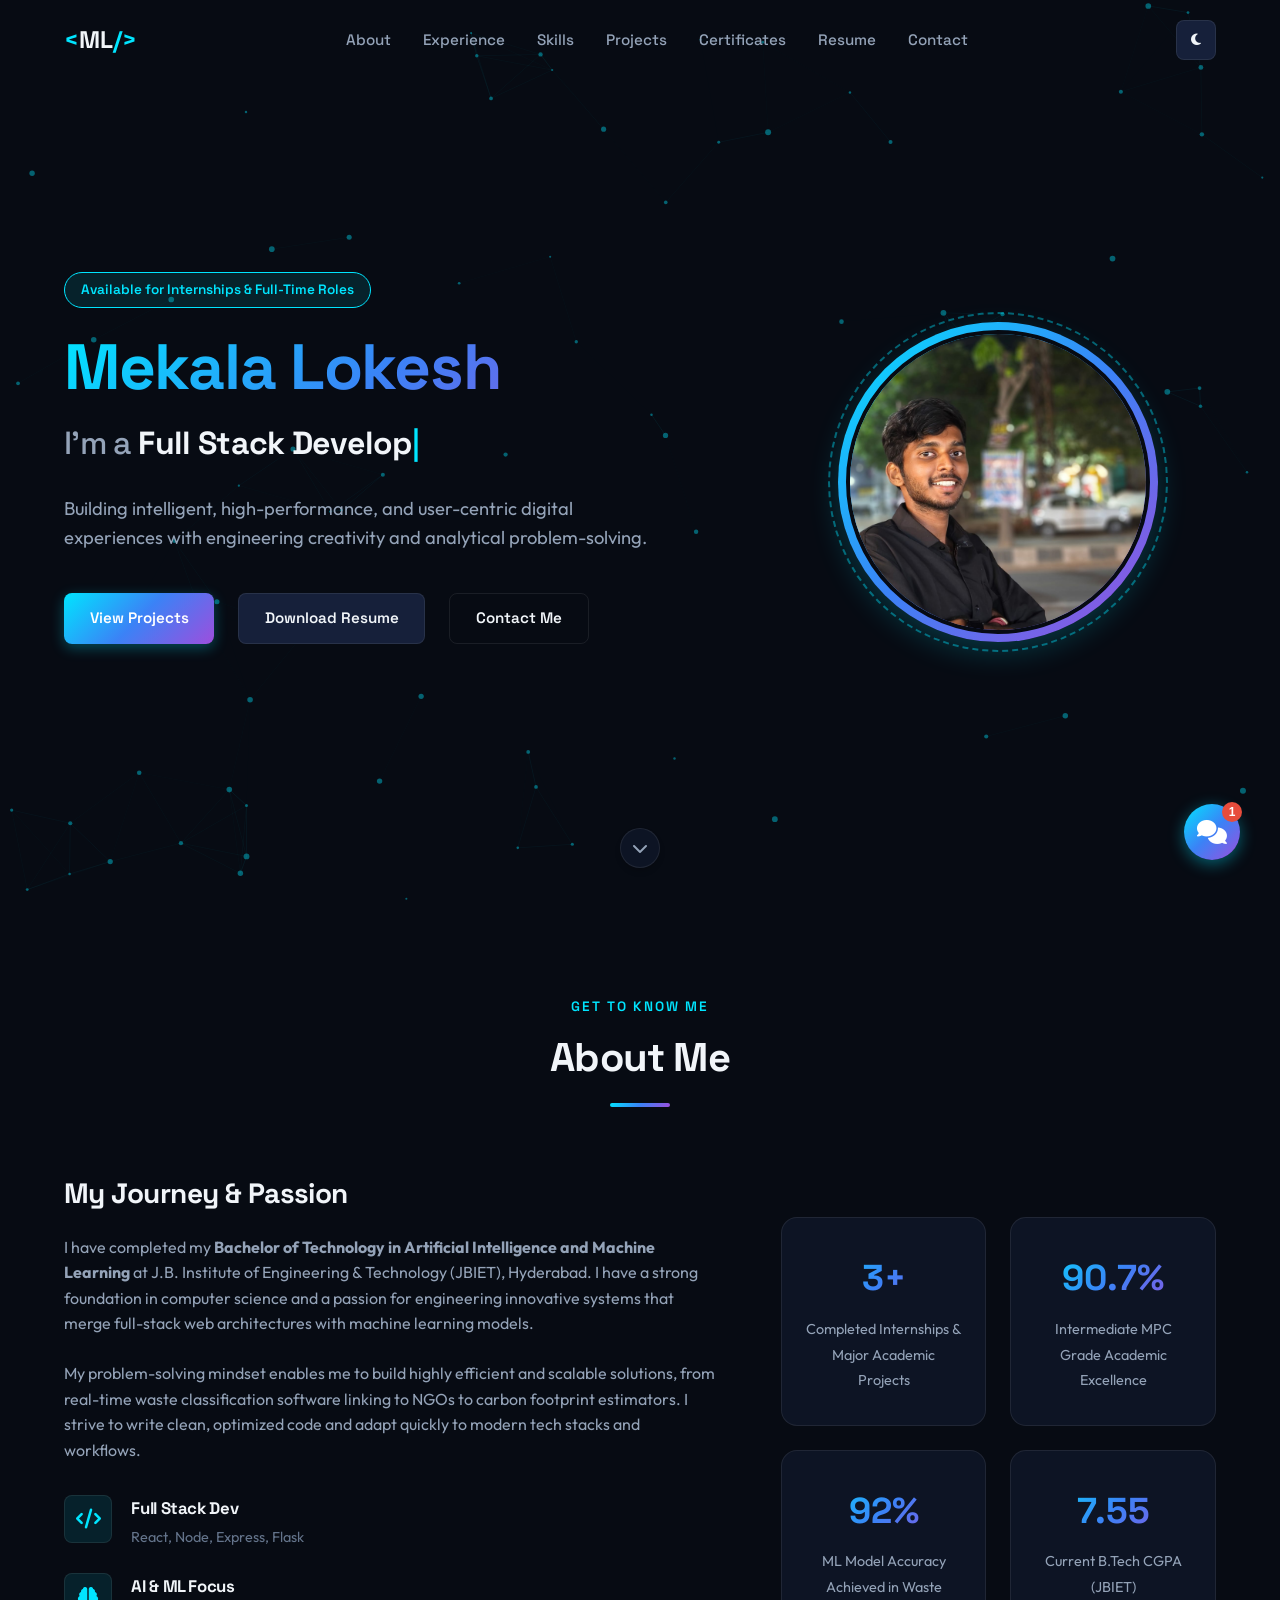
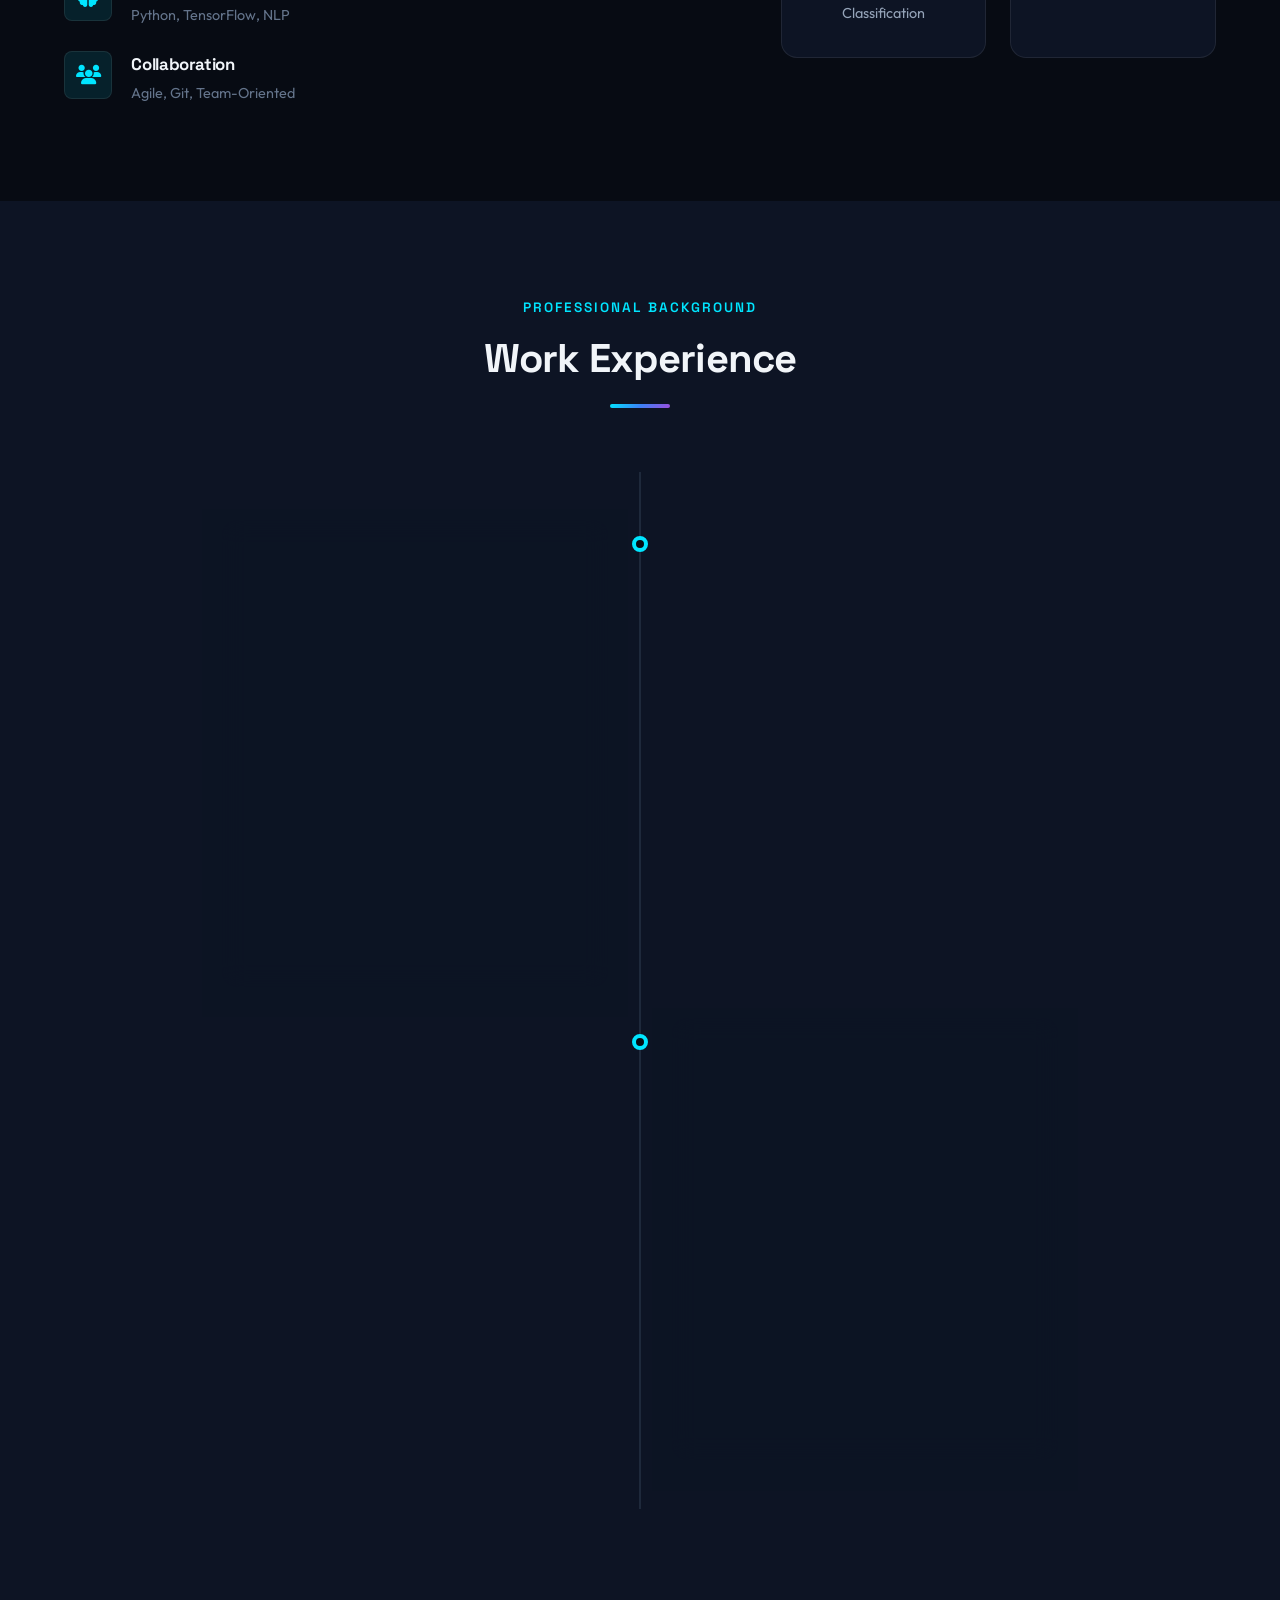
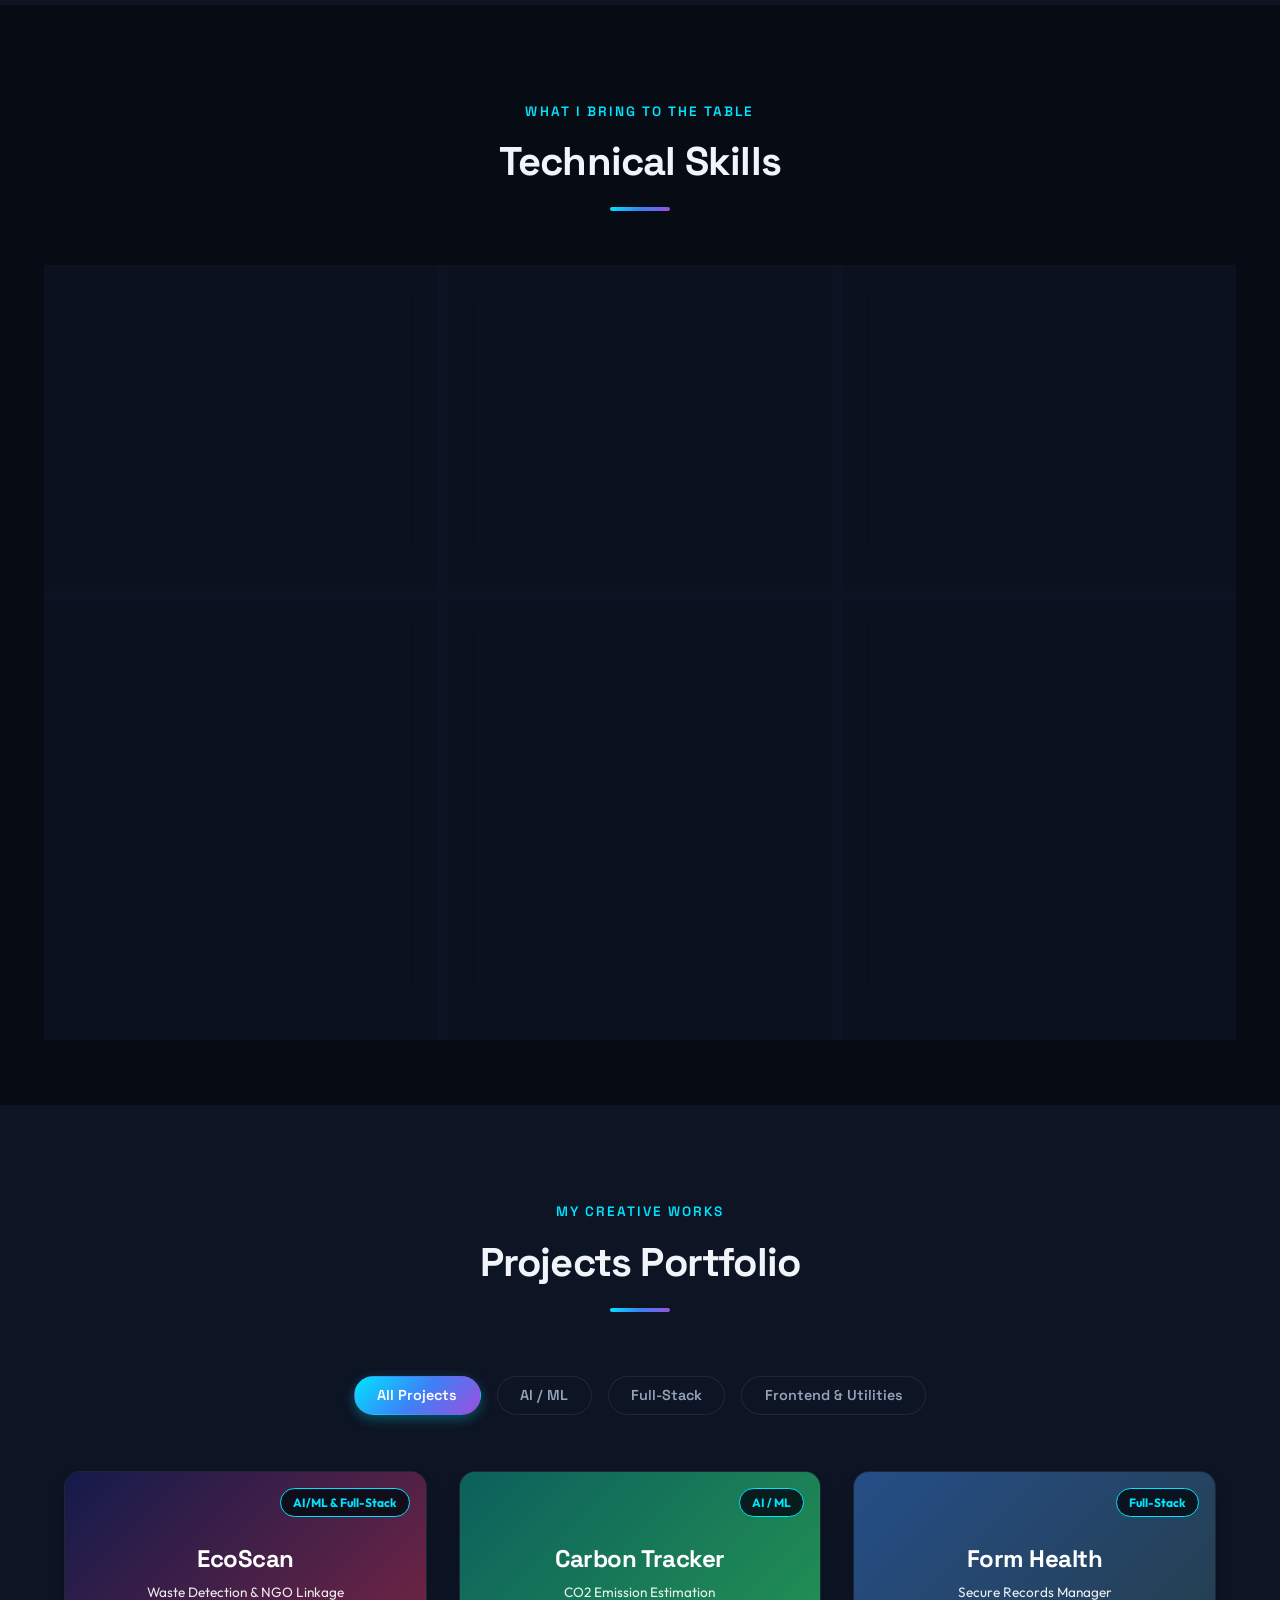
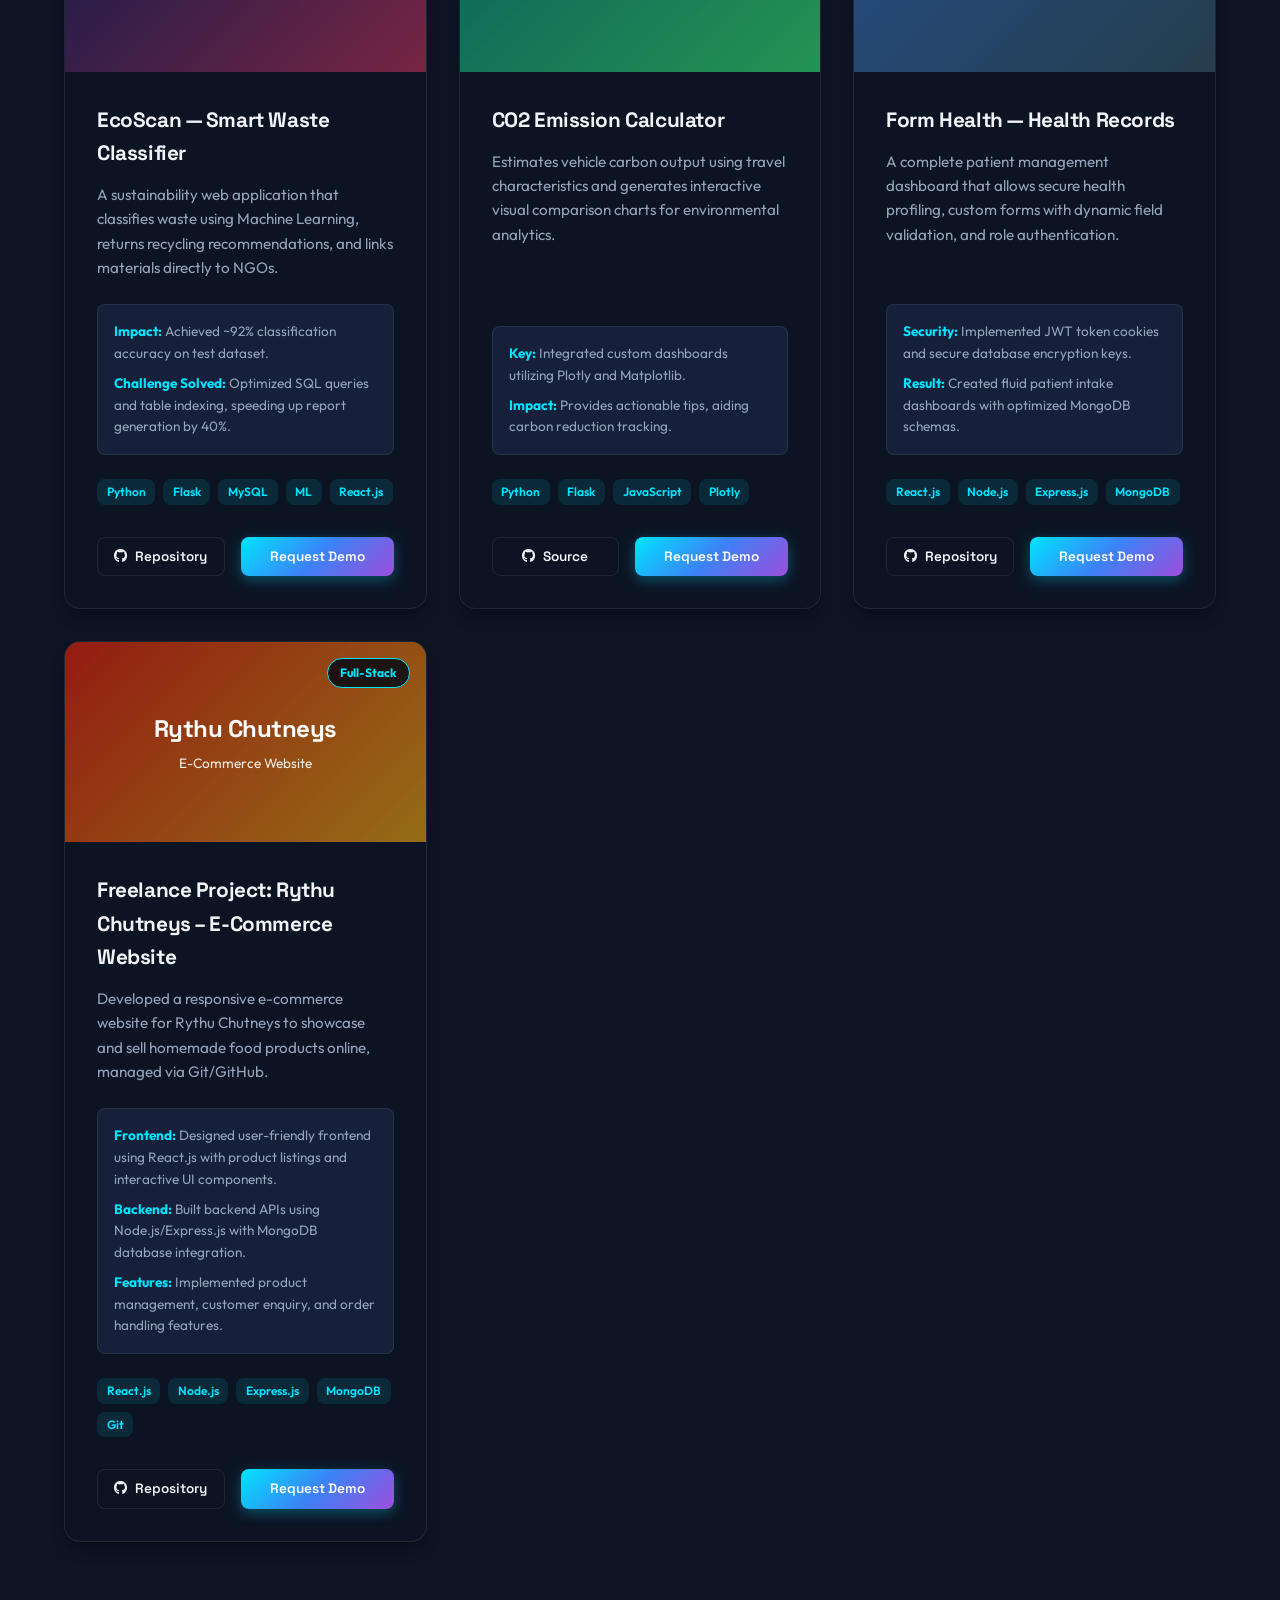
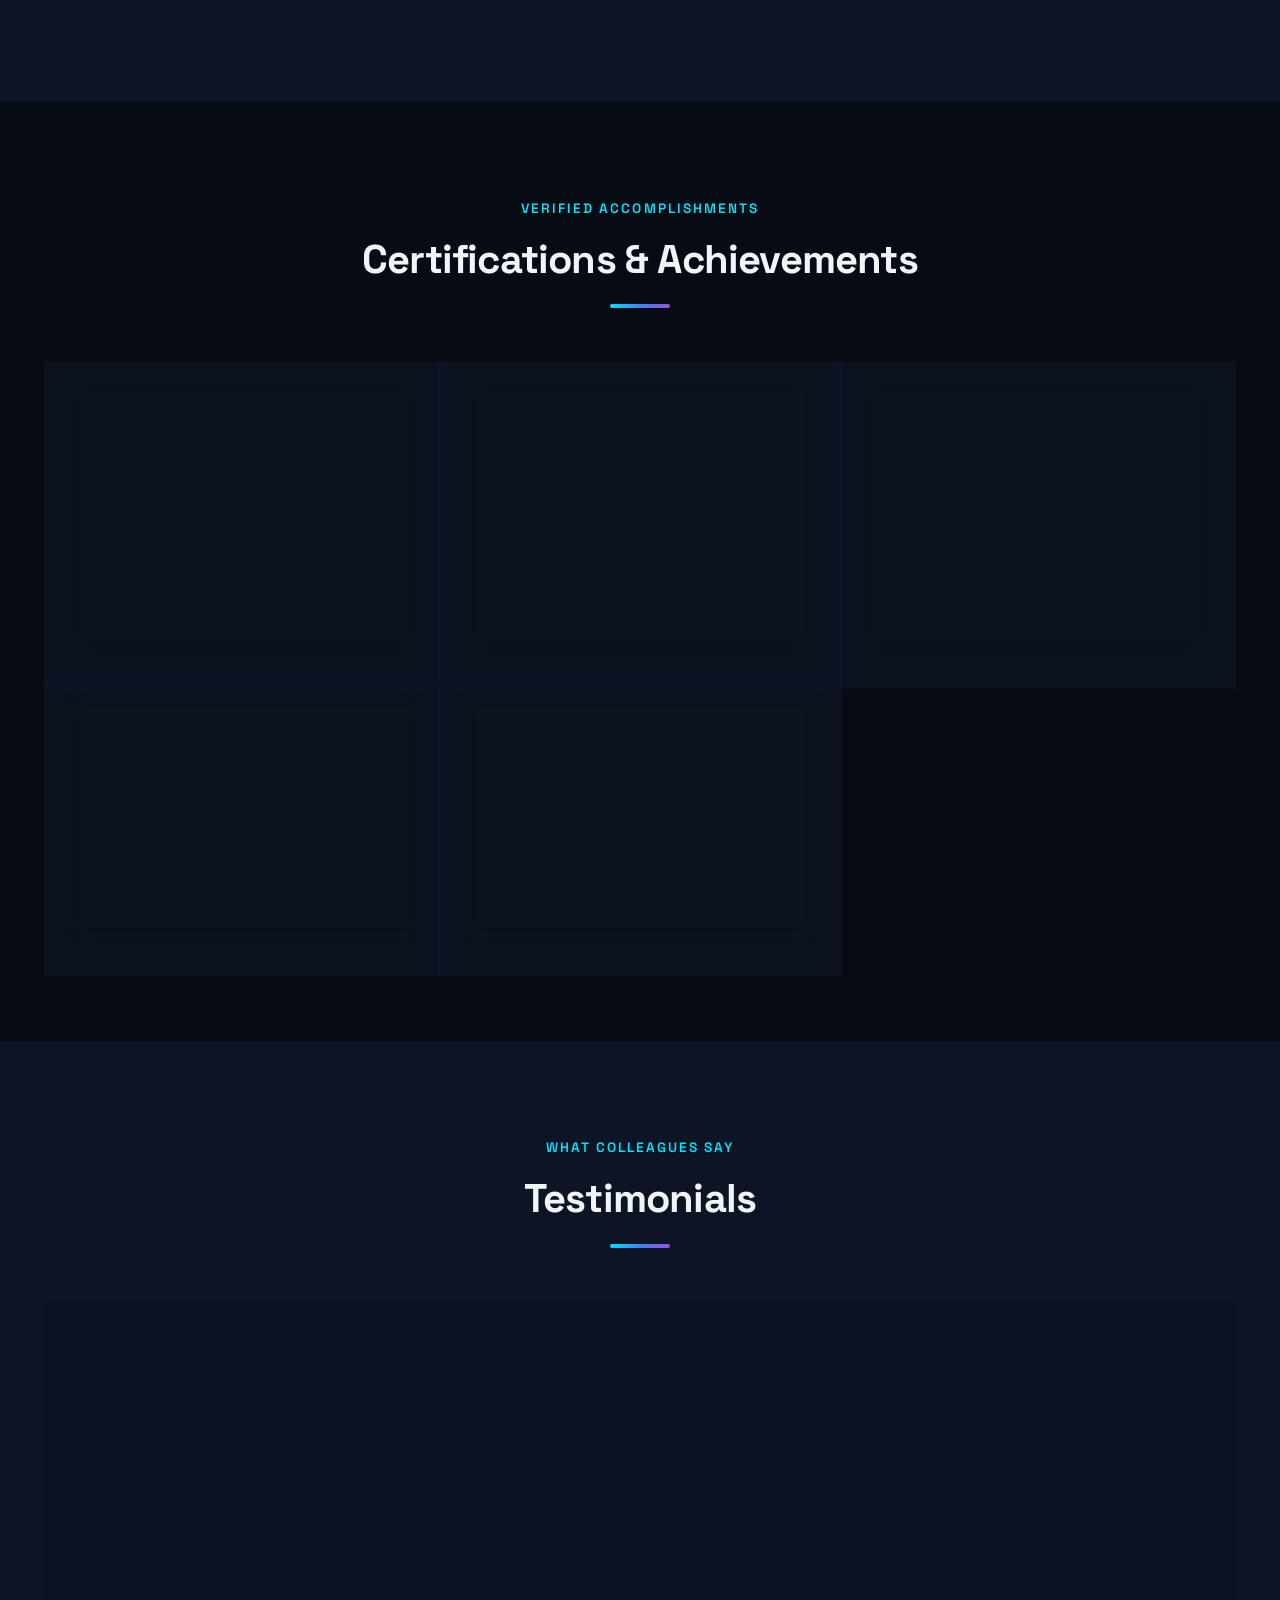
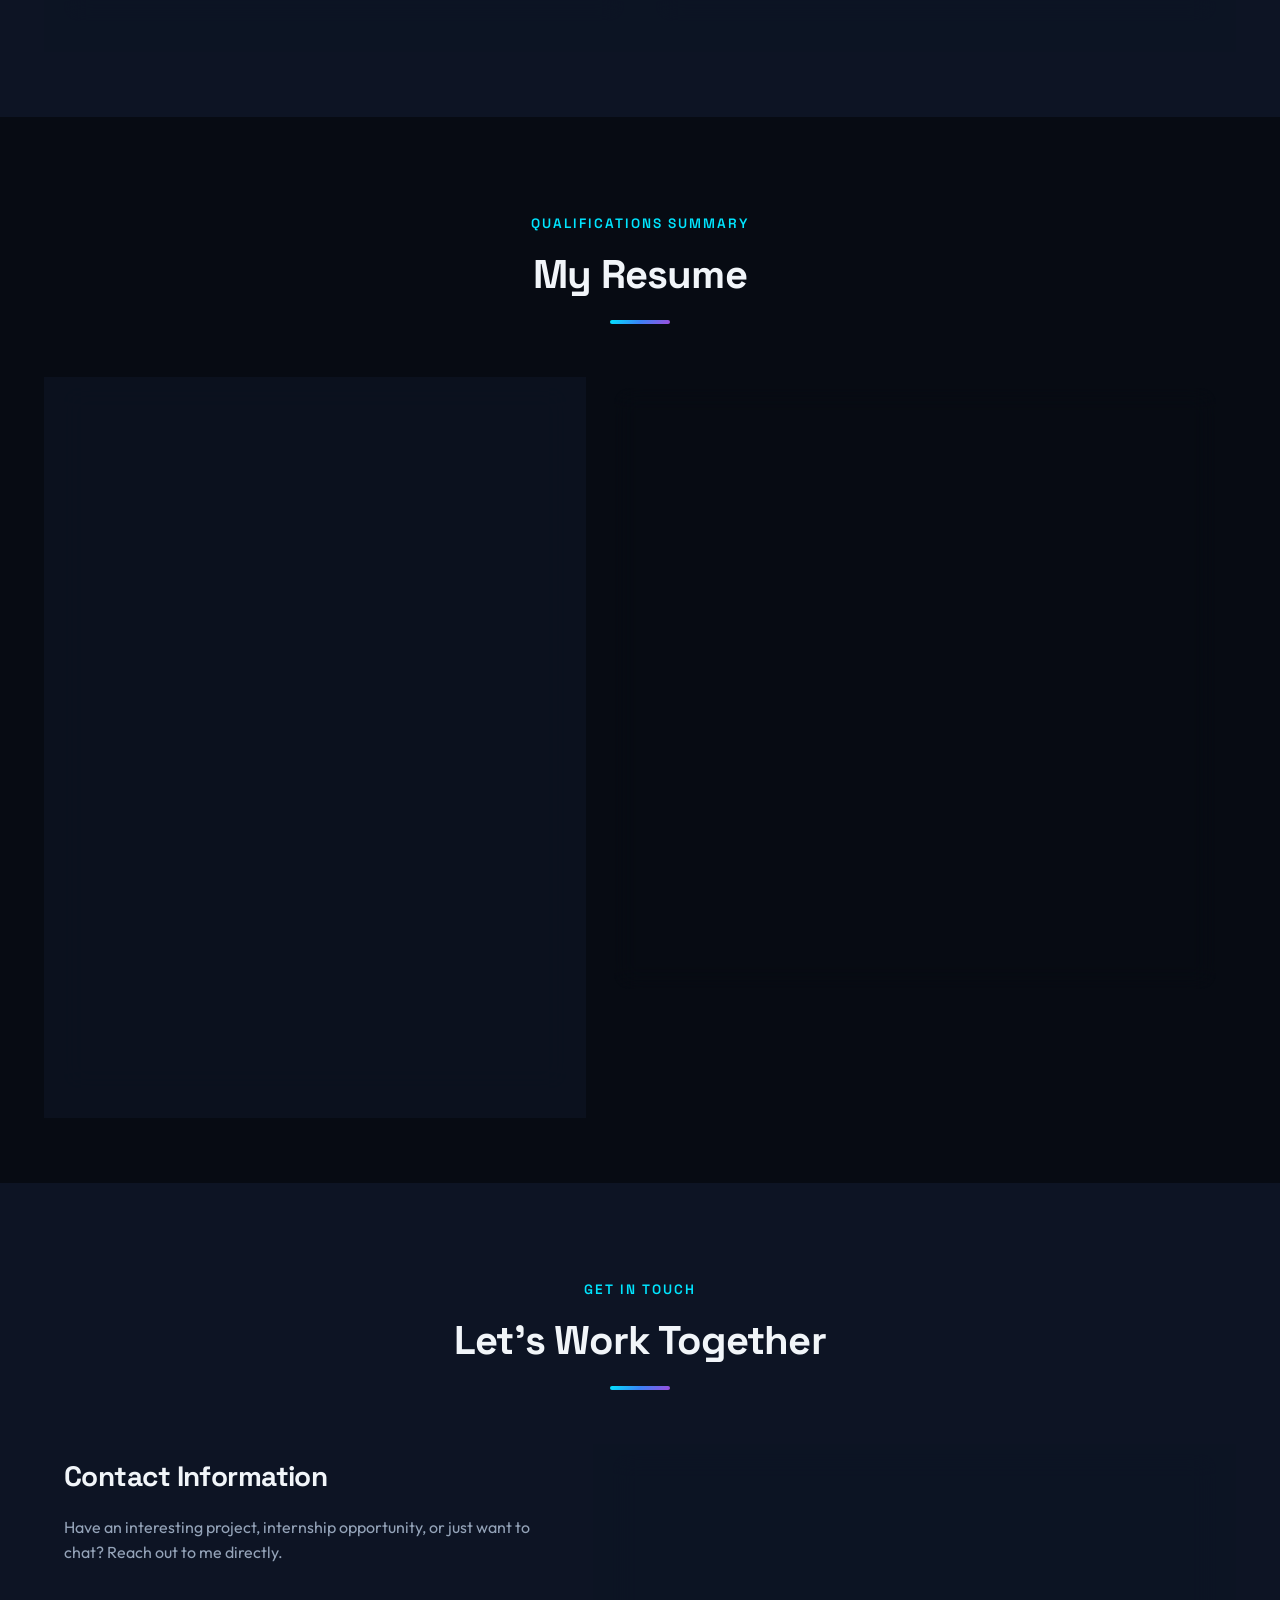
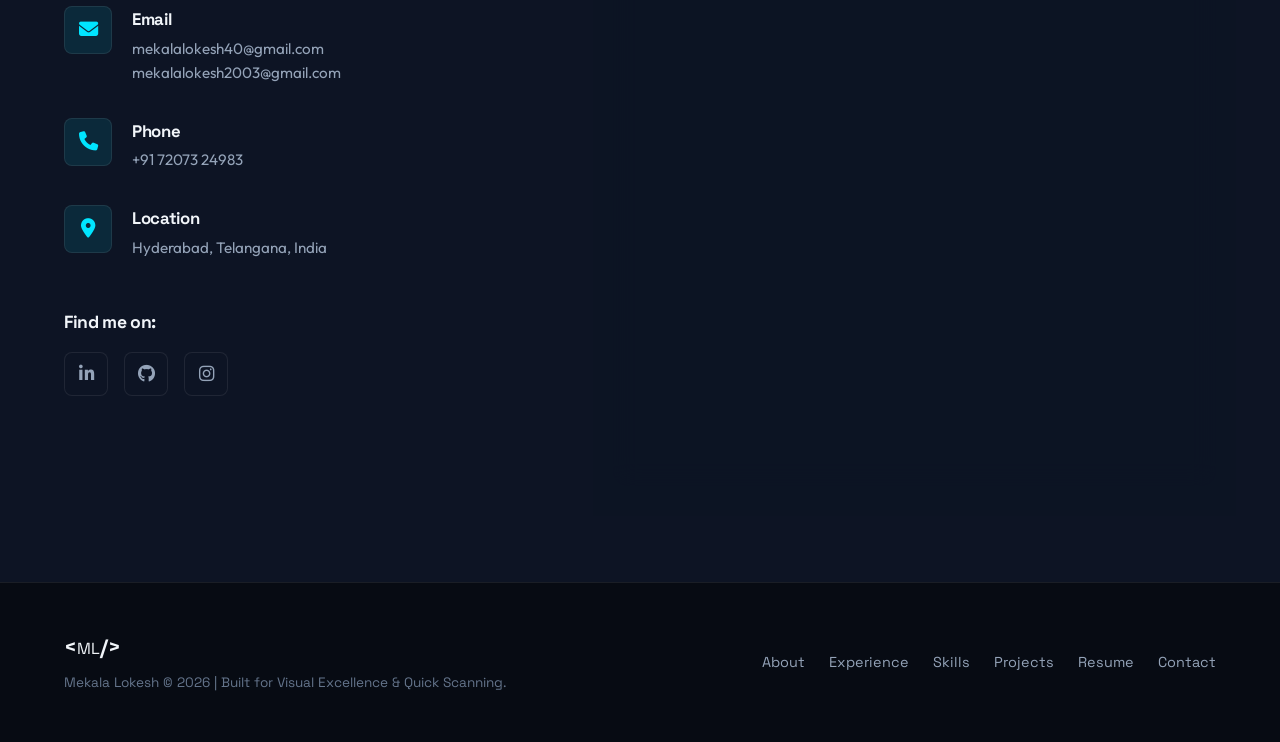
<file: index.html>
<!DOCTYPE html>
<html lang="en">
<head>
    <meta charset="UTF-8">
    <meta http-equiv="X-UA-Compatible" content="IE=edge">
    <meta name="viewport" content="width=device-width, initial-scale=1.0">
    <meta name="google-site-verification" content="_Rq-iRV1iwFMdVAt14S6tF854Ea41Ux-H7jJLnoevCc" />
    
    <!-- SEO Meta Tags -->
    <title>Mekala Lokesh | Full Stack Developer & AI/ML Engineer</title>
    <meta name="author" content="Mekala Lokesh">
    <meta name="description" content="Portfolio of Mekala Lokesh, a highly motivated Full Stack Developer and AI/ML Engineer. Explore projects like EcoScan, CO2 Emission Tracker, and Form Health.">
    <meta name="keywords" content="Mekala Lokesh, Lokesh, Full Stack Developer, AI ML Engineer, JBIET, EcoScan, Software Engineer Portfolio, Hyderabad Developer">
    
    <!-- Open Graph / Facebook -->
    <meta property="og:type" content="website">
    <meta property="og:title" content="Mekala Lokesh | Portfolio">
    <meta property="og:description" content="Explore my software projects, internships, and skill sets in Java, Python, React, Node.js, and Machine Learning.">
    <meta property="og:image" content="https://i.postimg.cc/Hx4nChpH/fbavatar-1630400663387-6838396024049256103.png">
    
    <!-- Twitter -->
    <meta property="twitter:card" content="summary_large_image">
    <meta property="twitter:title" content="Mekala Lokesh | Portfolio">
    <meta property="twitter:description" content="Explore my software projects, internships, and skill sets in Java, Python, React, Node.js, and Machine Learning.">
    
    <!-- Fonts & Icons -->
    <link rel="preconnect" href="https://fonts.googleapis.com">
    
    <link rel="preconnect" href="https://fonts.gstatic.com" crossorigin>
    <link href="https://fonts.googleapis.com/css2?family=Outfit:wght@300;400;500;600;700;800&family=Space+Grotesk:wght@400;500;600;700&display=swap" rel="stylesheet">
    <link rel="stylesheet" href="https://cdnjs.cloudflare.com/ajax/libs/font-awesome/6.4.0/css/all.min.css">
    
    <!-- Stylesheet -->
    <link rel="stylesheet" href="style.css">
    <link rel="shortcut icon" href="https://i.postimg.cc/Hx4nChpH/fbavatar-1630400663387-6838396024049256103.png" type="image/x-icon">
</head>
<body class="dark-theme">

    <!-- Loading Animation -->
    <div id="loader" class="loader-container">
        <div class="loader-content">
            <div class="spinner"></div>
            <p class="loader-text">Loading Lokesh's Portfolio...</p>
        </div>
    </div>

    <!-- Header Navigation -->
    <header class="header">
        <nav class="navbar" id="navbar">
            <div class="navbar-container container">
                <a href="#hero" class="navbar-brand">
                    <span class="logo-symbol">&lt;</span>ML<span class="logo-symbol">/&gt;</span>
                </a>
                <div class="nav-menu-wrapper">
                    <ul class="menu-items" id="menu-items">
                        <li><a href="#about" class="nav-link">About</a></li>
                        <li><a href="#experience" class="nav-link">Experience</a></li>
                        <li><a href="#skills" class="nav-link">Skills</a></li>
                        <li><a href="#projects" class="nav-link">Projects</a></li>
                        <li><a href="#certifications" class="nav-link">Certificates</a></li>
                        <li><a href="#resume" class="nav-link">Resume</a></li>
                        <li><a href="#contact" class="nav-link">Contact</a></li>
                    </ul>
                </div>
                <div class="nav-actions">
                    <!-- Theme Toggle -->
                    <button id="theme-toggle" class="theme-toggle-btn" aria-label="Toggle Theme">
                        <i class="fa-solid fa-moon moon-icon"></i>
                        <i class="fa-solid fa-sun sun-icon"></i>
                    </button>
                    <!-- Mobile Hamburger -->
                    <button class="hamburger-btn" id="hamburger-btn" aria-label="Open Menu">
                        <span class="bar-line"></span>
                        <span class="bar-line"></span>
                        <span class="bar-line"></span>
                    </button>
                </div>
            </div>
        </nav>
    </header>

    <!-- Hero Landing Section -->
    <section id="hero" class="hero-section">
        <canvas id="particles-canvas" class="particles-canvas"></canvas>
        <div class="container hero-container">
            <div class="hero-content">
                <div class="hero-badge">Available for Internships & Full-Time Roles</div>
                <h1 class="hero-name">Mekala Lokesh</h1>
                <h2 class="hero-title">
                    I'm a <span id="typing-text" class="text-accent"></span><span class="typed-cursor">|</span>
                </h2>
                <p class="hero-tagline">
                    Building intelligent, high-performance, and user-centric digital experiences with engineering creativity and analytical problem-solving.
                </p>
                <div class="hero-ctas">
                    <a href="#projects" class="btn btn-primary">View Projects</a>
                    <a href="assets/Lokesh_fullstack_developer.pdf" download="Lokesh_FullStack_Developer_Resume.pdf" class="btn btn-secondary">Download Resume</a>
                    <a href="#contact" class="btn btn-outline">Contact Me</a>
                </div>

            </div>
            <div class="hero-visual">
                <div class="avatar-frame">
                    <img src="assets/profile.png" alt="Mekala Lokesh Photo" class="avatar-image">
                    <div class="glow-ring"></div>
                </div>
            </div>
        </div>
        <div class="scroll-down-wrapper">
            <a href="#about" class="scroll-down-btn" aria-label="Scroll Down">
                <i class="fa-solid fa-chevron-down"></i>
            </a>
        </div>
    </section>

    <!-- About Me Section -->
    <section id="about" class="about-section section-padding reveal-element">
        <div class="container">
            <div class="section-header text-center">
                <span class="section-subtitle">Get To Know Me</span>
                <h2 class="section-title">About Me</h2>
                <div class="section-underline"></div>
            </div>
            <div class="about-grid">
                <div class="about-text">
                    <h3>My Journey & Passion</h3>
                    <p>
                        I have completed my <strong>Bachelor of Technology in Artificial Intelligence and Machine Learning</strong> at J.B. Institute of Engineering & Technology (JBIET), Hyderabad. I have a strong foundation in computer science and a passion for engineering innovative systems that merge full-stack web architectures with machine learning models.
                    </p>
                    <p>
                        My problem-solving mindset enables me to build highly efficient and scalable solutions, from real-time waste classification software linking to NGOs to carbon footprint estimators. I strive to write clean, optimized code and adapt quickly to modern tech stacks and workflows.
                    </p>
                    <div class="about-highlights">
                        <div class="highlight-item">
                            <div class="highlight-icon"><i class="fa-solid fa-code"></i></div>
                            <div class="highlight-info">
                                <h4>Full Stack Dev</h4>
                                <p>React, Node, Express, Flask</p>
                            </div>
                        </div>
                        <div class="highlight-item">
                            <div class="highlight-icon"><i class="fa-solid fa-brain"></i></div>
                            <div class="highlight-info">
                                <h4>AI & ML Focus</h4>
                                <p>Python, TensorFlow, NLP</p>
                            </div>
                        </div>
                        <div class="highlight-item">
                            <div class="highlight-icon"><i class="fa-solid fa-users"></i></div>
                            <div class="highlight-info">
                                <h4>Collaboration</h4>
                                <p>Agile, Git, Team-Oriented</p>
                            </div>
                        </div>
                    </div>
                </div>
                <div class="about-metrics">
                    <div class="metric-card">
                        <span class="metric-num">3+</span>
                        <span class="metric-label">Completed Internships & Major Academic Projects</span>
                    </div>
                    <div class="metric-card">
                        <span class="metric-num">90.7%</span>
                        <span class="metric-label">Intermediate MPC Grade Academic Excellence</span>
                    </div>
                    <div class="metric-card">
                        <span class="metric-num">92%</span>
                        <span class="metric-label">ML Model Accuracy Achieved in Waste Classification</span>
                    </div>
                    <div class="metric-card">
                        <span class="metric-num">7.55</span>
                        <span class="metric-label">Current B.Tech CGPA (JBIET)</span>
                    </div>
                </div>
            </div>
        </div>
    </section>

    <!-- Experience Timeline Section -->
    <section id="experience" class="experience-section section-padding section-bg-alt reveal-element">
        <div class="container">
            <div class="section-header text-center">
                <span class="section-subtitle">Professional Background</span>
                <h2 class="section-title">Work Experience</h2>
                <div class="section-underline"></div>
            </div>
            <div class="timeline">
                <!-- Experience Item 1 -->
                <div class="timeline-item left">
                    <div class="timeline-dot"></div>
                    <div class="timeline-content glass-card">
                        <div class="timeline-header">
                            <span class="timeline-period">Jun 2025 – Oct 2025</span>
                            <h3 class="timeline-role">Software Development Intern</h3>
                            <h4 class="timeline-org">Hexart.in <span class="location">| Mehdipatnam, Hyderabad</span></h4>
                        </div>
                        <ul class="timeline-tasks">
                            <li>Developed <strong>EcoScan</strong>, a sustainability waste detection web app using Flask and React.js.</li>
                            <li>Optimized MySQL queries and database schemas, improving performance and page load speed by 40%.</li>
                            <li>Participated in Agile standups, code reviews, and Git version control workflows.</li>
                        </ul>
                        <div class="timeline-tags">
                            <span class="tag">React.js</span>
                            <span class="tag">Node.js</span>
                            <span class="tag">Flask</span>
                            <span class="tag">Python</span>
                            <span class="tag">MySQL</span>
                            <span class="tag">Git</span>
                        </div>
                    </div>
                </div>

                <!-- Experience Item 2 -->
                <div class="timeline-item right">
                    <div class="timeline-dot"></div>
                    <div class="timeline-content glass-card">
                        <div class="timeline-header">
                            <span class="timeline-period">Oct 2024 – Nov 2024</span>
                            <h3 class="timeline-role">Data Science Intern</h3>
                            <h4 class="timeline-org">1stop.ai <span class="location">| Bangalore (Remote/HSR Layout)</span></h4>
                        </div>
                        <ul class="timeline-tasks">
                            <li>Designed and trained an NLP-based <strong>Hate Speech Detection model</strong> using Python.</li>
                            <li>Preprocessed datasets using NLP libraries like <strong>NLTK</strong> and <strong>spaCy</strong>.</li>
                            <li>Trained and deployed Naive Bayes and SVM classification models on a web dashboard.</li>
                        </ul>
                        <div class="timeline-tags">
                            <span class="tag">Python</span>
                            <span class="tag">Machine Learning</span>
                            <span class="tag">NLP</span>
                            <span class="tag">NLTK</span>
                            <span class="tag">Flask</span>
                            <span class="tag">spaCy</span>
                        </div>
                    </div>
                </div>
            </div>
        </div>
    </section>

    <!-- Technical Skills Section -->
    <section id="skills" class="skills-section section-padding reveal-element">
        <div class="container">
            <div class="section-header text-center">
                <span class="section-subtitle">What I Bring to the Table</span>
                <h2 class="section-title">Technical Skills</h2>
                <div class="section-underline"></div>
            </div>
            <div class="skills-grid">
                <!-- Languages Card -->
                <div class="skill-card glass-card">
                    <div class="skill-icon-header">
                        <i class="fa-solid fa-code"></i>
                        <h3>Languages</h3>
                    </div>
                    <div class="skill-badge-container">
                        <span class="skill-badge">JavaScript</span>
                        <span class="skill-badge">Python</span>
                        <span class="skill-badge">Java</span>
                    </div>
                </div>

                <!-- Frontend Card -->
                <div class="skill-card glass-card">
                    <div class="skill-icon-header">
                        <i class="fa-solid fa-laptop-code"></i>
                        <h3>Frontend</h3>
                    </div>
                    <div class="skill-badge-container">
                        <span class="skill-badge">React.js</span>
                        <span class="skill-badge">Next.js</span>
                        <span class="skill-badge">HTML5 / CSS3</span>
                        <span class="skill-badge">Bootstrap</span>
                        <span class="skill-badge">SASS</span>
                    </div>
                </div>

                <!-- Backend & Databases Card -->
                <div class="skill-card glass-card">
                    <div class="skill-icon-header">
                        <i class="fa-solid fa-server"></i>
                        <h3>Backend & Databases</h3>
                    </div>
                    <div class="skill-badge-container">
                        <span class="skill-badge">Node.js / Express.js</span>
                        <span class="skill-badge">Flask (Python)</span>
                        <span class="skill-badge">Spring Boot</span>
                        <span class="skill-badge">MySQL</span>
                        <span class="skill-badge">MongoDB</span>
                    </div>
                </div>

                <!-- AI/ML & Core Subjects Card -->
                <div class="skill-card glass-card">
                    <div class="skill-icon-header">
                        <i class="fa-solid fa-brain"></i>
                        <h3>AI/ML & Core CS</h3>
                    </div>
                    <div class="skill-badge-container">
                        <span class="skill-badge">Machine Learning (Scikit-Learn)</span>
                        <span class="skill-badge">NLP (NLTK, spaCy)</span>
                        <span class="skill-badge">Data Structures & Algorithms</span>
                        <span class="skill-badge">DBMS / OS / Networks</span>
                    </div>
                </div>

                <!-- Tools & Platforms Card -->
                <div class="skill-card glass-card">
                    <div class="skill-icon-header">
                        <i class="fa-solid fa-toolbox"></i>
                        <h3>Tools & Platforms</h3>
                    </div>
                    <div class="skill-badge-container">
                        <span class="skill-badge"><i class="fa-brands fa-git-alt"></i> Git</span>
                        <span class="skill-badge"><i class="fa-brands fa-github"></i> GitHub</span>
                        <span class="skill-badge"><i class="fa-solid fa-terminal"></i> VS Code</span>
                        <span class="skill-badge"><i class="fa-solid fa-circle-play"></i> Postman</span>
                        <span class="skill-badge"><i class="fa-solid fa-cubes"></i> Eclipse</span>
                    </div>
                </div>

                <!-- Soft Skills Card -->
                <div class="skill-card glass-card">
                    <div class="skill-icon-header">
                        <i class="fa-solid fa-comments"></i>
                        <h3>Soft Skills</h3>
                    </div>
                    <div class="skill-badge-container">
                        <span class="skill-badge">Analytical Problem Solving</span>
                        <span class="skill-badge">Technical Presentation</span>
                        <span class="skill-badge">Adaptive Learning</span>
                        <span class="skill-badge">Team Collaboration</span>
                        <span class="skill-badge">Agile Mindset</span>
                    </div>
                </div>
            </div>
        </div>
    </section>

    <!-- Projects Section -->
    <section id="projects" class="projects-section section-padding section-bg-alt reveal-element">
        <div class="container">
            <div class="section-header text-center">
                <span class="section-subtitle">My Creative Works</span>
                <h2 class="section-title">Projects Portfolio</h2>
                <div class="section-underline"></div>
            </div>

            <!-- Filters -->
            <div class="project-filters">
                <button class="filter-btn active" data-filter="all">All Projects</button>
                <button class="filter-btn" data-filter="ai-ml">AI / ML</button>
                <button class="filter-btn" data-filter="full-stack">Full-Stack</button>
                <button class="filter-btn" data-filter="frontend">Frontend & Utilities</button>
            </div>

            <!-- Projects Grid -->
            <div class="projects-grid" id="projects-grid">
                
                <!-- Project 1 -->
                <div class="project-card glass-card" data-category="ai-ml full-stack">
                    <div class="project-banner">
                        <div class="project-overlay">
                            <h3>EcoScan</h3>
                            <p>Waste Detection & NGO Linkage</p>
                        </div>
                        <div class="project-cat-badge">AI/ML & Full-Stack</div>
                    </div>
                    <div class="project-details">
                        <h3 class="project-title">EcoScan — Smart Waste Classifier</h3>
                        <p class="project-description">
                            A sustainability web application that classifies waste using Machine Learning, returns recycling recommendations, and links materials directly to NGOs.
                        </p>
                        <div class="project-highlights">
                            <span><strong>Impact:</strong> Achieved ~92% classification accuracy on test dataset.</span>
                            <span><strong>Challenge Solved:</strong> Optimized SQL queries and table indexing, speeding up report generation by 40%.</span>
                        </div>
                        <div class="project-tech">
                            <span class="tech-tag">Python</span>
                            <span class="tech-tag">Flask</span>
                            <span class="tech-tag">MySQL</span>
                            <span class="tech-tag">ML</span>
                            <span class="tech-tag">React.js</span>
                        </div>
                        <div class="project-links">
                            <a href="https://github.com/mekalalokesh03" target="_blank" class="btn btn-sm btn-outline"><i class="fa-brands fa-github"></i> Repository</a>
                            <a href="#contact" class="btn btn-sm btn-primary">Request Demo</a>
                        </div>
                    </div>
                </div>

                <!-- Project 2 -->
                <div class="project-card glass-card" data-category="ai-ml">
                    <div class="project-banner bg-gradient-co2">
                        <div class="project-overlay">
                            <h3>Carbon Tracker</h3>
                            <p>CO2 Emission Estimation</p>
                        </div>
                        <div class="project-cat-badge">AI / ML</div>
                    </div>
                    <div class="project-details">
                        <h3 class="project-title">CO2 Emission Calculator</h3>
                        <p class="project-description">
                            Estimates vehicle carbon output using travel characteristics and generates interactive visual comparison charts for environmental analytics.
                        </p>
                        <div class="project-highlights">
                            <span><strong>Key:</strong> Integrated custom dashboards utilizing Plotly and Matplotlib.</span>
                            <span><strong>Impact:</strong> Provides actionable tips, aiding carbon reduction tracking.</span>
                        </div>
                        <div class="project-tech">
                            <span class="tech-tag">Python</span>
                            <span class="tech-tag">Flask</span>
                            <span class="tech-tag">JavaScript</span>
                            <span class="tech-tag">Plotly</span>
                        </div>
                        <div class="project-links">
                            <a href="https://github.com/mekalalokesh03" target="_blank" class="btn btn-sm btn-outline"><i class="fa-brands fa-github"></i> Source</a>
                            <a href="#contact" class="btn btn-sm btn-primary">Request Demo</a>
                        </div>
                    </div>
                </div>

                <!-- Project 3 -->
                <div class="project-card glass-card" data-category="full-stack">
                    <div class="project-banner bg-gradient-health">
                        <div class="project-overlay">
                            <h3>Form Health</h3>
                            <p>Secure Records Manager</p>
                        </div>
                        <div class="project-cat-badge">Full-Stack</div>
                    </div>
                    <div class="project-details">
                        <h3 class="project-title">Form Health — Health Records</h3>
                        <p class="project-description">
                            A complete patient management dashboard that allows secure health profiling, custom forms with dynamic field validation, and role authentication.
                        </p>
                        <div class="project-highlights">
                            <span><strong>Security:</strong> Implemented JWT token cookies and secure database encryption keys.</span>
                            <span><strong>Result:</strong> Created fluid patient intake dashboards with optimized MongoDB schemas.</span>
                        </div>
                        <div class="project-tech">
                            <span class="tech-tag">React.js</span>
                            <span class="tech-tag">Node.js</span>
                            <span class="tech-tag">Express.js</span>
                            <span class="tech-tag">MongoDB</span>
                        </div>
                        <div class="project-links">
                            <a href="https://github.com/mekalalokesh03" target="_blank" class="btn btn-sm btn-outline"><i class="fa-brands fa-github"></i> Repository</a>
                            <a href="https://form-health.onrender.com" target="_blank" class="btn btn-sm btn-primary">Request Demo</a>
                        </div>
                    </div>
                </div>

                <!-- Project 4 -->
                <div class="project-card glass-card" data-category="full-stack frontend">
                    <div class="project-banner bg-gradient-rythu">
                        <div class="project-overlay">
                            <h3>Rythu Chutneys</h3>
                            <p>E-Commerce Website</p>
                        </div>
                        <div class="project-cat-badge">Full-Stack</div>
                    </div>
                    <div class="project-details">
                        <h3 class="project-title">Freelance Project: Rythu Chutneys – E-Commerce Website</h3>
                        <p class="project-description">
                            Developed a responsive e-commerce website for Rythu Chutneys to showcase and sell homemade food products online, managed via Git/GitHub.
                        </p>
                        <div class="project-highlights">
                            <span><strong>Frontend:</strong> Designed user-friendly frontend using React.js with product listings and interactive UI components.</span>
                            <span><strong>Backend:</strong> Built backend APIs using Node.js/Express.js with MongoDB database integration.</span>
                            <span><strong>Features:</strong> Implemented product management, customer enquiry, and order handling features.</span>
                        </div>
                        <div class="project-tech">
                            <span class="tech-tag">React.js</span>
                            <span class="tech-tag">Node.js</span>
                            <span class="tech-tag">Express.js</span>
                            <span class="tech-tag">MongoDB</span>
                            <span class="tech-tag">Git</span>
                        </div>
                        <div class="project-links">
                            <a href="https://github.com/mekalalokesh03" target="_blank" class="btn btn-sm btn-outline"><i class="fa-brands fa-github"></i> Repository</a>
                            <a href="https://rythu-chutneys-5pt0.onrender.com" target="_blank" class="btn btn-sm btn-primary">Request Demo</a>
                        </div>
                    </div>
                </div>
            </div>


        </div>
    </section>

    <!-- Certifications & Achievements Section -->
    <section id="certifications" class="certifications-section section-padding reveal-element">
        <div class="container">
            <div class="section-header text-center">
                <span class="section-subtitle">Verified Accomplishments</span>
                <h2 class="section-title">Certifications & Achievements</h2>
                <div class="section-underline"></div>
            </div>
            <div class="certifications-grid">
                
                <!-- Internship Certification -->
                <div class="cert-card glass-card" onclick="window.open('assets/cert_internship.png', '_blank')" style="cursor: pointer;">
                    <div class="cert-icon"><i class="fa-solid fa-briefcase"></i></div>
                    <div class="cert-body">
                        <h3>Software Development Internship</h3>
                        <p class="cert-issuer">Hexart.in</p>
                        <p class="cert-desc">Hands-on experience developing EcoScan waste classification app, building backend Flask APIs, and integrating frontend React components.</p>
                    </div>
                </div>

                <!-- Cert 1 -->
                <div class="cert-card glass-card">
                    <div class="cert-icon"><i class="fa-solid fa-graduation-cap"></i></div>
                    <div class="cert-body">
                        <h3>Full Stack Java Certification</h3>
                        <p class="cert-issuer">International School of Management (ISM)</p>
                        <p class="cert-desc">Detailed training in OOP concepts, Database integrations, Spring modules, and Java Enterprise features.</p>
                    </div>
                </div>

                <!-- Cert 2 -->
                <div class="cert-card glass-card" onclick="window.open('assets/cert_python.jpg', '_blank')" style="cursor: pointer;">
                    <div class="cert-icon"><i class="fa-brands fa-python"></i></div>
                    <div class="cert-body">
                        <h3>Full Stack Python</h3>
                        <p class="cert-issuer">GeeksforGeeks</p>
                        <p class="cert-desc">Comprehensive training in Python script structures, Django, backend APIs, and algorithms.</p>
                    </div>
                </div>

                <!-- Cert 3 -->
                <div class="cert-card glass-card" onclick="window.open('assets/cert_java.png', '_blank')" style="cursor: pointer;">
                    <div class="cert-icon"><i class="fa-solid fa-certificate"></i></div>
                    <div class="cert-body">
                        <h3>Java Programming</h3>
                        <p class="cert-issuer">NPTEL (IIT Course)</p>
                        <p class="cert-desc">National Program on Technology Enhanced Learning. Certified in core language architecture and system applications.</p>
                    </div>
                </div>

                <!-- Cert 5 -->
                <div class="cert-card glass-card" onclick="window.open('assets/cert_hackathon.png', '_blank')" style="cursor: pointer;">
                    <div class="cert-icon"><i class="fa-solid fa-trophy"></i></div>
                    <div class="cert-body">
                        <h3>Hackathon Participant</h3>
                        <p class="cert-issuer">J.B. Institute of Engineering & Technology</p>
                        <p class="cert-desc">Competed in student technical events, creating fast prototypes and presenting projects to evaluation juries.</p>
                    </div>
                </div>
            </div>
        </div>
    </section>

    <!-- Testimonials Section -->
    <section id="testimonials" class="testimonials-section section-padding section-bg-alt reveal-element">
        <div class="container">
            <div class="section-header text-center">
                <span class="section-subtitle">What Colleagues Say</span>
                <h2 class="section-title">Testimonials</h2>
                <div class="section-underline"></div>
            </div>
            <div class="testimonials-grid">
                
                <!-- Testimonial 1 -->
                <div class="testimonial-card glass-card">
                    <div class="stars"><i class="fa-solid fa-star"></i><i class="fa-solid fa-star"></i><i class="fa-solid fa-star"></i><i class="fa-solid fa-star"></i><i class="fa-solid fa-star"></i></div>
                    <p class="testimonial-text">
                        "Lokesh is a dedicated problem solver. During our internship collaboration on EcoScan, he designed highly clean APIs and took full responsibility for our database performance audits."
                    </p>
                    <div class="testimonial-author">
                        <div class="author-avatar"><i class="fa-solid fa-user-tie"></i></div>
                        <div class="author-info">
                            <h4>Hexart.in Intern Teammate</h4>
                            <p>Software Engineering Peer</p>
                        </div>
                    </div>
                </div>

                <!-- Testimonial 2 -->
                <div class="testimonial-card glass-card">
                    <div class="stars"><i class="fa-solid fa-star"></i><i class="fa-solid fa-star"></i><i class="fa-solid fa-star"></i><i class="fa-solid fa-star"></i><i class="fa-solid fa-star"></i></div>
                    <p class="testimonial-text">
                        "Lokesh displayed high academic curiosity in his Artificial Intelligence and Machine Learning coursework. His project on Hate Speech moderation demonstrates excellent execution in data preprocessing."
                    </p>
                    <div class="testimonial-author">
                        <div class="author-avatar"><i class="fa-solid fa-user-graduate"></i></div>
                        <div class="author-info">
                            <h4>JBIET Professor</h4>
                            <p>Department of AIML, JBIET</p>
                        </div>
                    </div>
                </div>
            </div>
        </div>
    </section>

    <!-- Resume Area -->
    <section id="resume" class="resume-section section-padding reveal-element">
        <div class="container">
            <div class="section-header text-center">
                <span class="section-subtitle">Qualifications Summary</span>
                <h2 class="section-title">My Resume</h2>
                <div class="section-underline"></div>
            </div>
            
            <div class="resume-wrapper">
                <div class="resume-downloads glass-card">
                    <h3>Select Resume Theme</h3>
                    <p>Recruiter-friendly and ATS-optimized versions tailored for different hiring scopes:</p>
                    <div class="download-buttons">
                        <a href="assets/Lokesh_fullstack_developer.pdf" download="Lokesh_FullStack_Developer_Resume.pdf" class="btn btn-primary btn-block">
                            <i class="fa-solid fa-download"></i> Download Full-Stack Resume
                        </a>
                        <a href="assets/Lokesh_Frontend_Developer.pdf" download="Lokesh_Frontend_Developer_Resume.pdf" class="btn btn-outline btn-block">
                            <i class="fa-solid fa-laptop-code"></i> Frontend Focus Resume
                        </a>
                    </div>
                    <div class="edu-highlights">
                        <h4>Education</h4>
                        <div class="edu-item">
                            <h5>B.Tech — Computer Science (AI & ML)</h5>
                            <p class="edu-inst">J. B. Institute of Engineering & Technology, Hyderabad</p>
                            <p class="edu-meta">2022 – 2026 | CGPA: 7.55 / 10</p>
                        </div>
                        <div class="edu-item">
                            <h5>Intermediate (MPC)</h5>
                            <p class="edu-inst">Prathibha Junior College, Mahbubnagar</p>
                            <p class="edu-meta">2020 – 2022 | Percentage: 90.7%</p>
                        </div>
                    </div>
                </div>

                <div class="resume-preview glass-card">
                    <div class="preview-header">
                        <h3>Interactive Digital Preview</h3>
                        <span class="live-badge"><span class="dot"></span> Active</span>
                    </div>
                    <div class="digital-resume-container">
                        <div class="digital-resume-header">
                            <h4>Mekala Lokesh</h4>
                            <p>mekalalokesh40@gmail.com | +91 72073 24983</p>
                            <p>Hyderabad, Telangana, India</p>
                        </div>
                        <div class="digital-resume-section">
                            <h5>Professional Summary</h5>
                            <p>B.Tech AI & ML Student with hands-on software experience. Skilled in React, Node.js, Express, Flask, and MongoDB. Strong in problem solving, code optimizations, and database structure.</p>
                        </div>
                        <div class="digital-resume-section">
                            <h5>Core Competencies</h5>
                            <div class="competencies-grid">
                                <span>Java & Python</span>
                                <span>React & Node</span>
                                <span>Flask API Design</span>
                                <span>SQL & Mongo Optimization</span>
                            </div>
                        </div>
                    </div>
                </div>
            </div>
        </div>
    </section>

    <!-- Contact Section -->
    <section id="contact" class="contact-section section-padding section-bg-alt reveal-element">
        <div class="container">
            <div class="section-header text-center">
                <span class="section-subtitle">Get In Touch</span>
                <h2 class="section-title">Let's Work Together</h2>
                <div class="section-underline"></div>
            </div>

            <div class="contact-wrapper">
                <!-- Info cards -->
                <div class="contact-info">
                    <h3>Contact Information</h3>
                    <p>Have an interesting project, internship opportunity, or just want to chat? Reach out to me directly.</p>
                    
                    <div class="contact-details-list">
                        <div class="info-item">
                            <div class="info-icon"><i class="fa-solid fa-envelope"></i></div>
                            <div class="info-content">
                                <h4>Email</h4>
                                <p><a href="mailto:mekalalokesh40@gmail.com">mekalalokesh40@gmail.com</a></p>
                                <p><a href="mailto:mekalalokesh2003@gmail.com">mekalalokesh2003@gmail.com</a></p>
                            </div>
                        </div>

                        <div class="info-item">
                            <div class="info-icon"><i class="fa-solid fa-phone"></i></div>
                            <div class="info-content">
                                <h4>Phone</h4>
                                <p><a href="tel:+917207324983">+91 72073 24983</a></p>
                            </div>
                        </div>

                        <div class="info-item">
                            <div class="info-icon"><i class="fa-solid fa-location-dot"></i></div>
                            <div class="info-content">
                                <h4>Location</h4>
                                <p>Hyderabad, Telangana, India</p>
                            </div>
                        </div>
                    </div>

                    <div class="social-networks">
                        <h4>Find me on:</h4>
                        <div class="social-icons">
                            <a href="https://www.linkedin.com/in/lokesh-mekala-46a9a6304/" target="_blank" aria-label="LinkedIn"><i class="fa-brands fa-linkedin-in"></i></a>
                            <a href="https://github.com/mekalalokesh03" target="_blank" aria-label="GitHub"><i class="fa-brands fa-github"></i></a>
                            <a href="https://www.instagram.com/m.loknath_loke/" target="_blank" aria-label="Instagram"><i class="fa-brands fa-instagram"></i></a>
                        </div>
                    </div>
                </div>

                <!-- Form -->
                <div class="contact-form-wrapper glass-card">
                    <form id="contact-form" class="contact-form">
                        <div class="form-group">
                            <label for="form-name">Name</label>
                            <input type="text" id="form-name" required placeholder="John Doe">
                            <span class="error-msg" id="name-error">Please fill out your name.</span>
                        </div>
                        <div class="form-group">
                            <label for="form-email">Email</label>
                            <input type="email" id="form-email" required placeholder="john@example.com">
                            <span class="error-msg" id="email-error">Please enter a valid email address.</span>
                        </div>
                        <div class="form-group">
                            <label for="form-subject">Subject</label>
                            <input type="text" id="form-subject" required placeholder="Hiring/Collaboration Inquiry">
                            <span class="error-msg" id="subject-error">Please enter a subject.</span>
                        </div>
                        <div class="form-group">
                            <label for="form-message">Message</label>
                            <textarea id="form-message" rows="5" required placeholder="Hey Lokesh, I saw your portfolio and..."></textarea>
                            <span class="error-msg" id="message-error">Message cannot be empty.</span>
                        </div>
                        
                        <button type="submit" class="btn btn-primary btn-block" id="form-submit-btn">Send Message</button>
                        <div id="form-status-msg" class="form-status-msg"></div>
                    </form>
                </div>
            </div>
        </div>
    </section>

    <!-- Footer -->
    <footer class="footer">
        <div class="container footer-container">
            <div class="footer-brand">
                <span class="logo-symbol">&lt;</span>ML<span class="logo-symbol">/&gt;</span>
                <p>Mekala Lokesh &copy; 2026 | Built for Visual Excellence & Quick Scanning.</p>
            </div>
            <ul class="footer-links">
                <li><a href="#about">About</a></li>
                <li><a href="#experience">Experience</a></li>
                <li><a href="#skills">Skills</a></li>
                <li><a href="#projects">Projects</a></li>
                <li><a href="#resume">Resume</a></li>
                <li><a href="#contact">Contact</a></li>
            </ul>
        </div>
    </footer>

    <!-- Back to Top Button -->
    <button id="back-to-top" class="back-to-top" aria-label="Back to Top">
        <i class="fa-solid fa-arrow-up"></i>
    </button>

    <!-- Chatbot Widget Assistant -->
    <div class="chat-widget" id="chat-widget">
        <button class="chat-toggle" id="chat-toggle" aria-label="Toggle Assistant">
            <i class="fa-solid fa-comments"></i>
            <span class="chat-badge">1</span>
        </button>
        <div class="chat-box" id="chat-box">
            <div class="chat-header">
                <div class="chat-bot-identity">
                    <span class="status-indicator online"></span>
                    <div>
                        <h4>Lokesh's Assistant</h4>
                        <p>Recruiter FAQ Helper</p>
                    </div>
                </div>
                <button class="chat-close" id="chat-close" aria-label="Close Assistant">
                    <i class="fa-solid fa-xmark"></i>
                </button>
            </div>
            <div class="chat-body" id="chat-body">
                <div class="chat-message bot">
                    <p>Hi there! 👋 I am Lokesh's automated assistant. How can I help you today? Select one of the quick questions below:</p>
                </div>
            </div>
            <div class="chat-options" id="chat-options">
                <button class="chat-opt-btn" data-question="skills">What are your top skills?</button>
                <button class="chat-opt-btn" data-question="internship">Are you looking for opportunities?</button>
                <button class="chat-opt-btn" data-question="projects">Tell me about your projects.</button>
                <button class="chat-opt-btn" data-question="contact">How can I contact you?</button>
            </div>
        </div>
    </div>

    <!-- JS Scripts -->
    <script src="script.js"></script>
</body>
</html>
</file>
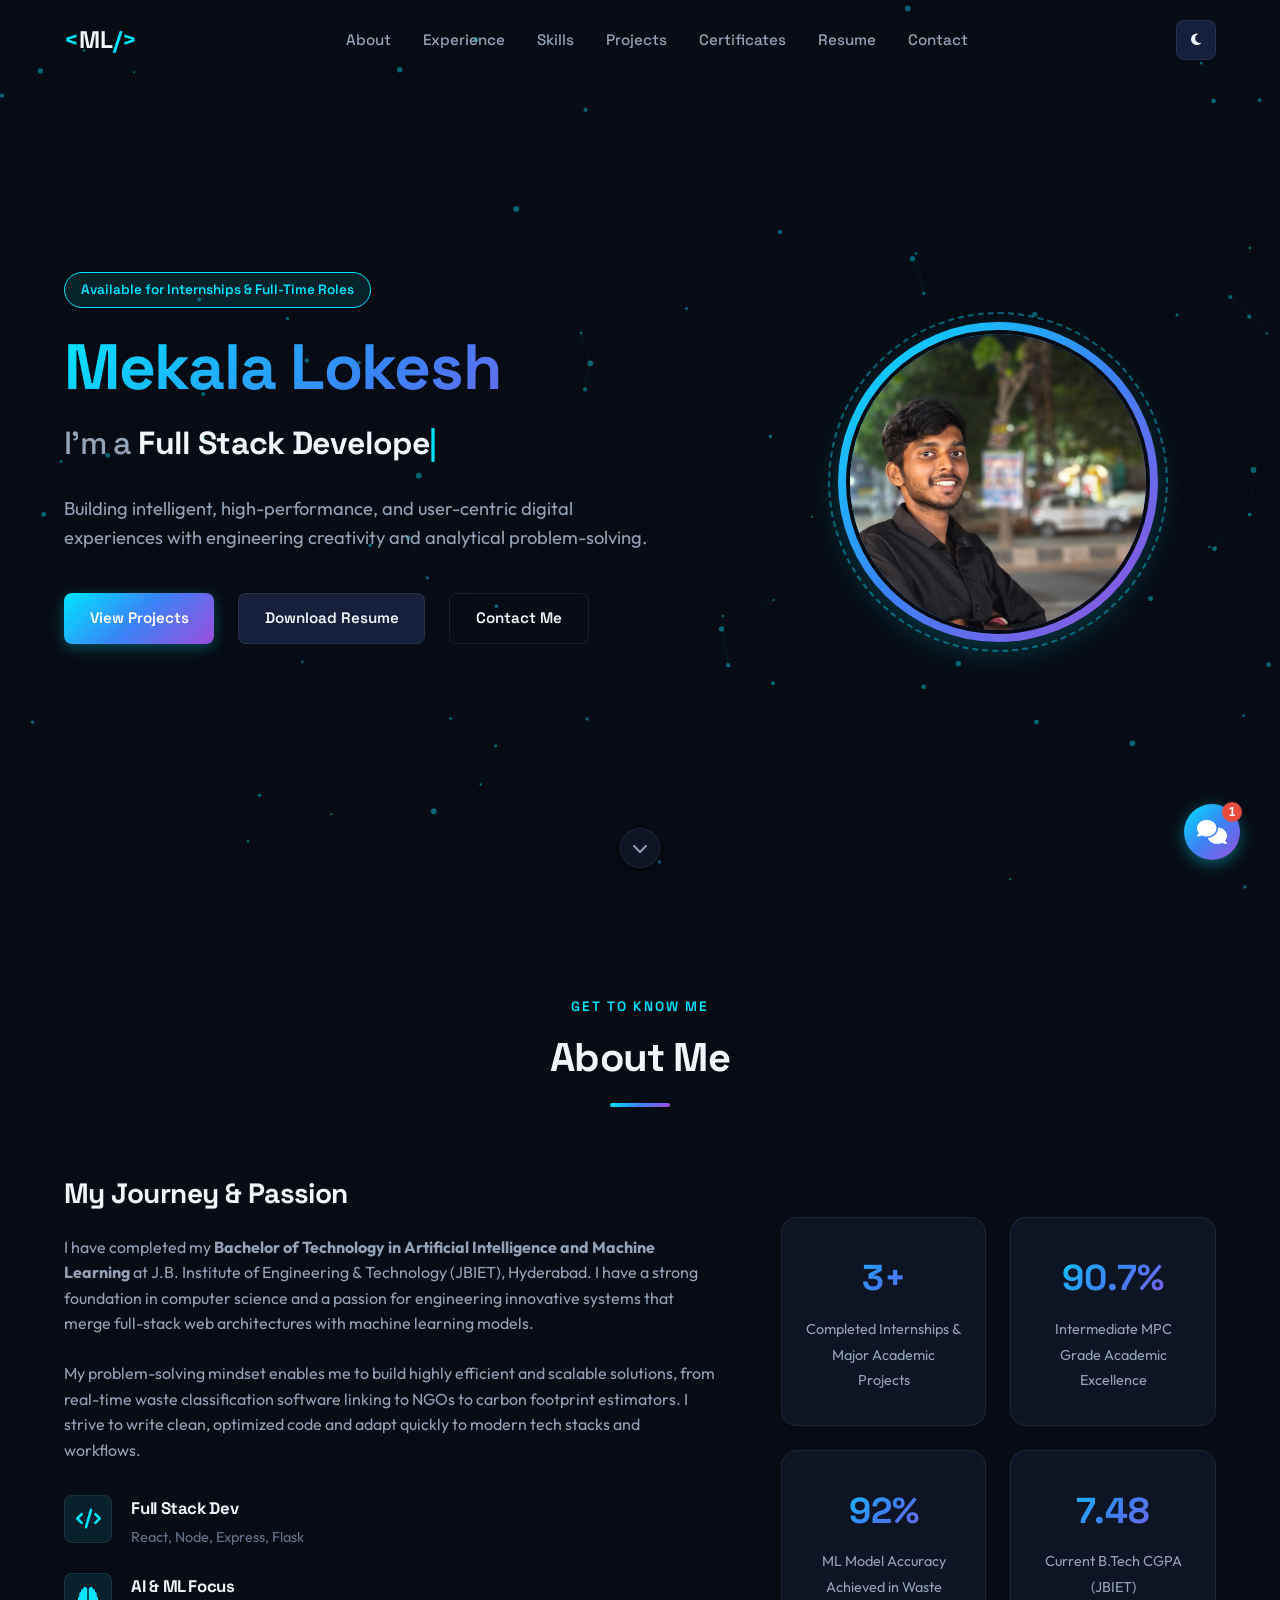
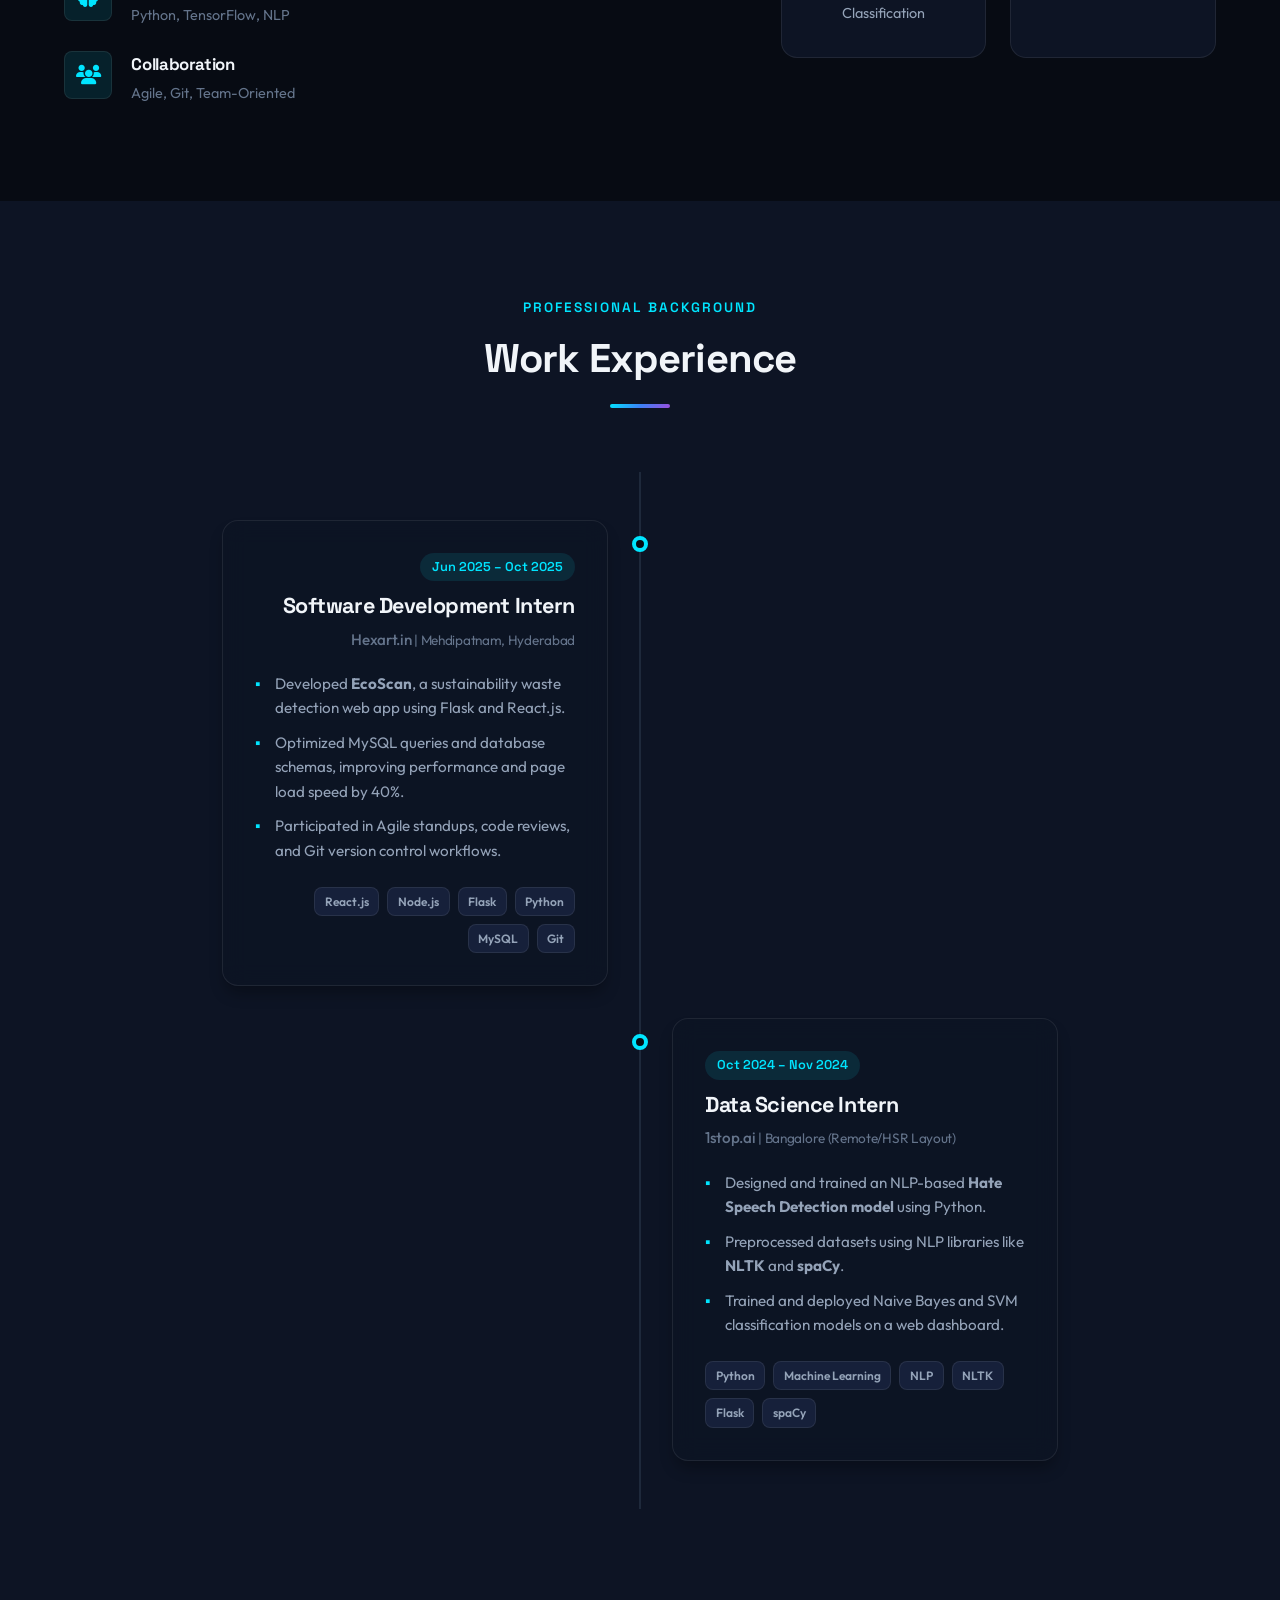
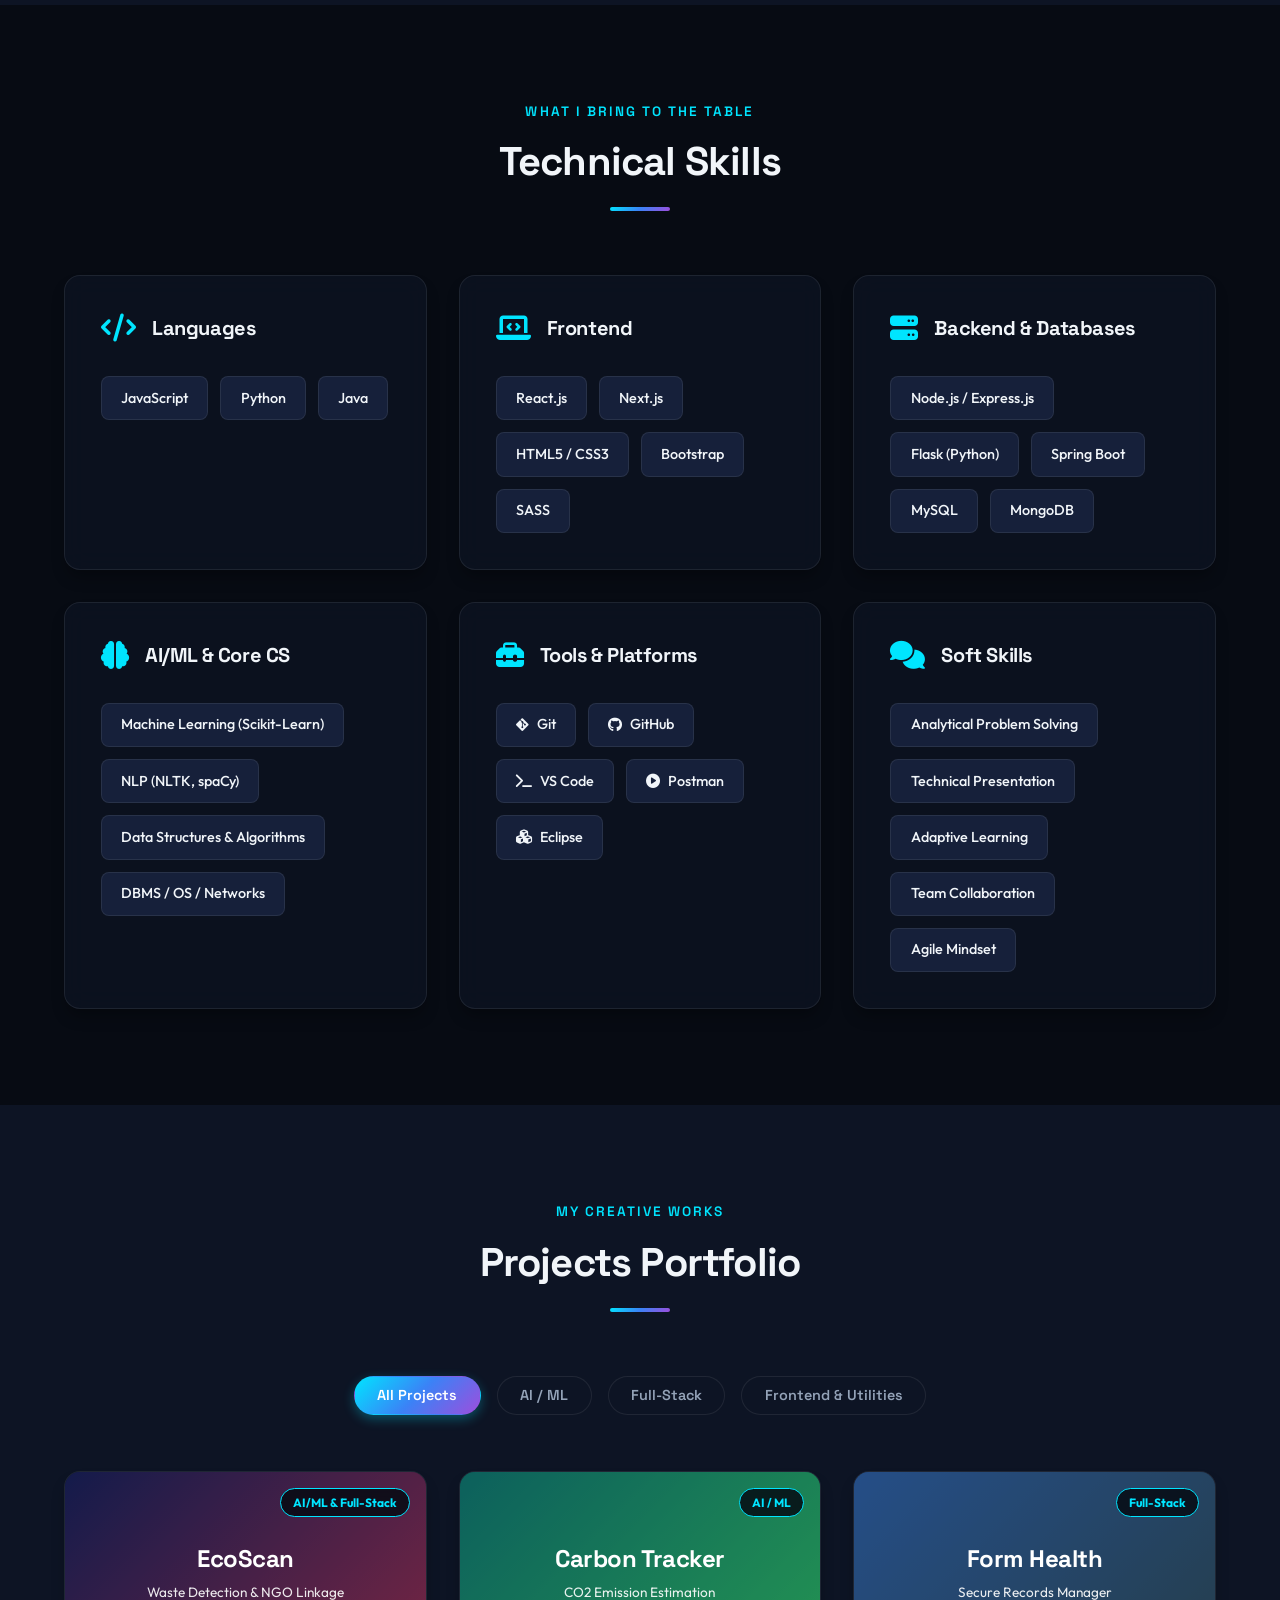
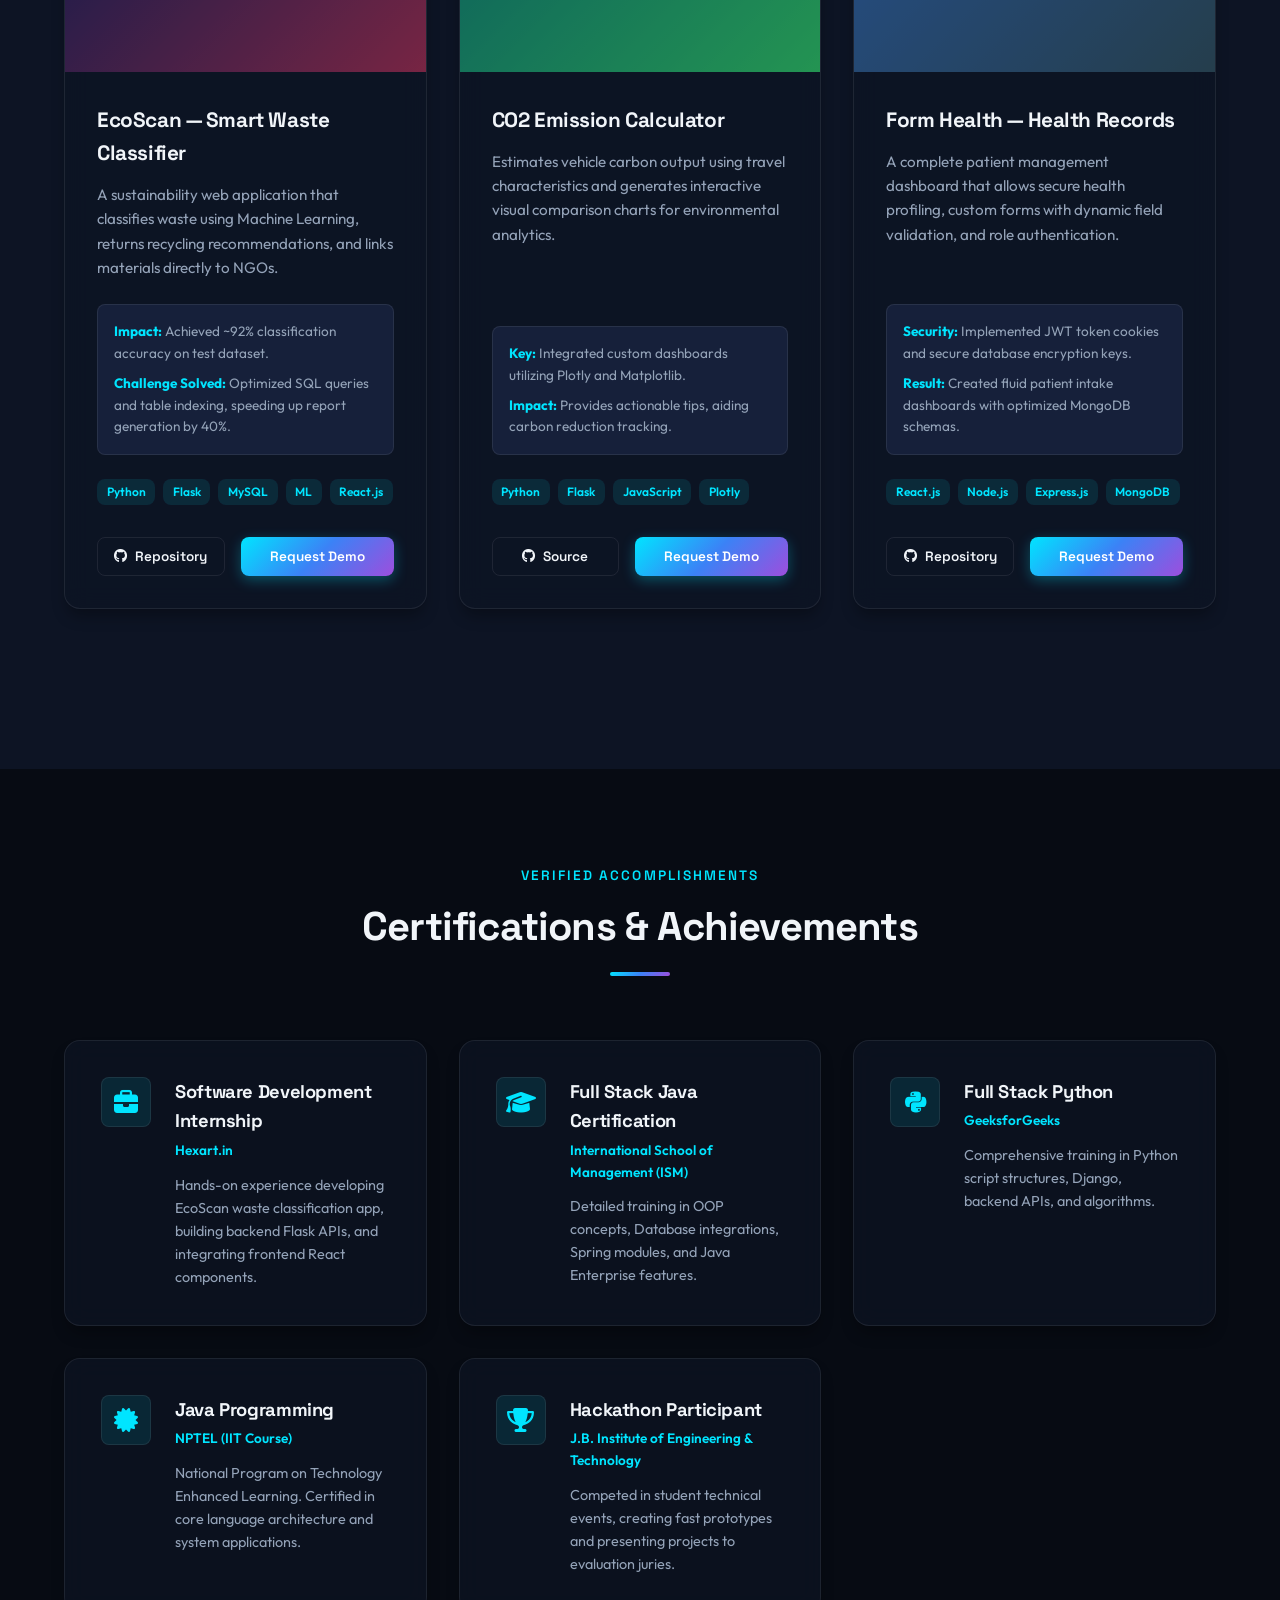
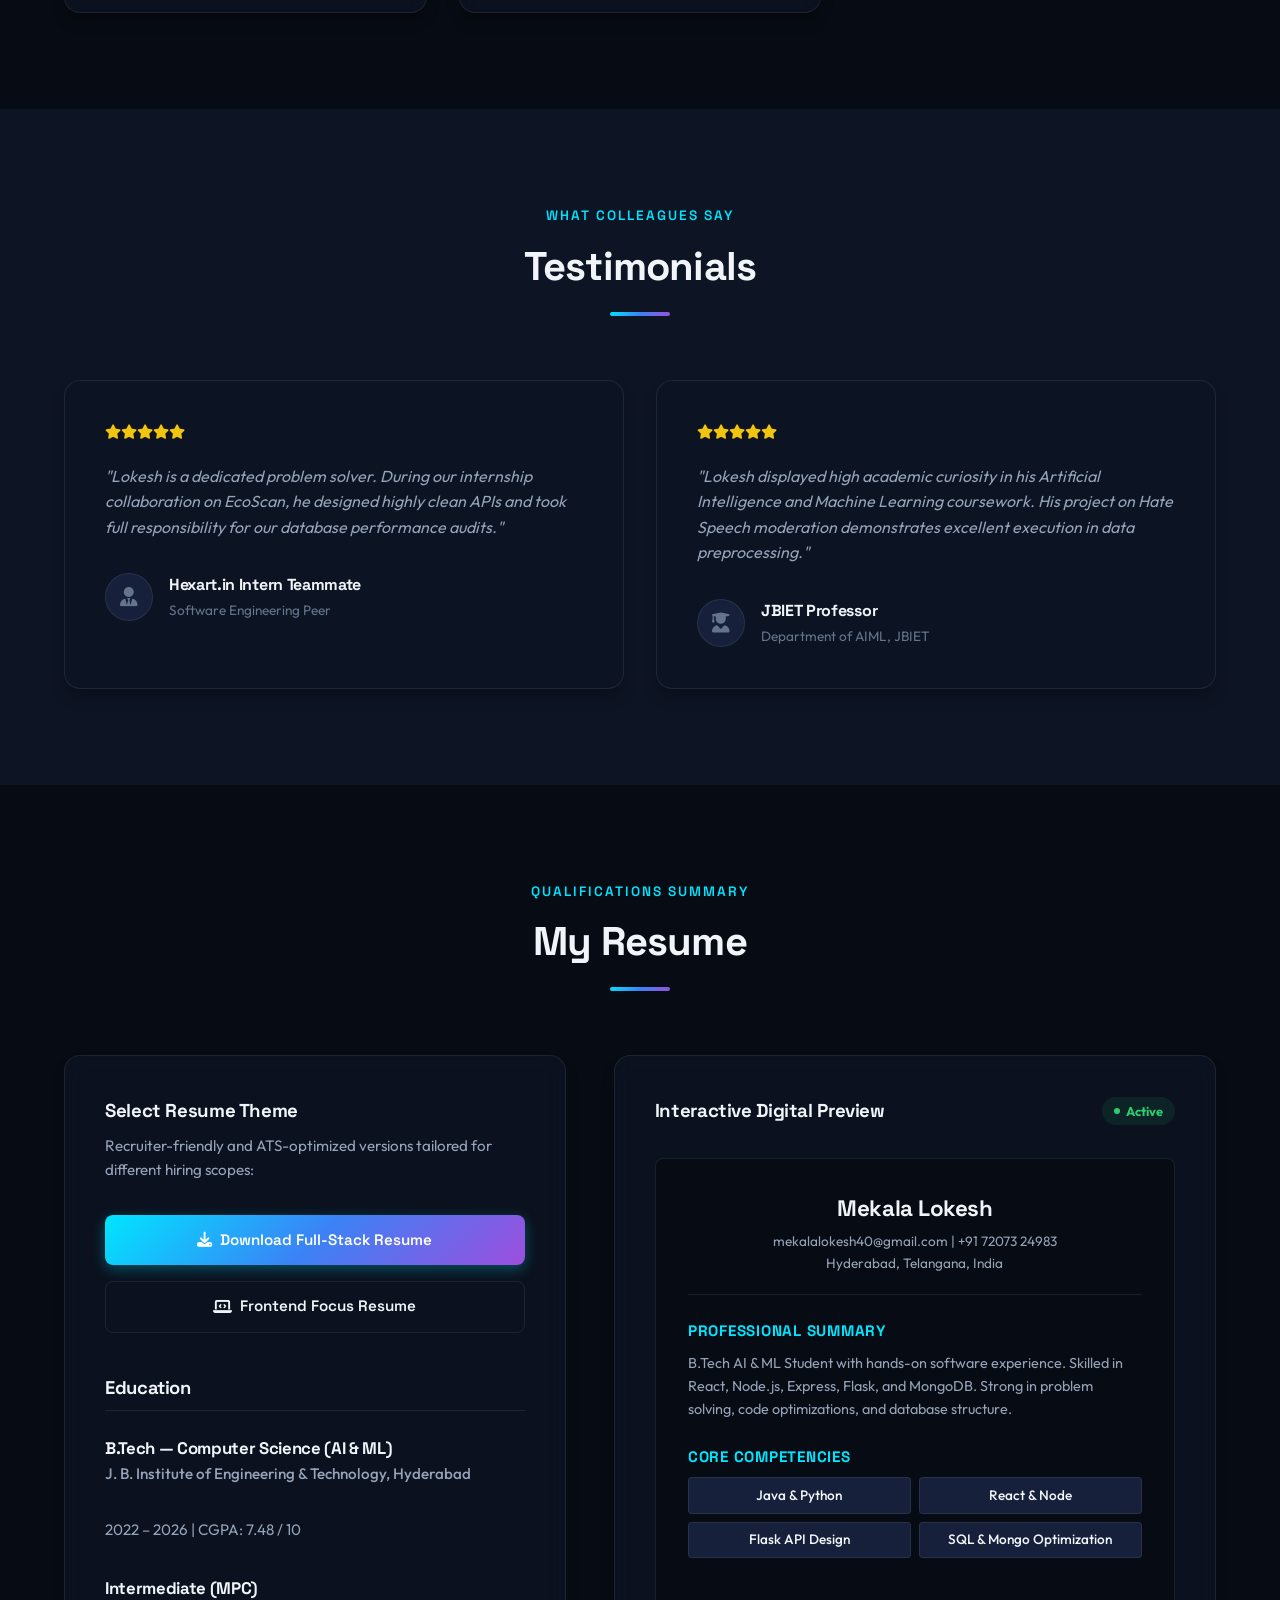
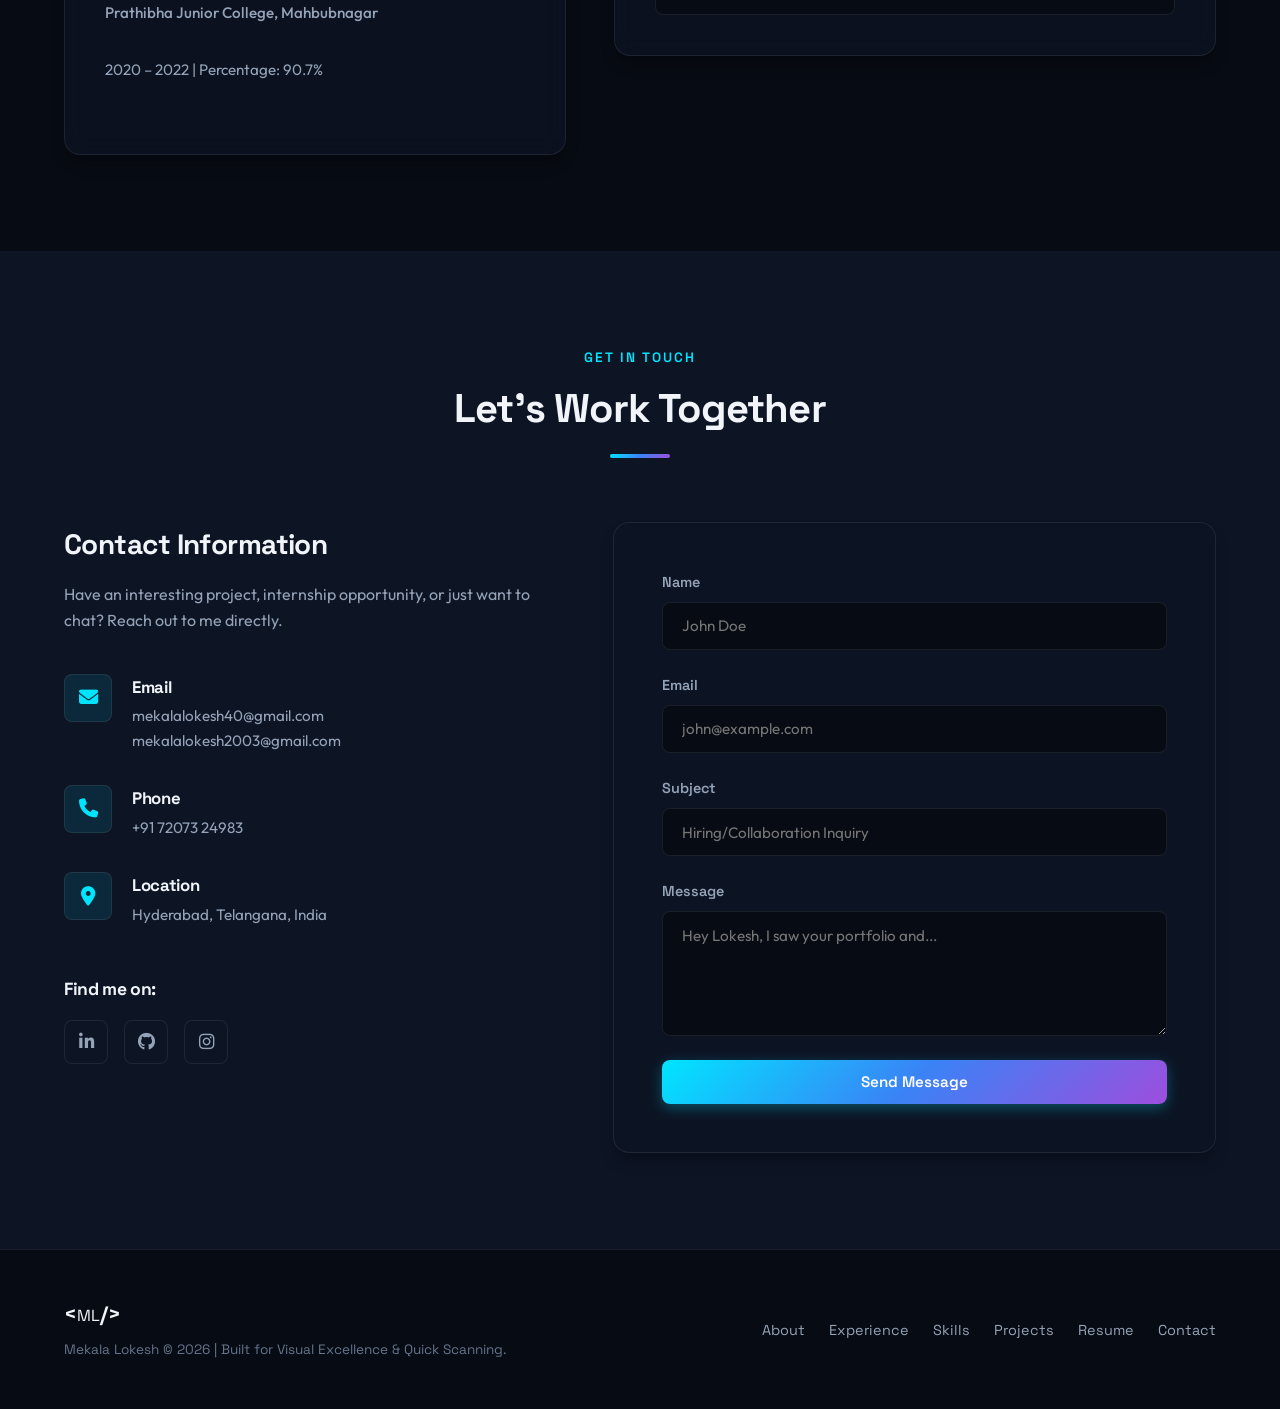
<file: lokesh-main/index.html>
<!DOCTYPE html>
<html lang="en">
<head>
    <meta charset="UTF-8">
    <meta http-equiv="X-UA-Compatible" content="IE=edge">
    <meta name="viewport" content="width=device-width, initial-scale=1.0">
    
    <!-- SEO Meta Tags -->
    <title>Mekala Lokesh | Full Stack Developer & AI/ML Engineer</title>
    <meta name="author" content="Mekala Lokesh">
    <meta name="description" content="Portfolio of Mekala Lokesh, a highly motivated Full Stack Developer and AI/ML Engineer. Explore projects like EcoScan, CO2 Emission Tracker, and Form Health.">
    <meta name="keywords" content="Mekala Lokesh, Lokesh, Full Stack Developer, AI ML Engineer, JBIET, EcoScan, Software Engineer Portfolio, Hyderabad Developer">
    
    <!-- Open Graph / Facebook -->
    <meta property="og:type" content="website">
    <meta property="og:title" content="Mekala Lokesh | Portfolio">
    <meta property="og:description" content="Explore my software projects, internships, and skill sets in Java, Python, React, Node.js, and Machine Learning.">
    <meta property="og:image" content="https://i.postimg.cc/Hx4nChpH/fbavatar-1630400663387-6838396024049256103.png">
    
    <!-- Twitter -->
    <meta property="twitter:card" content="summary_large_image">
    <meta property="twitter:title" content="Mekala Lokesh | Portfolio">
    <meta property="twitter:description" content="Explore my software projects, internships, and skill sets in Java, Python, React, Node.js, and Machine Learning.">
    
    <!-- Fonts & Icons -->
    <link rel="preconnect" href="https://fonts.googleapis.com">
    
    <link rel="preconnect" href="https://fonts.gstatic.com" crossorigin>
    <link href="https://fonts.googleapis.com/css2?family=Outfit:wght@300;400;500;600;700;800&family=Space+Grotesk:wght@400;500;600;700&display=swap" rel="stylesheet">
    <link rel="stylesheet" href="https://cdnjs.cloudflare.com/ajax/libs/font-awesome/6.4.0/css/all.min.css">
    
    <!-- Stylesheet -->
    <link rel="stylesheet" href="style.css">
    <link rel="shortcut icon" href="https://i.postimg.cc/Hx4nChpH/fbavatar-1630400663387-6838396024049256103.png" type="image/x-icon">
</head>
<body class="dark-theme">

    <!-- Loading Animation -->
    <div id="loader" class="loader-container">
        <div class="loader-content">
            <div class="spinner"></div>
            <p class="loader-text">Loading Lokesh's Portfolio...</p>
        </div>
    </div>

    <!-- Header Navigation -->
    <header class="header">
        <nav class="navbar" id="navbar">
            <div class="navbar-container container">
                <a href="#hero" class="navbar-brand">
                    <span class="logo-symbol">&lt;</span>ML<span class="logo-symbol">/&gt;</span>
                </a>
                <div class="nav-menu-wrapper">
                    <ul class="menu-items" id="menu-items">
                        <li><a href="#about" class="nav-link">About</a></li>
                        <li><a href="#experience" class="nav-link">Experience</a></li>
                        <li><a href="#skills" class="nav-link">Skills</a></li>
                        <li><a href="#projects" class="nav-link">Projects</a></li>
                        <li><a href="#certifications" class="nav-link">Certificates</a></li>
                        <li><a href="#resume" class="nav-link">Resume</a></li>
                        <li><a href="#contact" class="nav-link">Contact</a></li>
                    </ul>
                </div>
                <div class="nav-actions">
                    <!-- Theme Toggle -->
                    <button id="theme-toggle" class="theme-toggle-btn" aria-label="Toggle Theme">
                        <i class="fa-solid fa-moon moon-icon"></i>
                        <i class="fa-solid fa-sun sun-icon"></i>
                    </button>
                    <!-- Mobile Hamburger -->
                    <button class="hamburger-btn" id="hamburger-btn" aria-label="Open Menu">
                        <span class="bar-line"></span>
                        <span class="bar-line"></span>
                        <span class="bar-line"></span>
                    </button>
                </div>
            </div>
        </nav>
    </header>

    <!-- Hero Landing Section -->
    <section id="hero" class="hero-section">
        <canvas id="particles-canvas" class="particles-canvas"></canvas>
        <div class="container hero-container">
            <div class="hero-content">
                <div class="hero-badge">Available for Internships & Full-Time Roles</div>
                <h1 class="hero-name">Mekala Lokesh</h1>
                <h2 class="hero-title">
                    I'm a <span id="typing-text" class="text-accent"></span><span class="typed-cursor">|</span>
                </h2>
                <p class="hero-tagline">
                    Building intelligent, high-performance, and user-centric digital experiences with engineering creativity and analytical problem-solving.
                </p>
                <div class="hero-ctas">
                    <a href="#projects" class="btn btn-primary">View Projects</a>
                    <a href="assets/Lokesh_fullstack_developer.pdf" download="Lokesh_FullStack_Developer_Resume.pdf" class="btn btn-secondary">Download Resume</a>
                    <a href="#contact" class="btn btn-outline">Contact Me</a>
                </div>

            </div>
            <div class="hero-visual">
                <div class="avatar-frame">
                    <img src="assets/profile.png" alt="Mekala Lokesh Photo" class="avatar-image">
                    <div class="glow-ring"></div>
                </div>
            </div>
        </div>
        <div class="scroll-down-wrapper">
            <a href="#about" class="scroll-down-btn" aria-label="Scroll Down">
                <i class="fa-solid fa-chevron-down"></i>
            </a>
        </div>
    </section>

    <!-- About Me Section -->
    <section id="about" class="about-section section-padding reveal-element">
        <div class="container">
            <div class="section-header text-center">
                <span class="section-subtitle">Get To Know Me</span>
                <h2 class="section-title">About Me</h2>
                <div class="section-underline"></div>
            </div>
            <div class="about-grid">
                <div class="about-text">
                    <h3>My Journey & Passion</h3>
                    <p>
                        I have completed my <strong>Bachelor of Technology in Artificial Intelligence and Machine Learning</strong> at J.B. Institute of Engineering & Technology (JBIET), Hyderabad. I have a strong foundation in computer science and a passion for engineering innovative systems that merge full-stack web architectures with machine learning models.
                    </p>
                    <p>
                        My problem-solving mindset enables me to build highly efficient and scalable solutions, from real-time waste classification software linking to NGOs to carbon footprint estimators. I strive to write clean, optimized code and adapt quickly to modern tech stacks and workflows.
                    </p>
                    <div class="about-highlights">
                        <div class="highlight-item">
                            <div class="highlight-icon"><i class="fa-solid fa-code"></i></div>
                            <div class="highlight-info">
                                <h4>Full Stack Dev</h4>
                                <p>React, Node, Express, Flask</p>
                            </div>
                        </div>
                        <div class="highlight-item">
                            <div class="highlight-icon"><i class="fa-solid fa-brain"></i></div>
                            <div class="highlight-info">
                                <h4>AI & ML Focus</h4>
                                <p>Python, TensorFlow, NLP</p>
                            </div>
                        </div>
                        <div class="highlight-item">
                            <div class="highlight-icon"><i class="fa-solid fa-users"></i></div>
                            <div class="highlight-info">
                                <h4>Collaboration</h4>
                                <p>Agile, Git, Team-Oriented</p>
                            </div>
                        </div>
                    </div>
                </div>
                <div class="about-metrics">
                    <div class="metric-card">
                        <span class="metric-num">3+</span>
                        <span class="metric-label">Completed Internships & Major Academic Projects</span>
                    </div>
                    <div class="metric-card">
                        <span class="metric-num">90.7%</span>
                        <span class="metric-label">Intermediate MPC Grade Academic Excellence</span>
                    </div>
                    <div class="metric-card">
                        <span class="metric-num">92%</span>
                        <span class="metric-label">ML Model Accuracy Achieved in Waste Classification</span>
                    </div>
                    <div class="metric-card">
                        <span class="metric-num">7.48</span>
                        <span class="metric-label">Current B.Tech CGPA (JBIET)</span>
                    </div>
                </div>
            </div>
        </div>
    </section>

    <!-- Experience Timeline Section -->
    <section id="experience" class="experience-section section-padding section-bg-alt reveal-element">
        <div class="container">
            <div class="section-header text-center">
                <span class="section-subtitle">Professional Background</span>
                <h2 class="section-title">Work Experience</h2>
                <div class="section-underline"></div>
            </div>
            <div class="timeline">
                <!-- Experience Item 1 -->
                <div class="timeline-item left">
                    <div class="timeline-dot"></div>
                    <div class="timeline-content glass-card">
                        <div class="timeline-header">
                            <span class="timeline-period">Jun 2025 – Oct 2025</span>
                            <h3 class="timeline-role">Software Development Intern</h3>
                            <h4 class="timeline-org">Hexart.in <span class="location">| Mehdipatnam, Hyderabad</span></h4>
                        </div>
                        <ul class="timeline-tasks">
                            <li>Developed <strong>EcoScan</strong>, a sustainability waste detection web app using Flask and React.js.</li>
                            <li>Optimized MySQL queries and database schemas, improving performance and page load speed by 40%.</li>
                            <li>Participated in Agile standups, code reviews, and Git version control workflows.</li>
                        </ul>
                        <div class="timeline-tags">
                            <span class="tag">React.js</span>
                            <span class="tag">Node.js</span>
                            <span class="tag">Flask</span>
                            <span class="tag">Python</span>
                            <span class="tag">MySQL</span>
                            <span class="tag">Git</span>
                        </div>
                    </div>
                </div>

                <!-- Experience Item 2 -->
                <div class="timeline-item right">
                    <div class="timeline-dot"></div>
                    <div class="timeline-content glass-card">
                        <div class="timeline-header">
                            <span class="timeline-period">Oct 2024 – Nov 2024</span>
                            <h3 class="timeline-role">Data Science Intern</h3>
                            <h4 class="timeline-org">1stop.ai <span class="location">| Bangalore (Remote/HSR Layout)</span></h4>
                        </div>
                        <ul class="timeline-tasks">
                            <li>Designed and trained an NLP-based <strong>Hate Speech Detection model</strong> using Python.</li>
                            <li>Preprocessed datasets using NLP libraries like <strong>NLTK</strong> and <strong>spaCy</strong>.</li>
                            <li>Trained and deployed Naive Bayes and SVM classification models on a web dashboard.</li>
                        </ul>
                        <div class="timeline-tags">
                            <span class="tag">Python</span>
                            <span class="tag">Machine Learning</span>
                            <span class="tag">NLP</span>
                            <span class="tag">NLTK</span>
                            <span class="tag">Flask</span>
                            <span class="tag">spaCy</span>
                        </div>
                    </div>
                </div>
            </div>
        </div>
    </section>

    <!-- Technical Skills Section -->
    <section id="skills" class="skills-section section-padding reveal-element">
        <div class="container">
            <div class="section-header text-center">
                <span class="section-subtitle">What I Bring to the Table</span>
                <h2 class="section-title">Technical Skills</h2>
                <div class="section-underline"></div>
            </div>
            <div class="skills-grid">
                <!-- Languages Card -->
                <div class="skill-card glass-card">
                    <div class="skill-icon-header">
                        <i class="fa-solid fa-code"></i>
                        <h3>Languages</h3>
                    </div>
                    <div class="skill-badge-container">
                        <span class="skill-badge">JavaScript</span>
                        <span class="skill-badge">Python</span>
                        <span class="skill-badge">Java</span>
                    </div>
                </div>

                <!-- Frontend Card -->
                <div class="skill-card glass-card">
                    <div class="skill-icon-header">
                        <i class="fa-solid fa-laptop-code"></i>
                        <h3>Frontend</h3>
                    </div>
                    <div class="skill-badge-container">
                        <span class="skill-badge">React.js</span>
                        <span class="skill-badge">Next.js</span>
                        <span class="skill-badge">HTML5 / CSS3</span>
                        <span class="skill-badge">Bootstrap</span>
                        <span class="skill-badge">SASS</span>
                    </div>
                </div>

                <!-- Backend & Databases Card -->
                <div class="skill-card glass-card">
                    <div class="skill-icon-header">
                        <i class="fa-solid fa-server"></i>
                        <h3>Backend & Databases</h3>
                    </div>
                    <div class="skill-badge-container">
                        <span class="skill-badge">Node.js / Express.js</span>
                        <span class="skill-badge">Flask (Python)</span>
                        <span class="skill-badge">Spring Boot</span>
                        <span class="skill-badge">MySQL</span>
                        <span class="skill-badge">MongoDB</span>
                    </div>
                </div>

                <!-- AI/ML & Core Subjects Card -->
                <div class="skill-card glass-card">
                    <div class="skill-icon-header">
                        <i class="fa-solid fa-brain"></i>
                        <h3>AI/ML & Core CS</h3>
                    </div>
                    <div class="skill-badge-container">
                        <span class="skill-badge">Machine Learning (Scikit-Learn)</span>
                        <span class="skill-badge">NLP (NLTK, spaCy)</span>
                        <span class="skill-badge">Data Structures & Algorithms</span>
                        <span class="skill-badge">DBMS / OS / Networks</span>
                    </div>
                </div>

                <!-- Tools & Platforms Card -->
                <div class="skill-card glass-card">
                    <div class="skill-icon-header">
                        <i class="fa-solid fa-toolbox"></i>
                        <h3>Tools & Platforms</h3>
                    </div>
                    <div class="skill-badge-container">
                        <span class="skill-badge"><i class="fa-brands fa-git-alt"></i> Git</span>
                        <span class="skill-badge"><i class="fa-brands fa-github"></i> GitHub</span>
                        <span class="skill-badge"><i class="fa-solid fa-terminal"></i> VS Code</span>
                        <span class="skill-badge"><i class="fa-solid fa-circle-play"></i> Postman</span>
                        <span class="skill-badge"><i class="fa-solid fa-cubes"></i> Eclipse</span>
                    </div>
                </div>

                <!-- Soft Skills Card -->
                <div class="skill-card glass-card">
                    <div class="skill-icon-header">
                        <i class="fa-solid fa-comments"></i>
                        <h3>Soft Skills</h3>
                    </div>
                    <div class="skill-badge-container">
                        <span class="skill-badge">Analytical Problem Solving</span>
                        <span class="skill-badge">Technical Presentation</span>
                        <span class="skill-badge">Adaptive Learning</span>
                        <span class="skill-badge">Team Collaboration</span>
                        <span class="skill-badge">Agile Mindset</span>
                    </div>
                </div>
            </div>
        </div>
    </section>

    <!-- Projects Section -->
    <section id="projects" class="projects-section section-padding section-bg-alt reveal-element">
        <div class="container">
            <div class="section-header text-center">
                <span class="section-subtitle">My Creative Works</span>
                <h2 class="section-title">Projects Portfolio</h2>
                <div class="section-underline"></div>
            </div>

            <!-- Filters -->
            <div class="project-filters">
                <button class="filter-btn active" data-filter="all">All Projects</button>
                <button class="filter-btn" data-filter="ai-ml">AI / ML</button>
                <button class="filter-btn" data-filter="full-stack">Full-Stack</button>
                <button class="filter-btn" data-filter="frontend">Frontend & Utilities</button>
            </div>

            <!-- Projects Grid -->
            <div class="projects-grid" id="projects-grid">
                
                <!-- Project 1 -->
                <div class="project-card glass-card" data-category="ai-ml full-stack">
                    <div class="project-banner">
                        <div class="project-overlay">
                            <h3>EcoScan</h3>
                            <p>Waste Detection & NGO Linkage</p>
                        </div>
                        <div class="project-cat-badge">AI/ML & Full-Stack</div>
                    </div>
                    <div class="project-details">
                        <h3 class="project-title">EcoScan — Smart Waste Classifier</h3>
                        <p class="project-description">
                            A sustainability web application that classifies waste using Machine Learning, returns recycling recommendations, and links materials directly to NGOs.
                        </p>
                        <div class="project-highlights">
                            <span><strong>Impact:</strong> Achieved ~92% classification accuracy on test dataset.</span>
                            <span><strong>Challenge Solved:</strong> Optimized SQL queries and table indexing, speeding up report generation by 40%.</span>
                        </div>
                        <div class="project-tech">
                            <span class="tech-tag">Python</span>
                            <span class="tech-tag">Flask</span>
                            <span class="tech-tag">MySQL</span>
                            <span class="tech-tag">ML</span>
                            <span class="tech-tag">React.js</span>
                        </div>
                        <div class="project-links">
                            <a href="https://github.com/mekalalokesh03" target="_blank" class="btn btn-sm btn-outline"><i class="fa-brands fa-github"></i> Repository</a>
                            <a href="#contact" class="btn btn-sm btn-primary">Request Demo</a>
                        </div>
                    </div>
                </div>

                <!-- Project 2 -->
                <div class="project-card glass-card" data-category="ai-ml">
                    <div class="project-banner bg-gradient-co2">
                        <div class="project-overlay">
                            <h3>Carbon Tracker</h3>
                            <p>CO2 Emission Estimation</p>
                        </div>
                        <div class="project-cat-badge">AI / ML</div>
                    </div>
                    <div class="project-details">
                        <h3 class="project-title">CO2 Emission Calculator</h3>
                        <p class="project-description">
                            Estimates vehicle carbon output using travel characteristics and generates interactive visual comparison charts for environmental analytics.
                        </p>
                        <div class="project-highlights">
                            <span><strong>Key:</strong> Integrated custom dashboards utilizing Plotly and Matplotlib.</span>
                            <span><strong>Impact:</strong> Provides actionable tips, aiding carbon reduction tracking.</span>
                        </div>
                        <div class="project-tech">
                            <span class="tech-tag">Python</span>
                            <span class="tech-tag">Flask</span>
                            <span class="tech-tag">JavaScript</span>
                            <span class="tech-tag">Plotly</span>
                        </div>
                        <div class="project-links">
                            <a href="https://github.com/mekalalokesh03" target="_blank" class="btn btn-sm btn-outline"><i class="fa-brands fa-github"></i> Source</a>
                            <a href="#contact" class="btn btn-sm btn-primary">Request Demo</a>
                        </div>
                    </div>
                </div>

                <!-- Project 3 -->
                <div class="project-card glass-card" data-category="full-stack">
                    <div class="project-banner bg-gradient-health">
                        <div class="project-overlay">
                            <h3>Form Health</h3>
                            <p>Secure Records Manager</p>
                        </div>
                        <div class="project-cat-badge">Full-Stack</div>
                    </div>
                    <div class="project-details">
                        <h3 class="project-title">Form Health — Health Records</h3>
                        <p class="project-description">
                            A complete patient management dashboard that allows secure health profiling, custom forms with dynamic field validation, and role authentication.
                        </p>
                        <div class="project-highlights">
                            <span><strong>Security:</strong> Implemented JWT token cookies and secure database encryption keys.</span>
                            <span><strong>Result:</strong> Created fluid patient intake dashboards with optimized MongoDB schemas.</span>
                        </div>
                        <div class="project-tech">
                            <span class="tech-tag">React.js</span>
                            <span class="tech-tag">Node.js</span>
                            <span class="tech-tag">Express.js</span>
                            <span class="tech-tag">MongoDB</span>
                        </div>
                        <div class="project-links">
                            <a href="https://github.com/mekalalokesh03" target="_blank" class="btn btn-sm btn-outline"><i class="fa-brands fa-github"></i> Repository</a>
                            <a href="https://form-health.onrender.com" target="_blank" class="btn btn-sm btn-primary">Request Demo</a>
                        </div>
                    </div>
                </div>
            </div>


        </div>
    </section>

    <!-- Certifications & Achievements Section -->
    <section id="certifications" class="certifications-section section-padding reveal-element">
        <div class="container">
            <div class="section-header text-center">
                <span class="section-subtitle">Verified Accomplishments</span>
                <h2 class="section-title">Certifications & Achievements</h2>
                <div class="section-underline"></div>
            </div>
            <div class="certifications-grid">
                
                <!-- Internship Certification -->
                <div class="cert-card glass-card" onclick="window.open('assets/cert_internship.png', '_blank')" style="cursor: pointer;">
                    <div class="cert-icon"><i class="fa-solid fa-briefcase"></i></div>
                    <div class="cert-body">
                        <h3>Software Development Internship</h3>
                        <p class="cert-issuer">Hexart.in</p>
                        <p class="cert-desc">Hands-on experience developing EcoScan waste classification app, building backend Flask APIs, and integrating frontend React components.</p>
                    </div>
                </div>

                <!-- Cert 1 -->
                <div class="cert-card glass-card">
                    <div class="cert-icon"><i class="fa-solid fa-graduation-cap"></i></div>
                    <div class="cert-body">
                        <h3>Full Stack Java Certification</h3>
                        <p class="cert-issuer">International School of Management (ISM)</p>
                        <p class="cert-desc">Detailed training in OOP concepts, Database integrations, Spring modules, and Java Enterprise features.</p>
                    </div>
                </div>

                <!-- Cert 2 -->
                <div class="cert-card glass-card" onclick="window.open('assets/cert_python.jpg', '_blank')" style="cursor: pointer;">
                    <div class="cert-icon"><i class="fa-brands fa-python"></i></div>
                    <div class="cert-body">
                        <h3>Full Stack Python</h3>
                        <p class="cert-issuer">GeeksforGeeks</p>
                        <p class="cert-desc">Comprehensive training in Python script structures, Django, backend APIs, and algorithms.</p>
                    </div>
                </div>

                <!-- Cert 3 -->
                <div class="cert-card glass-card" onclick="window.open('assets/cert_java.png', '_blank')" style="cursor: pointer;">
                    <div class="cert-icon"><i class="fa-solid fa-certificate"></i></div>
                    <div class="cert-body">
                        <h3>Java Programming</h3>
                        <p class="cert-issuer">NPTEL (IIT Course)</p>
                        <p class="cert-desc">National Program on Technology Enhanced Learning. Certified in core language architecture and system applications.</p>
                    </div>
                </div>

                <!-- Cert 5 -->
                <div class="cert-card glass-card" onclick="window.open('assets/cert_hackathon.png', '_blank')" style="cursor: pointer;">
                    <div class="cert-icon"><i class="fa-solid fa-trophy"></i></div>
                    <div class="cert-body">
                        <h3>Hackathon Participant</h3>
                        <p class="cert-issuer">J.B. Institute of Engineering & Technology</p>
                        <p class="cert-desc">Competed in student technical events, creating fast prototypes and presenting projects to evaluation juries.</p>
                    </div>
                </div>
            </div>
        </div>
    </section>

    <!-- Testimonials Section -->
    <section id="testimonials" class="testimonials-section section-padding section-bg-alt reveal-element">
        <div class="container">
            <div class="section-header text-center">
                <span class="section-subtitle">What Colleagues Say</span>
                <h2 class="section-title">Testimonials</h2>
                <div class="section-underline"></div>
            </div>
            <div class="testimonials-grid">
                
                <!-- Testimonial 1 -->
                <div class="testimonial-card glass-card">
                    <div class="stars"><i class="fa-solid fa-star"></i><i class="fa-solid fa-star"></i><i class="fa-solid fa-star"></i><i class="fa-solid fa-star"></i><i class="fa-solid fa-star"></i></div>
                    <p class="testimonial-text">
                        "Lokesh is a dedicated problem solver. During our internship collaboration on EcoScan, he designed highly clean APIs and took full responsibility for our database performance audits."
                    </p>
                    <div class="testimonial-author">
                        <div class="author-avatar"><i class="fa-solid fa-user-tie"></i></div>
                        <div class="author-info">
                            <h4>Hexart.in Intern Teammate</h4>
                            <p>Software Engineering Peer</p>
                        </div>
                    </div>
                </div>

                <!-- Testimonial 2 -->
                <div class="testimonial-card glass-card">
                    <div class="stars"><i class="fa-solid fa-star"></i><i class="fa-solid fa-star"></i><i class="fa-solid fa-star"></i><i class="fa-solid fa-star"></i><i class="fa-solid fa-star"></i></div>
                    <p class="testimonial-text">
                        "Lokesh displayed high academic curiosity in his Artificial Intelligence and Machine Learning coursework. His project on Hate Speech moderation demonstrates excellent execution in data preprocessing."
                    </p>
                    <div class="testimonial-author">
                        <div class="author-avatar"><i class="fa-solid fa-user-graduate"></i></div>
                        <div class="author-info">
                            <h4>JBIET Professor</h4>
                            <p>Department of AIML, JBIET</p>
                        </div>
                    </div>
                </div>
            </div>
        </div>
    </section>

    <!-- Resume Area -->
    <section id="resume" class="resume-section section-padding reveal-element">
        <div class="container">
            <div class="section-header text-center">
                <span class="section-subtitle">Qualifications Summary</span>
                <h2 class="section-title">My Resume</h2>
                <div class="section-underline"></div>
            </div>
            
            <div class="resume-wrapper">
                <div class="resume-downloads glass-card">
                    <h3>Select Resume Theme</h3>
                    <p>Recruiter-friendly and ATS-optimized versions tailored for different hiring scopes:</p>
                    <div class="download-buttons">
                        <a href="assets/Lokesh_fullstack_developer.pdf" download="Lokesh_FullStack_Developer_Resume.pdf" class="btn btn-primary btn-block">
                            <i class="fa-solid fa-download"></i> Download Full-Stack Resume
                        </a>
                        <a href="assets/Lokesh_Frontend_Developer.pdf" download="Lokesh_Frontend_Developer_Resume.pdf" class="btn btn-outline btn-block">
                            <i class="fa-solid fa-laptop-code"></i> Frontend Focus Resume
                        </a>
                    </div>
                    <div class="edu-highlights">
                        <h4>Education</h4>
                        <div class="edu-item">
                            <h5>B.Tech — Computer Science (AI & ML)</h5>
                            <p class="edu-inst">J. B. Institute of Engineering & Technology, Hyderabad</p>
                            <p class="edu-meta">2022 – 2026 | CGPA: 7.48 / 10</p>
                        </div>
                        <div class="edu-item">
                            <h5>Intermediate (MPC)</h5>
                            <p class="edu-inst">Prathibha Junior College, Mahbubnagar</p>
                            <p class="edu-meta">2020 – 2022 | Percentage: 90.7%</p>
                        </div>
                    </div>
                </div>

                <div class="resume-preview glass-card">
                    <div class="preview-header">
                        <h3>Interactive Digital Preview</h3>
                        <span class="live-badge"><span class="dot"></span> Active</span>
                    </div>
                    <div class="digital-resume-container">
                        <div class="digital-resume-header">
                            <h4>Mekala Lokesh</h4>
                            <p>mekalalokesh40@gmail.com | +91 72073 24983</p>
                            <p>Hyderabad, Telangana, India</p>
                        </div>
                        <div class="digital-resume-section">
                            <h5>Professional Summary</h5>
                            <p>B.Tech AI & ML Student with hands-on software experience. Skilled in React, Node.js, Express, Flask, and MongoDB. Strong in problem solving, code optimizations, and database structure.</p>
                        </div>
                        <div class="digital-resume-section">
                            <h5>Core Competencies</h5>
                            <div class="competencies-grid">
                                <span>Java & Python</span>
                                <span>React & Node</span>
                                <span>Flask API Design</span>
                                <span>SQL & Mongo Optimization</span>
                            </div>
                        </div>
                    </div>
                </div>
            </div>
        </div>
    </section>

    <!-- Contact Section -->
    <section id="contact" class="contact-section section-padding section-bg-alt reveal-element">
        <div class="container">
            <div class="section-header text-center">
                <span class="section-subtitle">Get In Touch</span>
                <h2 class="section-title">Let's Work Together</h2>
                <div class="section-underline"></div>
            </div>

            <div class="contact-wrapper">
                <!-- Info cards -->
                <div class="contact-info">
                    <h3>Contact Information</h3>
                    <p>Have an interesting project, internship opportunity, or just want to chat? Reach out to me directly.</p>
                    
                    <div class="contact-details-list">
                        <div class="info-item">
                            <div class="info-icon"><i class="fa-solid fa-envelope"></i></div>
                            <div class="info-content">
                                <h4>Email</h4>
                                <p><a href="mailto:mekalalokesh40@gmail.com">mekalalokesh40@gmail.com</a></p>
                                <p><a href="mailto:mekalalokesh2003@gmail.com">mekalalokesh2003@gmail.com</a></p>
                            </div>
                        </div>

                        <div class="info-item">
                            <div class="info-icon"><i class="fa-solid fa-phone"></i></div>
                            <div class="info-content">
                                <h4>Phone</h4>
                                <p><a href="tel:+917207324983">+91 72073 24983</a></p>
                            </div>
                        </div>

                        <div class="info-item">
                            <div class="info-icon"><i class="fa-solid fa-location-dot"></i></div>
                            <div class="info-content">
                                <h4>Location</h4>
                                <p>Hyderabad, Telangana, India</p>
                            </div>
                        </div>
                    </div>

                    <div class="social-networks">
                        <h4>Find me on:</h4>
                        <div class="social-icons">
                            <a href="https://www.linkedin.com/in/mekala-lokesh-46a9a6304/" target="_blank" aria-label="LinkedIn"><i class="fa-brands fa-linkedin-in"></i></a>
                            <a href="https://github.com/mekalalokesh03" target="_blank" aria-label="GitHub"><i class="fa-brands fa-github"></i></a>
                            <a href="https://www.instagram.com/m.loknath_loke/" target="_blank" aria-label="Instagram"><i class="fa-brands fa-instagram"></i></a>
                        </div>
                    </div>
                </div>

                <!-- Form -->
                <div class="contact-form-wrapper glass-card">
                    <form id="contact-form" class="contact-form">
                        <div class="form-group">
                            <label for="form-name">Name</label>
                            <input type="text" id="form-name" required placeholder="John Doe">
                            <span class="error-msg" id="name-error">Please fill out your name.</span>
                        </div>
                        <div class="form-group">
                            <label for="form-email">Email</label>
                            <input type="email" id="form-email" required placeholder="john@example.com">
                            <span class="error-msg" id="email-error">Please enter a valid email address.</span>
                        </div>
                        <div class="form-group">
                            <label for="form-subject">Subject</label>
                            <input type="text" id="form-subject" required placeholder="Hiring/Collaboration Inquiry">
                            <span class="error-msg" id="subject-error">Please enter a subject.</span>
                        </div>
                        <div class="form-group">
                            <label for="form-message">Message</label>
                            <textarea id="form-message" rows="5" required placeholder="Hey Lokesh, I saw your portfolio and..."></textarea>
                            <span class="error-msg" id="message-error">Message cannot be empty.</span>
                        </div>
                        
                        <button type="submit" class="btn btn-primary btn-block" id="form-submit-btn">Send Message</button>
                        <div id="form-status-msg" class="form-status-msg"></div>
                    </form>
                </div>
            </div>
        </div>
    </section>

    <!-- Footer -->
    <footer class="footer">
        <div class="container footer-container">
            <div class="footer-brand">
                <span class="logo-symbol">&lt;</span>ML<span class="logo-symbol">/&gt;</span>
                <p>Mekala Lokesh &copy; 2026 | Built for Visual Excellence & Quick Scanning.</p>
            </div>
            <ul class="footer-links">
                <li><a href="#about">About</a></li>
                <li><a href="#experience">Experience</a></li>
                <li><a href="#skills">Skills</a></li>
                <li><a href="#projects">Projects</a></li>
                <li><a href="#resume">Resume</a></li>
                <li><a href="#contact">Contact</a></li>
            </ul>
        </div>
    </footer>

    <!-- Back to Top Button -->
    <button id="back-to-top" class="back-to-top" aria-label="Back to Top">
        <i class="fa-solid fa-arrow-up"></i>
    </button>

    <!-- Chatbot Widget Assistant -->
    <div class="chat-widget" id="chat-widget">
        <button class="chat-toggle" id="chat-toggle" aria-label="Toggle Assistant">
            <i class="fa-solid fa-comments"></i>
            <span class="chat-badge">1</span>
        </button>
        <div class="chat-box" id="chat-box">
            <div class="chat-header">
                <div class="chat-bot-identity">
                    <span class="status-indicator online"></span>
                    <div>
                        <h4>Lokesh's Assistant</h4>
                        <p>Recruiter FAQ Helper</p>
                    </div>
                </div>
                <button class="chat-close" id="chat-close" aria-label="Close Assistant">
                    <i class="fa-solid fa-xmark"></i>
                </button>
            </div>
            <div class="chat-body" id="chat-body">
                <div class="chat-message bot">
                    <p>Hi there! 👋 I am Lokesh's automated assistant. How can I help you today? Select one of the quick questions below:</p>
                </div>
            </div>
            <div class="chat-options" id="chat-options">
                <button class="chat-opt-btn" data-question="skills">What are your top skills?</button>
                <button class="chat-opt-btn" data-question="internship">Are you looking for opportunities?</button>
                <button class="chat-opt-btn" data-question="projects">Tell me about EcoScan.</button>
                <button class="chat-opt-btn" data-question="contact">How can I contact you?</button>
            </div>
        </div>
    </div>

    <!-- JS Scripts -->
    <script src="script.js"></script>
</body>
</html>
</file>
<file: style.css>
/* ==========================================================================
   Design Tokens & Variables
   ========================================================================== */
:root {
    /* Fonts */
    --font-heading: 'Space Grotesk', sans-serif;
    --font-body: 'Outfit', sans-serif;

    /* Transition Speeds */
    --transition-fast: 0.2s ease;
    --transition-normal: 0.3s ease;
    --transition-slow: 0.5s cubic-bezier(0.4, 0, 0.2, 1);

    /* Spacing */
    --container-width: 1200px;
    --radius-sm: 8px;
    --radius-md: 16px;
    --radius-lg: 24px;
    --radius-full: 9999px;
}

/* Dark Theme Variables (Default) */
.dark-theme {
    --bg-primary: #070b13;
    --bg-secondary: #0d1424;
    --bg-tertiary: #16203a;
    --bg-accent: rgba(0, 229, 255, 0.1);
    
    --text-primary: #f1f5f9;
    --text-secondary: #94a3b8;
    --text-muted: #64748b;
    
    --accent-blue: #00e5ff;
    --accent-purple: #9d4edd;
    --accent-gradient: linear-gradient(135deg, #00e5ff 0%, #3b82f6 50%, #9d4edd 100%);
    --accent-glow: rgba(0, 229, 255, 0.3);
    
    --border-color: rgba(255, 255, 255, 0.08);
    --border-hover: rgba(0, 229, 255, 0.3);
    
    --glass-bg: rgba(13, 20, 36, 0.7);
    --glass-blur: blur(12px);
    
    --shadow-sm: 0 4px 6px -1px rgba(0, 0, 0, 0.2);
    --shadow-md: 0 10px 15px -3px rgba(0, 0, 0, 0.3);
    --shadow-lg: 0 20px 25px -5px rgba(0, 0, 0, 0.5);
    
    --timeline-line: #1e293b;
}

/* Light Theme Variables */
.light-theme {
    --bg-primary: #f8fafc;
    --bg-secondary: #ffffff;
    --bg-tertiary: #f1f5f9;
    --bg-accent: rgba(59, 130, 246, 0.1);
    
    --text-primary: #0f172a;
    --text-secondary: #475569;
    --text-muted: #64748b;
    
    --accent-blue: #2563eb;
    --accent-purple: #7c3aed;
    --accent-gradient: linear-gradient(135deg, #2563eb 0%, #3b82f6 50%, #7c3aed 100%);
    --accent-glow: rgba(37, 99, 235, 0.15);
    
    --border-color: rgba(15, 23, 42, 0.08);
    --border-hover: rgba(37, 99, 235, 0.3);
    
    --glass-bg: rgba(255, 255, 255, 0.75);
    --glass-blur: blur(12px);
    
    --shadow-sm: 0 1px 3px rgba(0, 0, 0, 0.05);
    --shadow-md: 0 4px 12px rgba(15, 23, 42, 0.05);
    --shadow-lg: 0 16px 24px rgba(15, 23, 42, 0.08);
    
    --timeline-line: #e2e8f0;
}

/* ==========================================================================
   Base Styles & Reset
   ========================================================================== */
*, *::before, *::after {
    box-sizing: border-box;
    margin: 0;
    padding: 0;
}

html {
    scroll-behavior: smooth;
    font-size: 16px;
}

body {
    font-family: var(--font-body);
    background-color: var(--bg-primary);
    color: var(--text-primary);
    transition: background-color var(--transition-normal), color var(--transition-normal);
    line-height: 1.6;
    overflow-x: hidden;
}

h1, h2, h3, h4, h5, h6 {
    font-family: var(--font-heading);
    font-weight: 700;
    letter-spacing: -0.02em;
}

a {
    color: inherit;
    text-decoration: none;
    transition: color var(--transition-fast);
}

ul {
    list-style: none;
}

img {
    max-width: 100%;
    height: auto;
    display: block;
}

canvas {
    display: block;
}

/* ==========================================================================
   Utility Classes & Layout
   ========================================================================== */
.container {
    width: 100%;
    max-width: var(--container-width);
    margin: 0 auto;
    padding: 0 1.5rem;
}

.section-padding {
    padding: 6rem 0;
}

.section-bg-alt {
    background-color: var(--bg-secondary);
}

.text-center {
    text-align: center;
}

.section-header {
    margin-bottom: 4rem;
}

.section-subtitle {
    font-family: var(--font-heading);
    color: var(--accent-blue);
    text-transform: uppercase;
    letter-spacing: 0.15em;
    font-size: 0.85rem;
    font-weight: 600;
    display: block;
    margin-bottom: 0.5rem;
}

.section-title {
    font-size: 2.5rem;
    color: var(--text-primary);
    position: relative;
    display: inline-block;
}

.section-underline {
    height: 4px;
    width: 60px;
    background: var(--accent-gradient);
    margin: 0.8rem auto 0;
    border-radius: var(--radius-full);
}

/* Glassmorphism Card Base */
.glass-card {
    background: var(--glass-bg);
    backdrop-filter: var(--glass-blur);
    -webkit-backdrop-filter: var(--glass-blur);
    border: 1px solid var(--border-color);
    border-radius: var(--radius-md);
    box-shadow: var(--shadow-md);
    transition: border-color var(--transition-normal), box-shadow var(--transition-normal), transform var(--transition-normal);
}

.glass-card:hover {
    border-color: var(--border-hover);
    box-shadow: 0 12px 20px -5px var(--accent-glow);
    transform: translateY(-4px);
}

/* Custom Scrollbar */
::-webkit-scrollbar {
    width: 10px;
}

::-webkit-scrollbar-track {
    background: var(--bg-primary);
}

::-webkit-scrollbar-thumb {
    background: var(--bg-tertiary);
    border-radius: 5px;
    border: 2px solid var(--bg-primary);
}

::-webkit-scrollbar-thumb:hover {
    background: var(--accent-blue);
}

/* ==========================================================================
   Buttons
   ========================================================================== */
.btn {
    display: inline-flex;
    align-items: center;
    justify-content: center;
    gap: 0.5rem;
    padding: 0.8rem 1.6rem;
    font-family: var(--font-heading);
    font-weight: 600;
    font-size: 0.95rem;
    border-radius: var(--radius-sm);
    cursor: pointer;
    transition: all var(--transition-normal);
    border: none;
    outline: none;
}

.btn-primary {
    background: var(--accent-gradient);
    color: #ffffff;
    box-shadow: 0 4px 14px 0 var(--accent-glow);
}

.btn-primary:hover {
    transform: translateY(-2px);
    box-shadow: 0 6px 20px 0 var(--accent-glow);
    opacity: 0.95;
}

.btn-secondary {
    background-color: var(--bg-tertiary);
    color: var(--text-primary);
    border: 1px solid var(--border-color);
}

.btn-secondary:hover {
    background-color: var(--bg-accent);
    border-color: var(--accent-blue);
    color: var(--accent-blue);
    transform: translateY(-2px);
}

.btn-outline {
    background-color: transparent;
    color: var(--text-primary);
    border: 1px solid var(--border-color);
}

.btn-outline:hover {
    border-color: var(--accent-blue);
    background-color: var(--bg-accent);
    transform: translateY(-2px);
}

.btn-block {
    display: flex;
    width: 100%;
}

.btn-sm {
    padding: 0.5rem 1rem;
    font-size: 0.85rem;
}

/* ==========================================================================
   Loader Animation
   ========================================================================== */
.loader-container {
    position: fixed;
    top: 0;
    left: 0;
    width: 100vw;
    height: 100vh;
    background-color: var(--bg-primary);
    z-index: 9999;
    display: flex;
    align-items: center;
    justify-content: center;
    transition: opacity var(--transition-slow), visibility var(--transition-slow);
}

.loader-container.fade-out {
    opacity: 0;
    visibility: hidden;
}

.loader-content {
    text-align: center;
}

.spinner {
    width: 50px;
    height: 50px;
    border: 3px solid var(--border-color);
    border-top: 3px solid var(--accent-blue);
    border-radius: var(--radius-full);
    margin: 0 auto 1.5rem;
    animation: spin 1s linear infinite;
}

.loader-text {
    font-family: var(--font-heading);
    font-size: 1.1rem;
    font-weight: 500;
    color: var(--text-primary);
}

@keyframes spin {
    0% { transform: rotate(0deg); }
    100% { transform: rotate(360deg); }
}

/* ==========================================================================
   Header & Navbar
   ========================================================================== */
.header {
    position: fixed;
    top: 0;
    left: 0;
    width: 100%;
    z-index: 100;
    transition: background-color var(--transition-normal), box-shadow var(--transition-normal);
}

.navbar {
    padding: 1.25rem 0;
    background: transparent;
    transition: padding var(--transition-normal);
}

.navbar.scrolled {
    background: var(--glass-bg);
    backdrop-filter: var(--glass-blur);
    -webkit-backdrop-filter: var(--glass-blur);
    border-bottom: 1px solid var(--border-color);
    box-shadow: var(--shadow-sm);
    padding: 0.85rem 0;
}

.navbar-container {
    display: flex;
    align-items: center;
    justify-content: space-between;
}

.navbar-brand {
    font-family: var(--font-heading);
    font-weight: 800;
    font-size: 1.5rem;
    color: var(--text-primary);
    display: flex;
    align-items: center;
}

.logo-symbol {
    color: var(--accent-blue);
}

.menu-items {
    display: flex;
    gap: 2rem;
}

.nav-link {
    font-family: var(--font-heading);
    font-weight: 500;
    font-size: 0.95rem;
    color: var(--text-secondary);
    position: relative;
    padding: 0.25rem 0;
}

.nav-link::after {
    content: '';
    position: absolute;
    bottom: 0;
    left: 0;
    width: 0;
    height: 2px;
    background: var(--accent-gradient);
    transition: width var(--transition-normal);
}

.nav-link:hover, .nav-link.active {
    color: var(--text-primary);
}

.nav-link:hover::after, .nav-link.active::after {
    width: 100%;
}

.nav-actions {
    display: flex;
    align-items: center;
    gap: 1rem;
}

/* Theme Toggle Button */
.theme-toggle-btn {
    background: var(--bg-tertiary);
    border: 1px solid var(--border-color);
    width: 40px;
    height: 40px;
    border-radius: var(--radius-sm);
    display: flex;
    align-items: center;
    justify-content: center;
    cursor: pointer;
    color: var(--text-primary);
    transition: background-color var(--transition-fast), border-color var(--transition-fast);
}

.theme-toggle-btn:hover {
    background-color: var(--bg-accent);
    border-color: var(--accent-blue);
    color: var(--accent-blue);
}

.sun-icon {
    display: none;
}

.light-theme .moon-icon {
    display: none;
}

.light-theme .sun-icon {
    display: block;
}

/* Mobile Hamburger Menu */
.hamburger-btn {
    display: none;
    flex-direction: column;
    justify-content: space-between;
    width: 30px;
    height: 20px;
    background: transparent;
    border: none;
    cursor: pointer;
    z-index: 101;
}

.bar-line {
    width: 100%;
    height: 2px;
    background-color: var(--text-primary);
    transition: all var(--transition-normal);
}

/* Hamburger toggle active state */
.hamburger-btn.active .bar-line:nth-child(1) {
    transform: translateY(9px) rotate(45deg);
}

.hamburger-btn.active .bar-line:nth-child(2) {
    opacity: 0;
}

.hamburger-btn.active .bar-line:nth-child(3) {
    transform: translateY(-9px) rotate(-45deg);
}

/* ==========================================================================
   Hero Section
   ========================================================================== */
.hero-section {
    min-height: 100vh;
    display: flex;
    align-items: center;
    position: relative;
    padding-top: 8rem;
    padding-bottom: 4rem;
    overflow: hidden;
}

.particles-canvas {
    position: absolute;
    top: 0;
    left: 0;
    width: 100%;
    height: 100%;
    z-index: 1;
    pointer-events: none;
}

.hero-container {
    position: relative;
    z-index: 2;
    display: grid;
    grid-template-columns: 1.2fr 0.8fr;
    gap: 4rem;
    align-items: center;
}

.hero-badge {
    display: inline-block;
    padding: 0.4rem 1rem;
    background-color: var(--bg-accent);
    border: 1px solid var(--accent-blue);
    color: var(--accent-blue);
    font-family: var(--font-heading);
    font-size: 0.85rem;
    font-weight: 600;
    border-radius: var(--radius-full);
    margin-bottom: 1.5rem;
}

.hero-name {
    font-size: 4rem;
    line-height: 1.1;
    margin-bottom: 1rem;
    background: var(--accent-gradient);
    -webkit-background-clip: text;
    -webkit-text-fill-color: transparent;
}

.hero-title {
    font-size: 2rem;
    font-weight: 500;
    margin-bottom: 1.5rem;
    color: var(--text-secondary);
}

.text-accent {
    color: var(--text-primary);
    font-weight: 700;
}

.typed-cursor {
    animation: blink 0.7s infinite;
    color: var(--accent-blue);
}

@keyframes blink {
    0%, 100% { opacity: 1; }
    50% { opacity: 0; }
}

.hero-tagline {
    font-size: 1.15rem;
    color: var(--text-secondary);
    margin-bottom: 2.5rem;
    max-width: 600px;
}

.hero-ctas {
    display: flex;
    gap: 1.5rem;
    margin-bottom: 3rem;
}

.visitor-counter-wrapper {
    display: flex;
    align-items: center;
    gap: 0.5rem;
    font-family: var(--font-heading);
    font-size: 0.9rem;
    color: var(--text-muted);
}

.counter-number {
    color: var(--accent-blue);
    font-weight: 700;
}

/* Hero Avatar visual */
.hero-visual {
    display: flex;
    justify-content: center;
    position: relative;
}

.avatar-frame {
    position: relative;
    width: 320px;
    height: 320px;
    border-radius: var(--radius-full);
    padding: 8px;
    background: var(--accent-gradient);
    box-shadow: 0 10px 30px rgba(0, 229, 255, 0.2);
}

.avatar-image {
    width: 100%;
    height: 100%;
    object-fit: cover;
    border-radius: var(--radius-full);
    border: 4px solid var(--bg-primary);
    background-color: var(--bg-secondary);
}

.glow-ring {
    position: absolute;
    top: -10px;
    left: -10px;
    right: -10px;
    bottom: -10px;
    border-radius: var(--radius-full);
    border: 2px dashed var(--accent-blue);
    opacity: 0.4;
    animation: rotateDashed 20s linear infinite;
}

@keyframes rotateDashed {
    0% { transform: rotate(0deg); }
    100% { transform: rotate(360deg); }
}

.scroll-down-wrapper {
    position: absolute;
    bottom: 2rem;
    left: 50%;
    transform: translateX(-50%);
    z-index: 2;
    animation: float 2s infinite ease-in-out;
}

.scroll-down-btn {
    width: 40px;
    height: 40px;
    border-radius: var(--radius-full);
    border: 1px solid var(--border-color);
    background-color: var(--bg-secondary);
    display: flex;
    align-items: center;
    justify-content: center;
    color: var(--text-secondary);
    box-shadow: var(--shadow-sm);
}

.scroll-down-btn:hover {
    color: var(--accent-blue);
    border-color: var(--accent-blue);
}

@keyframes float {
    0%, 100% { transform: translate(-50%, 0); }
    50% { transform: translate(-50%, -10px); }
}

/* ==========================================================================
   About Me Section
   ========================================================================== */
.about-grid {
    display: grid;
    grid-template-columns: 1.2fr 0.8fr;
    gap: 4rem;
    align-items: center;
}

.about-text h3 {
    font-size: 1.75rem;
    margin-bottom: 1.2rem;
}

.about-text p {
    color: var(--text-secondary);
    margin-bottom: 1.5rem;
}

.about-highlights {
    display: flex;
    flex-direction: column;
    gap: 1.5rem;
    margin-top: 2rem;
}

.highlight-item {
    display: flex;
    gap: 1.2rem;
    align-items: flex-start;
}

.highlight-icon {
    width: 48px;
    height: 48px;
    border-radius: var(--radius-sm);
    background-color: var(--bg-accent);
    color: var(--accent-blue);
    display: flex;
    align-items: center;
    justify-content: center;
    font-size: 1.25rem;
    border: 1px solid var(--border-color);
    flex-shrink: 0;
}

.highlight-info h4 {
    font-size: 1.05rem;
    margin-bottom: 0.25rem;
}

.highlight-info p {
    color: var(--text-muted);
    font-size: 0.9rem;
    margin-bottom: 0;
}

.about-metrics {
    display: grid;
    grid-template-columns: 1fr 1fr;
    gap: 1.5rem;
}

.metric-card {
    background-color: var(--bg-secondary);
    border: 1px solid var(--border-color);
    padding: 2rem 1.5rem;
    border-radius: var(--radius-md);
    text-align: center;
    transition: transform var(--transition-normal), border-color var(--transition-normal);
}

.metric-card:hover {
    transform: translateY(-4px);
    border-color: var(--accent-blue);
}

.metric-num {
    display: block;
    font-family: var(--font-heading);
    font-size: 2.25rem;
    font-weight: 800;
    color: var(--accent-blue);
    background: var(--accent-gradient);
    -webkit-background-clip: text;
    -webkit-text-fill-color: transparent;
    margin-bottom: 0.5rem;
}

.metric-label {
    font-size: 0.9rem;
    color: var(--text-secondary);
}

/* ==========================================================================
   Experience Timeline
   ========================================================================== */
.timeline {
    position: relative;
    max-width: 900px;
    margin: 0 auto;
    padding: 2rem 0;
}

.timeline::after {
    content: '';
    position: absolute;
    width: 2px;
    background-color: var(--timeline-line);
    top: 0;
    bottom: 0;
    left: 50%;
    transform: translateX(-50%);
}

.timeline-item {
    padding: 1rem 2rem;
    position: relative;
    width: 50%;
    z-index: 2;
}

.timeline-item.left {
    left: 0;
    text-align: right;
}

.timeline-item.right {
    left: 50%;
}

.timeline-dot {
    position: absolute;
    width: 16px;
    height: 16px;
    right: -8px;
    background-color: var(--bg-primary);
    border: 4px solid var(--accent-blue);
    border-radius: var(--radius-full);
    top: 2rem;
    z-index: 10;
}

.timeline-item.right .timeline-dot {
    left: -8px;
}

.timeline-content {
    padding: 2rem;
    border-radius: var(--radius-md);
}

.timeline-header {
    margin-bottom: 1.25rem;
}

.timeline-period {
    display: inline-block;
    padding: 0.25rem 0.75rem;
    background-color: var(--bg-accent);
    color: var(--accent-blue);
    font-family: var(--font-heading);
    font-size: 0.8rem;
    font-weight: 600;
    border-radius: var(--radius-full);
    margin-bottom: 0.5rem;
}

.timeline-role {
    font-size: 1.35rem;
    color: var(--text-primary);
}

.timeline-org {
    font-family: var(--font-body);
    font-size: 0.95rem;
    color: var(--text-muted);
    font-weight: 500;
    margin-top: 0.25rem;
}

.timeline-org span.location {
    font-weight: 400;
    font-size: 0.85rem;
}

.timeline-tasks {
    font-size: 0.95rem;
    color: var(--text-secondary);
    margin-bottom: 1.5rem;
    text-align: left;
}

.timeline-item.left .timeline-tasks {
    direction: ltr; /* Ensure text list reads naturally */
}

.timeline-tasks li {
    margin-bottom: 0.65rem;
    position: relative;
    padding-left: 1.25rem;
}

.timeline-tasks li::before {
    content: '▪';
    color: var(--accent-blue);
    position: absolute;
    left: 0;
    top: 0;
}

.timeline-tags {
    display: flex;
    flex-wrap: wrap;
    gap: 0.5rem;
    justify-content: flex-start;
}

.timeline-item.left .timeline-tags {
    justify-content: flex-end;
}

.tag {
    font-size: 0.75rem;
    font-weight: 600;
    background-color: var(--bg-tertiary);
    color: var(--text-secondary);
    padding: 0.25rem 0.6rem;
    border-radius: var(--radius-sm);
    border: 1px solid var(--border-color);
}

/* ==========================================================================
   Skills Section
   ========================================================================== */
.skills-grid {
    display: grid;
    grid-template-columns: repeat(auto-fit, minmax(320px, 1fr));
    gap: 2rem;
}

.skill-card {
    padding: 2.25rem;
}

.skill-icon-header {
    display: flex;
    align-items: center;
    gap: 1rem;
    margin-bottom: 2rem;
    color: var(--accent-blue);
}

.skill-icon-header i {
    font-size: 1.75rem;
}

.skill-icon-header h3 {
    color: var(--text-primary);
    font-size: 1.25rem;
}

.skill-list {
    display: flex;
    flex-direction: column;
    gap: 1.5rem;
}

.skill-info {
    display: flex;
    justify-content: space-between;
    font-size: 0.95rem;
    margin-bottom: 0.5rem;
    font-weight: 500;
}

.progress-bar {
    height: 6px;
    background-color: var(--bg-tertiary);
    border-radius: var(--radius-full);
    overflow: hidden;
}

.progress-fill {
    display: block;
    height: 100%;
    background: var(--accent-gradient);
    border-radius: var(--radius-full);
    transition: width 1s cubic-bezier(0.4, 0, 0.2, 1);
}

.skill-badge-container {
    display: flex;
    flex-wrap: wrap;
    gap: 0.75rem;
}

.skill-badge {
    display: inline-flex;
    align-items: center;
    gap: 0.5rem;
    background-color: var(--bg-tertiary);
    border: 1px solid var(--border-color);
    padding: 0.6rem 1.2rem;
    border-radius: var(--radius-sm);
    font-size: 0.9rem;
    font-weight: 500;
    transition: all var(--transition-fast);
}

.skill-badge:hover {
    border-color: var(--accent-blue);
    background-color: var(--bg-accent);
    color: var(--accent-blue);
    transform: translateY(-2px);
}

/* ==========================================================================
   Projects Section
   ========================================================================== */
.project-filters {
    display: flex;
    justify-content: center;
    gap: 1rem;
    margin-bottom: 3.5rem;
    flex-wrap: wrap;
}

.filter-btn {
    background-color: var(--bg-secondary);
    border: 1px solid var(--border-color);
    color: var(--text-secondary);
    padding: 0.6rem 1.4rem;
    border-radius: var(--radius-full);
    cursor: pointer;
    font-family: var(--font-heading);
    font-weight: 600;
    font-size: 0.9rem;
    transition: all var(--transition-normal);
}

.filter-btn:hover, .filter-btn.active {
    background: var(--accent-gradient);
    color: #ffffff;
    border-color: transparent;
    box-shadow: 0 4px 12px var(--accent-glow);
}

.projects-grid {
    display: grid;
    grid-template-columns: repeat(auto-fit, minmax(340px, 1fr));
    gap: 2rem;
    margin-bottom: 4rem;
}

.project-card {
    display: flex;
    flex-direction: column;
    height: 100%;
    overflow: hidden;
}

.project-banner {
    height: 200px;
    background: linear-gradient(135deg, #1d2671 0%, #c33764 100%);
    position: relative;
    transition: transform var(--transition-normal);
}

.project-card:hover .project-banner {
    transform: scale(1.02);
}

.bg-gradient-co2 {
    background: linear-gradient(135deg, #11998e 0%, #38ef7d 100%);
}

.bg-gradient-health {
    background: linear-gradient(135deg, #3a7bd5 0%, #3a6073 100%);
}

.bg-gradient-speech {
    background: linear-gradient(135deg, #8e2de2 0%, #4a00e0 100%);
}

.bg-gradient-profile {
    background: linear-gradient(135deg, #fc466b 0%, #3f5efb 100%);
}

.bg-gradient-rythu {
    background: linear-gradient(135deg, #f12711 0%, #f5af19 100%);
}

.project-overlay {
    position: absolute;
    top: 0;
    left: 0;
    width: 100%;
    height: 100%;
    background-color: rgba(7, 11, 19, 0.4);
    display: flex;
    flex-direction: column;
    justify-content: center;
    align-items: center;
    padding: 1.5rem;
    color: #ffffff;
    text-align: center;
}

.project-overlay h3 {
    font-size: 1.5rem;
    margin-bottom: 0.25rem;
}

.project-overlay p {
    font-size: 0.85rem;
    opacity: 0.9;
}

.project-cat-badge {
    position: absolute;
    top: 1rem;
    right: 1rem;
    background-color: rgba(7, 11, 19, 0.85);
    backdrop-filter: blur(4px);
    -webkit-backdrop-filter: blur(4px);
    color: var(--accent-blue);
    border: 1px solid var(--accent-blue);
    padding: 0.25rem 0.75rem;
    border-radius: var(--radius-full);
    font-size: 0.75rem;
    font-weight: 700;
}

.project-details {
    padding: 2rem;
    display: flex;
    flex-direction: column;
    flex-grow: 1;
}

.project-title {
    font-size: 1.3rem;
    margin-bottom: 0.8rem;
    color: var(--text-primary);
}

.project-description {
    font-size: 0.95rem;
    color: var(--text-secondary);
    margin-bottom: 1.5rem;
    flex-grow: 1;
}

.project-highlights {
    background-color: var(--bg-tertiary);
    border: 1px solid var(--border-color);
    padding: 1rem;
    border-radius: var(--radius-sm);
    margin-bottom: 1.5rem;
    font-size: 0.85rem;
    color: var(--text-secondary);
    display: flex;
    flex-direction: column;
    gap: 0.5rem;
}

.project-highlights strong {
    color: var(--accent-blue);
}

.project-tech {
    display: flex;
    flex-wrap: wrap;
    gap: 0.5rem;
    margin-bottom: 2rem;
}

.tech-tag {
    font-size: 0.75rem;
    font-weight: 600;
    color: var(--accent-blue);
    background-color: var(--bg-accent);
    padding: 0.2rem 0.6rem;
    border-radius: var(--radius-sm);
}

.project-links {
    display: grid;
    grid-template-columns: 1fr 1.2fr;
    gap: 1rem;
}

/* GitHub Grid Visual Widget */
.github-contribution-wrapper {
    margin-top: 4rem;
    padding: 2.5rem;
}

.github-contribution-wrapper h3 {
    margin-bottom: 0.25rem;
}

.github-contribution-wrapper p {
    color: var(--text-secondary);
    font-size: 0.95rem;
    margin-bottom: 2rem;
}

.github-graph-container {
    display: grid;
    grid-template-columns: repeat(53, 1fr);
    grid-auto-flow: column;
    gap: 3px;
    overflow-x: auto;
    padding-bottom: 1rem;
}

.github-col {
    display: flex;
    flex-direction: column;
    gap: 3px;
}

.github-square {
    width: 100%;
    aspect-ratio: 1;
    background-color: var(--bg-tertiary);
    border-radius: 2px;
}

/* Commits levels colors */
.github-square.level-0 { background-color: var(--bg-tertiary); }
.github-square.level-1 { background-color: #0e4429; }
.github-square.level-2 { background-color: #006d32; }
.github-square.level-3 { background-color: #26a641; }
.github-square.level-4 { background-color: #39d353; }

/* In Light Theme override colors */
.light-theme .github-square.level-1 { background-color: #9be9a8; }
.light-theme .github-square.level-2 { background-color: #40c463; }
.light-theme .github-square.level-3 { background-color: #30a14e; }
.light-theme .github-square.level-4 { background-color: #216e39; }

.github-meta {
    display: flex;
    justify-content: space-between;
    align-items: center;
    margin-top: 1.5rem;
    font-size: 0.9rem;
    color: var(--text-muted);
}

.github-link {
    display: flex;
    align-items: center;
    gap: 0.4rem;
}

.github-link:hover {
    color: var(--accent-blue);
}

/* ==========================================================================
   Certifications & Achievements
   ========================================================================== */
.certifications-grid {
    display: grid;
    grid-template-columns: repeat(auto-fit, minmax(280px, 1fr));
    gap: 2rem;
}

.cert-card {
    padding: 2.25rem;
    display: flex;
    gap: 1.5rem;
    align-items: flex-start;
}

.cert-icon {
    width: 50px;
    height: 50px;
    border-radius: var(--radius-sm);
    background-color: var(--bg-accent);
    color: var(--accent-blue);
    display: flex;
    align-items: center;
    justify-content: center;
    font-size: 1.5rem;
    border: 1px solid var(--border-color);
    flex-shrink: 0;
}

.cert-body h3 {
    font-size: 1.15rem;
    margin-bottom: 0.25rem;
}

.cert-issuer {
    color: var(--accent-blue);
    font-size: 0.85rem;
    font-weight: 600;
    margin-bottom: 0.75rem;
}

.cert-desc {
    font-size: 0.9rem;
    color: var(--text-secondary);
}

/* ==========================================================================
   Testimonials
   ========================================================================== */
.testimonials-grid {
    display: grid;
    grid-template-columns: repeat(auto-fit, minmax(360px, 1fr));
    gap: 2rem;
    justify-content: center;
}

.testimonial-card {
    padding: 2.5rem;
}

.stars {
    color: #f1c40f;
    margin-bottom: 1.25rem;
    font-size: 0.9rem;
}

.testimonial-text {
    font-style: italic;
    color: var(--text-secondary);
    font-size: 1rem;
    margin-bottom: 2rem;
}

.testimonial-author {
    display: flex;
    align-items: center;
    gap: 1rem;
}

.author-avatar {
    width: 48px;
    height: 48px;
    border-radius: var(--radius-full);
    background-color: var(--bg-tertiary);
    color: var(--text-muted);
    display: flex;
    align-items: center;
    justify-content: center;
    font-size: 1.25rem;
    border: 1px solid var(--border-color);
}

.author-info h4 {
    font-size: 1rem;
    margin-bottom: 0.15rem;
}

.author-info p {
    color: var(--text-muted);
    font-size: 0.85rem;
}

/* ==========================================================================
   Resume Area
   ========================================================================== */
.resume-wrapper {
    display: grid;
    grid-template-columns: 1fr 1.2fr;
    gap: 3rem;
    align-items: flex-start;
}

.resume-downloads {
    padding: 2.5rem;
}

.resume-downloads h3 {
    margin-bottom: 0.5rem;
}

.resume-downloads p {
    color: var(--text-secondary);
    font-size: 0.95rem;
    margin-bottom: 2rem;
}

.download-buttons {
    display: flex;
    flex-direction: column;
    gap: 1rem;
    margin-bottom: 2.5rem;
}

.edu-highlights h4 {
    margin-bottom: 1.5rem;
    font-size: 1.15rem;
    border-bottom: 1px solid var(--border-color);
    padding-bottom: 0.5rem;
}

.edu-item {
    margin-bottom: 1.5rem;
}

.edu-item h5 {
    font-size: 1.05rem;
    color: var(--text-primary);
}

.edu-inst {
    color: var(--accent-blue);
    font-size: 0.9rem;
    font-weight: 500;
}

.edu-meta {
    font-size: 0.85rem;
    color: var(--text-muted);
}

.resume-preview {
    padding: 2.5rem;
}

.preview-header {
    display: flex;
    justify-content: space-between;
    align-items: center;
    margin-bottom: 2rem;
}

.live-badge {
    display: inline-flex;
    align-items: center;
    gap: 0.4rem;
    font-size: 0.8rem;
    font-weight: 700;
    color: #2ecc71;
    background-color: rgba(46, 204, 113, 0.1);
    padding: 0.25rem 0.75rem;
    border-radius: var(--radius-full);
}

.live-badge .dot {
    width: 6px;
    height: 6px;
    background-color: #2ecc71;
    border-radius: var(--radius-full);
    display: inline-block;
    animation: pulse 1.5s infinite;
}

@keyframes pulse {
    0% { transform: scale(0.9); opacity: 0.9; }
    50% { transform: scale(1.2); opacity: 0.5; }
    100% { transform: scale(0.9); opacity: 0.9; }
}

.digital-resume-container {
    background-color: var(--bg-primary);
    border: 1px solid var(--border-color);
    border-radius: var(--radius-sm);
    padding: 2rem;
}

.digital-resume-header {
    text-align: center;
    border-bottom: 1px solid var(--border-color);
    padding-bottom: 1.25rem;
    margin-bottom: 1.5rem;
}

.digital-resume-header h4 {
    font-size: 1.4rem;
    margin-bottom: 0.25rem;
}

.digital-resume-header p {
    font-size: 0.85rem;
    color: var(--text-secondary);
}

.digital-resume-section {
    margin-bottom: 1.5rem;
}

.digital-resume-section h5 {
    font-size: 0.95rem;
    color: var(--accent-blue);
    text-transform: uppercase;
    letter-spacing: 0.05em;
    margin-bottom: 0.5rem;
}

.digital-resume-section p {
    font-size: 0.9rem;
    color: var(--text-secondary);
}

.competencies-grid {
    display: grid;
    grid-template-columns: 1fr 1fr;
    gap: 0.5rem;
}

.competencies-grid span {
    font-size: 0.85rem;
    background-color: var(--bg-tertiary);
    border: 1px solid var(--border-color);
    padding: 0.4rem 0.8rem;
    border-radius: 4px;
    text-align: center;
    font-weight: 500;
}

/* ==========================================================================
   Contact Area
   ========================================================================== */
.contact-wrapper {
    display: grid;
    grid-template-columns: 0.9fr 1.1fr;
    gap: 3.5rem;
    align-items: flex-start;
}

.contact-info h3 {
    font-size: 1.75rem;
    margin-bottom: 1rem;
}

.contact-info > p {
    color: var(--text-secondary);
    margin-bottom: 2.5rem;
}

.contact-details-list {
    display: flex;
    flex-direction: column;
    gap: 2rem;
    margin-bottom: 3rem;
}

.info-item {
    display: flex;
    gap: 1.25rem;
    align-items: flex-start;
}

.info-icon {
    width: 48px;
    height: 48px;
    border-radius: var(--radius-sm);
    background-color: var(--bg-accent);
    color: var(--accent-blue);
    display: flex;
    align-items: center;
    justify-content: center;
    font-size: 1.2rem;
    border: 1px solid var(--border-color);
    flex-shrink: 0;
}

.info-content h4 {
    font-size: 1.05rem;
    margin-bottom: 0.25rem;
}

.info-content p {
    color: var(--text-secondary);
    font-size: 0.95rem;
}

.info-content a:hover {
    color: var(--accent-blue);
}

.social-networks h4 {
    font-size: 1.1rem;
    margin-bottom: 1rem;
}

.social-icons {
    display: flex;
    gap: 1rem;
}

.social-icons a {
    width: 44px;
    height: 44px;
    border-radius: var(--radius-sm);
    border: 1px solid var(--border-color);
    background-color: var(--bg-secondary);
    color: var(--text-secondary);
    display: flex;
    align-items: center;
    justify-content: center;
    font-size: 1.1rem;
    transition: all var(--transition-normal);
}

.social-icons a:hover {
    border-color: var(--accent-blue);
    background-color: var(--bg-accent);
    color: var(--accent-blue);
    transform: translateY(-3px);
}

/* Contact form container styling */
.contact-form-wrapper {
    padding: 3rem;
}

.contact-form {
    display: flex;
    flex-direction: column;
    gap: 1.5rem;
}

.form-group {
    display: flex;
    flex-direction: column;
    gap: 0.5rem;
    position: relative;
}

.form-group label {
    font-family: var(--font-heading);
    font-size: 0.9rem;
    font-weight: 600;
    color: var(--text-secondary);
}

.form-group input, .form-group textarea {
    background-color: var(--bg-primary);
    border: 1px solid var(--border-color);
    color: var(--text-primary);
    padding: 0.85rem 1.2rem;
    border-radius: var(--radius-sm);
    outline: none;
    font-family: var(--font-body);
    font-size: 0.95rem;
    transition: border-color var(--transition-fast), box-shadow var(--transition-fast);
}

.form-group input:focus, .form-group textarea:focus {
    border-color: var(--accent-blue);
    box-shadow: 0 0 0 2px var(--bg-accent);
}

.error-msg {
    color: #e74c3c;
    font-size: 0.8rem;
    font-weight: 500;
    display: none;
    margin-top: 0.25rem;
}

.form-group.invalid input, .form-group.invalid textarea {
    border-color: #e74c3c;
}

.form-group.invalid .error-msg {
    display: block;
}

.form-status-msg {
    padding: 0.85rem;
    border-radius: var(--radius-sm);
    font-size: 0.95rem;
    font-weight: 500;
    text-align: center;
    display: none;
}

.form-status-msg.success {
    display: block;
    background-color: rgba(46, 204, 113, 0.1);
    color: #2ecc71;
    border: 1px solid rgba(46, 204, 113, 0.2);
}

/* ==========================================================================
   Footer
   ========================================================================== */
.footer {
    border-top: 1px solid var(--border-color);
    padding: 3rem 0;
    background-color: var(--bg-primary);
}

.footer-container {
    display: flex;
    justify-content: space-between;
    align-items: center;
}

.footer-brand {
    font-family: var(--font-heading);
}

.footer-brand span {
    font-size: 1.3rem;
    font-weight: 800;
    color: var(--text-primary);
}

.footer-brand p {
    font-size: 0.85rem;
    color: var(--text-muted);
    margin-top: 0.5rem;
}

.footer-links {
    display: flex;
    gap: 1.5rem;
    flex-wrap: wrap;
}

.footer-links a {
    font-family: var(--font-heading);
    font-size: 0.9rem;
    color: var(--text-secondary);
}

.footer-links a:hover {
    color: var(--accent-blue);
}

/* Back to Top Button */
.back-to-top {
    position: fixed;
    bottom: 2.5rem;
    left: 2.5rem; /* Set on left side according to requirements and style compatibility */
    width: 44px;
    height: 44px;
    border-radius: var(--radius-sm);
    background-color: var(--bg-tertiary);
    border: 1px solid var(--border-color);
    color: var(--text-primary);
    display: flex;
    align-items: center;
    justify-content: center;
    cursor: pointer;
    z-index: 99;
    opacity: 0;
    visibility: hidden;
    transition: all var(--transition-normal);
}

.back-to-top.visible {
    opacity: 1;
    visibility: visible;
}

.back-to-top:hover {
    background-color: var(--bg-accent);
    border-color: var(--accent-blue);
    color: var(--accent-blue);
    transform: translateY(-3px);
}

/* ==========================================================================
   Chatbot Assistant Widget
   ========================================================================== */
.chat-widget {
    position: fixed;
    bottom: 2.5rem;
    right: 2.5rem;
    z-index: 1000;
}

.chat-toggle {
    width: 56px;
    height: 56px;
    border-radius: var(--radius-full);
    background: var(--accent-gradient);
    color: #ffffff;
    border: none;
    cursor: pointer;
    font-size: 1.5rem;
    display: flex;
    align-items: center;
    justify-content: center;
    box-shadow: 0 4px 16px rgba(0, 229, 255, 0.4);
    position: relative;
    transition: transform var(--transition-normal);
}

.chat-toggle:hover {
    transform: scale(1.08);
}

.chat-badge {
    position: absolute;
    top: -2px;
    right: -2px;
    width: 20px;
    height: 20px;
    background-color: #e74c3c;
    color: #ffffff;
    border-radius: var(--radius-full);
    font-size: 0.75rem;
    font-weight: 700;
    display: flex;
    align-items: center;
    justify-content: center;
    animation: bounce 2s infinite;
}

@keyframes bounce {
    0%, 100% { transform: translateY(0); }
    50% { transform: translateY(-4px); }
}

.chat-box {
    position: absolute;
    bottom: 4.5rem;
    right: 0;
    width: 360px;
    height: 480px;
    background: var(--glass-bg);
    backdrop-filter: var(--glass-blur);
    -webkit-backdrop-filter: var(--glass-blur);
    border: 1px solid var(--border-color);
    box-shadow: var(--shadow-lg);
    border-radius: var(--radius-md);
    display: flex;
    flex-direction: column;
    overflow: hidden;
    opacity: 0;
    visibility: hidden;
    transform: translateY(20px) scale(0.95);
    transition: opacity var(--transition-normal), visibility var(--transition-normal), transform var(--transition-normal);
}

.chat-box.open {
    opacity: 1;
    visibility: visible;
    transform: translateY(0) scale(1);
}

.chat-header {
    background-color: var(--bg-secondary);
    border-bottom: 1px solid var(--border-color);
    padding: 1.25rem;
    display: flex;
    justify-content: space-between;
    align-items: center;
}

.chat-bot-identity {
    display: flex;
    align-items: center;
    gap: 0.75rem;
}

.status-indicator {
    width: 8px;
    height: 8px;
    border-radius: var(--radius-full);
    display: inline-block;
}

.status-indicator.online {
    background-color: #2ecc71;
    box-shadow: 0 0 8px #2ecc71;
}

.chat-bot-identity h4 {
    font-size: 0.95rem;
    color: var(--text-primary);
}

.chat-bot-identity p {
    font-size: 0.75rem;
    color: var(--text-muted);
}

.chat-close {
    background: transparent;
    border: none;
    color: var(--text-secondary);
    cursor: pointer;
    font-size: 1.2rem;
}

.chat-body {
    flex-grow: 1;
    overflow-y: auto;
    padding: 1.25rem;
    display: flex;
    flex-direction: column;
    gap: 1rem;
}

.chat-message {
    max-width: 80%;
    padding: 0.8rem 1.1rem;
    border-radius: var(--radius-md);
    font-size: 0.9rem;
    line-height: 1.4;
}

.chat-message.bot {
    background-color: var(--bg-tertiary);
    color: var(--text-primary);
    align-self: flex-start;
    border-bottom-left-radius: 2px;
}

.chat-message.user {
    background: var(--accent-gradient);
    color: #ffffff;
    align-self: flex-end;
    border-bottom-right-radius: 2px;
}

.chat-options {
    background-color: var(--bg-secondary);
    border-top: 1px solid var(--border-color);
    padding: 1rem;
    display: flex;
    flex-wrap: wrap;
    gap: 0.5rem;
}

.chat-opt-btn {
    background-color: var(--bg-primary);
    border: 1px solid var(--border-color);
    color: var(--text-secondary);
    padding: 0.4rem 0.8rem;
    border-radius: var(--radius-sm);
    font-family: var(--font-body);
    font-size: 0.8rem;
    font-weight: 500;
    cursor: pointer;
    transition: all var(--transition-fast);
}

.chat-opt-btn:hover {
    border-color: var(--accent-blue);
    color: var(--accent-blue);
    background-color: var(--bg-accent);
}

/* ==========================================================================
   Animations & Scroll Reveals
   ========================================================================== */
.reveal-element {
    opacity: 0;
    transform: translateY(30px);
    transition: opacity 0.8s ease, transform 0.8s ease;
}

.reveal-element.active {
    opacity: 1;
    transform: translateY(0);
}

/* ==========================================================================
   Responsive Breakpoints
   ========================================================================== */
@media (max-width: 992px) {
    html {
        font-size: 15px;
    }
    
    .hero-container {
        grid-template-columns: 1fr;
        gap: 3rem;
        text-align: center;
    }
    
    .hero-visual {
        order: -1;
    }
    
    .hero-tagline {
        margin-left: auto;
        margin-right: auto;
    }
    
    .hero-ctas {
        justify-content: center;
    }
    
    .visitor-counter-wrapper {
        justify-content: center;
    }
    
    .about-grid {
        grid-template-columns: 1fr;
        gap: 3rem;
    }
    
    .timeline::after {
        left: 31px;
    }
    
    .timeline-item {
        width: 100%;
        padding-left: 55px;
        padding-right: 0;
    }
    
    .timeline-item.left {
        text-align: left;
    }
    
    .timeline-item.left .timeline-tasks,
    .timeline-item.left .timeline-tags {
        justify-content: flex-start;
    }
    
    .timeline-dot {
        left: 23px !important;
        right: auto !important;
    }
    
    .timeline-item.right {
        left: 0%;
    }
    
    .resume-wrapper {
        grid-template-columns: 1fr;
    }
    
    .contact-wrapper {
        grid-template-columns: 1fr;
        gap: 3rem;
    }
}

@media (max-width: 768px) {
    .hamburger-btn {
        display: flex;
    }
    
    .menu-items {
        position: fixed;
        top: 0;
        right: -100%;
        width: 280px;
        height: 100vh;
        background-color: var(--bg-secondary);
        border-left: 1px solid var(--border-color);
        flex-direction: column;
        padding: 6rem 2rem 2rem;
        transition: right var(--transition-slow);
        z-index: 100;
        box-shadow: var(--shadow-lg);
    }
    
    .menu-items.open {
        right: 0;
    }
    
    .nav-actions {
        z-index: 102;
    }
    
    .hero-name {
        font-size: 3rem;
    }
    
    .hero-title {
        font-size: 1.6rem;
    }
    
    .section-title {
        font-size: 2.1rem;
    }
    
    .avatar-frame {
        width: 260px;
        height: 260px;
    }
    
    .contact-form-wrapper {
        padding: 2rem;
    }
    
    .chat-box {
        width: 320px;
        right: -10px;
    }
}

@media (max-width: 480px) {
    .hero-ctas {
        flex-direction: column;
        gap: 1rem;
    }
    
    .hero-ctas .btn {
        width: 100%;
    }
    
    .about-metrics {
        grid-template-columns: 1fr;
    }
    
    .project-links {
        grid-template-columns: 1fr;
    }
}
</file>
<file: lokesh-main/style.css>
/* ==========================================================================
   Design Tokens & Variables
   ========================================================================== */
:root {
    /* Fonts */
    --font-heading: 'Space Grotesk', sans-serif;
    --font-body: 'Outfit', sans-serif;

    /* Transition Speeds */
    --transition-fast: 0.2s ease;
    --transition-normal: 0.3s ease;
    --transition-slow: 0.5s cubic-bezier(0.4, 0, 0.2, 1);

    /* Spacing */
    --container-width: 1200px;
    --radius-sm: 8px;
    --radius-md: 16px;
    --radius-lg: 24px;
    --radius-full: 9999px;
}

/* Dark Theme Variables (Default) */
.dark-theme {
    --bg-primary: #070b13;
    --bg-secondary: #0d1424;
    --bg-tertiary: #16203a;
    --bg-accent: rgba(0, 229, 255, 0.1);
    
    --text-primary: #f1f5f9;
    --text-secondary: #94a3b8;
    --text-muted: #64748b;
    
    --accent-blue: #00e5ff;
    --accent-purple: #9d4edd;
    --accent-gradient: linear-gradient(135deg, #00e5ff 0%, #3b82f6 50%, #9d4edd 100%);
    --accent-glow: rgba(0, 229, 255, 0.3);
    
    --border-color: rgba(255, 255, 255, 0.08);
    --border-hover: rgba(0, 229, 255, 0.3);
    
    --glass-bg: rgba(13, 20, 36, 0.7);
    --glass-blur: blur(12px);
    
    --shadow-sm: 0 4px 6px -1px rgba(0, 0, 0, 0.2);
    --shadow-md: 0 10px 15px -3px rgba(0, 0, 0, 0.3);
    --shadow-lg: 0 20px 25px -5px rgba(0, 0, 0, 0.5);
    
    --timeline-line: #1e293b;
}

/* Light Theme Variables */
.light-theme {
    --bg-primary: #f8fafc;
    --bg-secondary: #ffffff;
    --bg-tertiary: #f1f5f9;
    --bg-accent: rgba(59, 130, 246, 0.1);
    
    --text-primary: #0f172a;
    --text-secondary: #475569;
    --text-muted: #64748b;
    
    --accent-blue: #2563eb;
    --accent-purple: #7c3aed;
    --accent-gradient: linear-gradient(135deg, #2563eb 0%, #3b82f6 50%, #7c3aed 100%);
    --accent-glow: rgba(37, 99, 235, 0.15);
    
    --border-color: rgba(15, 23, 42, 0.08);
    --border-hover: rgba(37, 99, 235, 0.3);
    
    --glass-bg: rgba(255, 255, 255, 0.75);
    --glass-blur: blur(12px);
    
    --shadow-sm: 0 1px 3px rgba(0, 0, 0, 0.05);
    --shadow-md: 0 4px 12px rgba(15, 23, 42, 0.05);
    --shadow-lg: 0 16px 24px rgba(15, 23, 42, 0.08);
    
    --timeline-line: #e2e8f0;
}

/* ==========================================================================
   Base Styles & Reset
   ========================================================================== */
*, *::before, *::after {
    box-sizing: border-box;
    margin: 0;
    padding: 0;
}

html {
    scroll-behavior: smooth;
    font-size: 16px;
}

body {
    font-family: var(--font-body);
    background-color: var(--bg-primary);
    color: var(--text-primary);
    transition: background-color var(--transition-normal), color var(--transition-normal);
    line-height: 1.6;
    overflow-x: hidden;
}

h1, h2, h3, h4, h5, h6 {
    font-family: var(--font-heading);
    font-weight: 700;
    letter-spacing: -0.02em;
}

a {
    color: inherit;
    text-decoration: none;
    transition: color var(--transition-fast);
}

ul {
    list-style: none;
}

img {
    max-width: 100%;
    height: auto;
    display: block;
}

canvas {
    display: block;
}

/* ==========================================================================
   Utility Classes & Layout
   ========================================================================== */
.container {
    width: 100%;
    max-width: var(--container-width);
    margin: 0 auto;
    padding: 0 1.5rem;
}

.section-padding {
    padding: 6rem 0;
}

.section-bg-alt {
    background-color: var(--bg-secondary);
}

.text-center {
    text-align: center;
}

.section-header {
    margin-bottom: 4rem;
}

.section-subtitle {
    font-family: var(--font-heading);
    color: var(--accent-blue);
    text-transform: uppercase;
    letter-spacing: 0.15em;
    font-size: 0.85rem;
    font-weight: 600;
    display: block;
    margin-bottom: 0.5rem;
}

.section-title {
    font-size: 2.5rem;
    color: var(--text-primary);
    position: relative;
    display: inline-block;
}

.section-underline {
    height: 4px;
    width: 60px;
    background: var(--accent-gradient);
    margin: 0.8rem auto 0;
    border-radius: var(--radius-full);
}

/* Glassmorphism Card Base */
.glass-card {
    background: var(--glass-bg);
    backdrop-filter: var(--glass-blur);
    -webkit-backdrop-filter: var(--glass-blur);
    border: 1px solid var(--border-color);
    border-radius: var(--radius-md);
    box-shadow: var(--shadow-md);
    transition: border-color var(--transition-normal), box-shadow var(--transition-normal), transform var(--transition-normal);
}

.glass-card:hover {
    border-color: var(--border-hover);
    box-shadow: 0 12px 20px -5px var(--accent-glow);
    transform: translateY(-4px);
}

/* Custom Scrollbar */
::-webkit-scrollbar {
    width: 10px;
}

::-webkit-scrollbar-track {
    background: var(--bg-primary);
}

::-webkit-scrollbar-thumb {
    background: var(--bg-tertiary);
    border-radius: 5px;
    border: 2px solid var(--bg-primary);
}

::-webkit-scrollbar-thumb:hover {
    background: var(--accent-blue);
}

/* ==========================================================================
   Buttons
   ========================================================================== */
.btn {
    display: inline-flex;
    align-items: center;
    justify-content: center;
    gap: 0.5rem;
    padding: 0.8rem 1.6rem;
    font-family: var(--font-heading);
    font-weight: 600;
    font-size: 0.95rem;
    border-radius: var(--radius-sm);
    cursor: pointer;
    transition: all var(--transition-normal);
    border: none;
    outline: none;
}

.btn-primary {
    background: var(--accent-gradient);
    color: #ffffff;
    box-shadow: 0 4px 14px 0 var(--accent-glow);
}

.btn-primary:hover {
    transform: translateY(-2px);
    box-shadow: 0 6px 20px 0 var(--accent-glow);
    opacity: 0.95;
}

.btn-secondary {
    background-color: var(--bg-tertiary);
    color: var(--text-primary);
    border: 1px solid var(--border-color);
}

.btn-secondary:hover {
    background-color: var(--bg-accent);
    border-color: var(--accent-blue);
    color: var(--accent-blue);
    transform: translateY(-2px);
}

.btn-outline {
    background-color: transparent;
    color: var(--text-primary);
    border: 1px solid var(--border-color);
}

.btn-outline:hover {
    border-color: var(--accent-blue);
    background-color: var(--bg-accent);
    transform: translateY(-2px);
}

.btn-block {
    display: flex;
    width: 100%;
}

.btn-sm {
    padding: 0.5rem 1rem;
    font-size: 0.85rem;
}

/* ==========================================================================
   Loader Animation
   ========================================================================== */
.loader-container {
    position: fixed;
    top: 0;
    left: 0;
    width: 100vw;
    height: 100vh;
    background-color: var(--bg-primary);
    z-index: 9999;
    display: flex;
    align-items: center;
    justify-content: center;
    transition: opacity var(--transition-slow), visibility var(--transition-slow);
}

.loader-container.fade-out {
    opacity: 0;
    visibility: hidden;
}

.loader-content {
    text-align: center;
}

.spinner {
    width: 50px;
    height: 50px;
    border: 3px solid var(--border-color);
    border-top: 3px solid var(--accent-blue);
    border-radius: var(--radius-full);
    margin: 0 auto 1.5rem;
    animation: spin 1s linear infinite;
}

.loader-text {
    font-family: var(--font-heading);
    font-size: 1.1rem;
    font-weight: 500;
    color: var(--text-primary);
}

@keyframes spin {
    0% { transform: rotate(0deg); }
    100% { transform: rotate(360deg); }
}

/* ==========================================================================
   Header & Navbar
   ========================================================================== */
.header {
    position: fixed;
    top: 0;
    left: 0;
    width: 100%;
    z-index: 100;
    transition: background-color var(--transition-normal), box-shadow var(--transition-normal);
}

.navbar {
    padding: 1.25rem 0;
    background: transparent;
    transition: padding var(--transition-normal);
}

.navbar.scrolled {
    background: var(--glass-bg);
    backdrop-filter: var(--glass-blur);
    -webkit-backdrop-filter: var(--glass-blur);
    border-bottom: 1px solid var(--border-color);
    box-shadow: var(--shadow-sm);
    padding: 0.85rem 0;
}

.navbar-container {
    display: flex;
    align-items: center;
    justify-content: space-between;
}

.navbar-brand {
    font-family: var(--font-heading);
    font-weight: 800;
    font-size: 1.5rem;
    color: var(--text-primary);
    display: flex;
    align-items: center;
}

.logo-symbol {
    color: var(--accent-blue);
}

.menu-items {
    display: flex;
    gap: 2rem;
}

.nav-link {
    font-family: var(--font-heading);
    font-weight: 500;
    font-size: 0.95rem;
    color: var(--text-secondary);
    position: relative;
    padding: 0.25rem 0;
}

.nav-link::after {
    content: '';
    position: absolute;
    bottom: 0;
    left: 0;
    width: 0;
    height: 2px;
    background: var(--accent-gradient);
    transition: width var(--transition-normal);
}

.nav-link:hover, .nav-link.active {
    color: var(--text-primary);
}

.nav-link:hover::after, .nav-link.active::after {
    width: 100%;
}

.nav-actions {
    display: flex;
    align-items: center;
    gap: 1rem;
}

/* Theme Toggle Button */
.theme-toggle-btn {
    background: var(--bg-tertiary);
    border: 1px solid var(--border-color);
    width: 40px;
    height: 40px;
    border-radius: var(--radius-sm);
    display: flex;
    align-items: center;
    justify-content: center;
    cursor: pointer;
    color: var(--text-primary);
    transition: background-color var(--transition-fast), border-color var(--transition-fast);
}

.theme-toggle-btn:hover {
    background-color: var(--bg-accent);
    border-color: var(--accent-blue);
    color: var(--accent-blue);
}

.sun-icon {
    display: none;
}

.light-theme .moon-icon {
    display: none;
}

.light-theme .sun-icon {
    display: block;
}

/* Mobile Hamburger Menu */
.hamburger-btn {
    display: none;
    flex-direction: column;
    justify-content: space-between;
    width: 30px;
    height: 20px;
    background: transparent;
    border: none;
    cursor: pointer;
    z-index: 101;
}

.bar-line {
    width: 100%;
    height: 2px;
    background-color: var(--text-primary);
    transition: all var(--transition-normal);
}

/* Hamburger toggle active state */
.hamburger-btn.active .bar-line:nth-child(1) {
    transform: translateY(9px) rotate(45deg);
}

.hamburger-btn.active .bar-line:nth-child(2) {
    opacity: 0;
}

.hamburger-btn.active .bar-line:nth-child(3) {
    transform: translateY(-9px) rotate(-45deg);
}

/* ==========================================================================
   Hero Section
   ========================================================================== */
.hero-section {
    min-height: 100vh;
    display: flex;
    align-items: center;
    position: relative;
    padding-top: 8rem;
    padding-bottom: 4rem;
    overflow: hidden;
}

.particles-canvas {
    position: absolute;
    top: 0;
    left: 0;
    width: 100%;
    height: 100%;
    z-index: 1;
    pointer-events: none;
}

.hero-container {
    position: relative;
    z-index: 2;
    display: grid;
    grid-template-columns: 1.2fr 0.8fr;
    gap: 4rem;
    align-items: center;
}

.hero-badge {
    display: inline-block;
    padding: 0.4rem 1rem;
    background-color: var(--bg-accent);
    border: 1px solid var(--accent-blue);
    color: var(--accent-blue);
    font-family: var(--font-heading);
    font-size: 0.85rem;
    font-weight: 600;
    border-radius: var(--radius-full);
    margin-bottom: 1.5rem;
}

.hero-name {
    font-size: 4rem;
    line-height: 1.1;
    margin-bottom: 1rem;
    background: var(--accent-gradient);
    -webkit-background-clip: text;
    -webkit-text-fill-color: transparent;
}

.hero-title {
    font-size: 2rem;
    font-weight: 500;
    margin-bottom: 1.5rem;
    color: var(--text-secondary);
}

.text-accent {
    color: var(--text-primary);
    font-weight: 700;
}

.typed-cursor {
    animation: blink 0.7s infinite;
    color: var(--accent-blue);
}

@keyframes blink {
    0%, 100% { opacity: 1; }
    50% { opacity: 0; }
}

.hero-tagline {
    font-size: 1.15rem;
    color: var(--text-secondary);
    margin-bottom: 2.5rem;
    max-width: 600px;
}

.hero-ctas {
    display: flex;
    gap: 1.5rem;
    margin-bottom: 3rem;
}

.visitor-counter-wrapper {
    display: flex;
    align-items: center;
    gap: 0.5rem;
    font-family: var(--font-heading);
    font-size: 0.9rem;
    color: var(--text-muted);
}

.counter-number {
    color: var(--accent-blue);
    font-weight: 700;
}

/* Hero Avatar visual */
.hero-visual {
    display: flex;
    justify-content: center;
    position: relative;
}

.avatar-frame {
    position: relative;
    width: 320px;
    height: 320px;
    border-radius: var(--radius-full);
    padding: 8px;
    background: var(--accent-gradient);
    box-shadow: 0 10px 30px rgba(0, 229, 255, 0.2);
}

.avatar-image {
    width: 100%;
    height: 100%;
    object-fit: cover;
    border-radius: var(--radius-full);
    border: 4px solid var(--bg-primary);
    background-color: var(--bg-secondary);
}

.glow-ring {
    position: absolute;
    top: -10px;
    left: -10px;
    right: -10px;
    bottom: -10px;
    border-radius: var(--radius-full);
    border: 2px dashed var(--accent-blue);
    opacity: 0.4;
    animation: rotateDashed 20s linear infinite;
}

@keyframes rotateDashed {
    0% { transform: rotate(0deg); }
    100% { transform: rotate(360deg); }
}

.scroll-down-wrapper {
    position: absolute;
    bottom: 2rem;
    left: 50%;
    transform: translateX(-50%);
    z-index: 2;
    animation: float 2s infinite ease-in-out;
}

.scroll-down-btn {
    width: 40px;
    height: 40px;
    border-radius: var(--radius-full);
    border: 1px solid var(--border-color);
    background-color: var(--bg-secondary);
    display: flex;
    align-items: center;
    justify-content: center;
    color: var(--text-secondary);
    box-shadow: var(--shadow-sm);
}

.scroll-down-btn:hover {
    color: var(--accent-blue);
    border-color: var(--accent-blue);
}

@keyframes float {
    0%, 100% { transform: translate(-50%, 0); }
    50% { transform: translate(-50%, -10px); }
}

/* ==========================================================================
   About Me Section
   ========================================================================== */
.about-grid {
    display: grid;
    grid-template-columns: 1.2fr 0.8fr;
    gap: 4rem;
    align-items: center;
}

.about-text h3 {
    font-size: 1.75rem;
    margin-bottom: 1.2rem;
}

.about-text p {
    color: var(--text-secondary);
    margin-bottom: 1.5rem;
}

.about-highlights {
    display: flex;
    flex-direction: column;
    gap: 1.5rem;
    margin-top: 2rem;
}

.highlight-item {
    display: flex;
    gap: 1.2rem;
    align-items: flex-start;
}

.highlight-icon {
    width: 48px;
    height: 48px;
    border-radius: var(--radius-sm);
    background-color: var(--bg-accent);
    color: var(--accent-blue);
    display: flex;
    align-items: center;
    justify-content: center;
    font-size: 1.25rem;
    border: 1px solid var(--border-color);
    flex-shrink: 0;
}

.highlight-info h4 {
    font-size: 1.05rem;
    margin-bottom: 0.25rem;
}

.highlight-info p {
    color: var(--text-muted);
    font-size: 0.9rem;
    margin-bottom: 0;
}

.about-metrics {
    display: grid;
    grid-template-columns: 1fr 1fr;
    gap: 1.5rem;
}

.metric-card {
    background-color: var(--bg-secondary);
    border: 1px solid var(--border-color);
    padding: 2rem 1.5rem;
    border-radius: var(--radius-md);
    text-align: center;
    transition: transform var(--transition-normal), border-color var(--transition-normal);
}

.metric-card:hover {
    transform: translateY(-4px);
    border-color: var(--accent-blue);
}

.metric-num {
    display: block;
    font-family: var(--font-heading);
    font-size: 2.25rem;
    font-weight: 800;
    color: var(--accent-blue);
    background: var(--accent-gradient);
    -webkit-background-clip: text;
    -webkit-text-fill-color: transparent;
    margin-bottom: 0.5rem;
}

.metric-label {
    font-size: 0.9rem;
    color: var(--text-secondary);
}

/* ==========================================================================
   Experience Timeline
   ========================================================================== */
.timeline {
    position: relative;
    max-width: 900px;
    margin: 0 auto;
    padding: 2rem 0;
}

.timeline::after {
    content: '';
    position: absolute;
    width: 2px;
    background-color: var(--timeline-line);
    top: 0;
    bottom: 0;
    left: 50%;
    transform: translateX(-50%);
}

.timeline-item {
    padding: 1rem 2rem;
    position: relative;
    width: 50%;
    z-index: 2;
}

.timeline-item.left {
    left: 0;
    text-align: right;
}

.timeline-item.right {
    left: 50%;
}

.timeline-dot {
    position: absolute;
    width: 16px;
    height: 16px;
    right: -8px;
    background-color: var(--bg-primary);
    border: 4px solid var(--accent-blue);
    border-radius: var(--radius-full);
    top: 2rem;
    z-index: 10;
}

.timeline-item.right .timeline-dot {
    left: -8px;
}

.timeline-content {
    padding: 2rem;
    border-radius: var(--radius-md);
}

.timeline-header {
    margin-bottom: 1.25rem;
}

.timeline-period {
    display: inline-block;
    padding: 0.25rem 0.75rem;
    background-color: var(--bg-accent);
    color: var(--accent-blue);
    font-family: var(--font-heading);
    font-size: 0.8rem;
    font-weight: 600;
    border-radius: var(--radius-full);
    margin-bottom: 0.5rem;
}

.timeline-role {
    font-size: 1.35rem;
    color: var(--text-primary);
}

.timeline-org {
    font-family: var(--font-body);
    font-size: 0.95rem;
    color: var(--text-muted);
    font-weight: 500;
    margin-top: 0.25rem;
}

.timeline-org span.location {
    font-weight: 400;
    font-size: 0.85rem;
}

.timeline-tasks {
    font-size: 0.95rem;
    color: var(--text-secondary);
    margin-bottom: 1.5rem;
    text-align: left;
}

.timeline-item.left .timeline-tasks {
    direction: ltr; /* Ensure text list reads naturally */
}

.timeline-tasks li {
    margin-bottom: 0.65rem;
    position: relative;
    padding-left: 1.25rem;
}

.timeline-tasks li::before {
    content: '▪';
    color: var(--accent-blue);
    position: absolute;
    left: 0;
    top: 0;
}

.timeline-tags {
    display: flex;
    flex-wrap: wrap;
    gap: 0.5rem;
    justify-content: flex-start;
}

.timeline-item.left .timeline-tags {
    justify-content: flex-end;
}

.tag {
    font-size: 0.75rem;
    font-weight: 600;
    background-color: var(--bg-tertiary);
    color: var(--text-secondary);
    padding: 0.25rem 0.6rem;
    border-radius: var(--radius-sm);
    border: 1px solid var(--border-color);
}

/* ==========================================================================
   Skills Section
   ========================================================================== */
.skills-grid {
    display: grid;
    grid-template-columns: repeat(auto-fit, minmax(320px, 1fr));
    gap: 2rem;
}

.skill-card {
    padding: 2.25rem;
}

.skill-icon-header {
    display: flex;
    align-items: center;
    gap: 1rem;
    margin-bottom: 2rem;
    color: var(--accent-blue);
}

.skill-icon-header i {
    font-size: 1.75rem;
}

.skill-icon-header h3 {
    color: var(--text-primary);
    font-size: 1.25rem;
}

.skill-list {
    display: flex;
    flex-direction: column;
    gap: 1.5rem;
}

.skill-info {
    display: flex;
    justify-content: space-between;
    font-size: 0.95rem;
    margin-bottom: 0.5rem;
    font-weight: 500;
}

.progress-bar {
    height: 6px;
    background-color: var(--bg-tertiary);
    border-radius: var(--radius-full);
    overflow: hidden;
}

.progress-fill {
    display: block;
    height: 100%;
    background: var(--accent-gradient);
    border-radius: var(--radius-full);
    transition: width 1s cubic-bezier(0.4, 0, 0.2, 1);
}

.skill-badge-container {
    display: flex;
    flex-wrap: wrap;
    gap: 0.75rem;
}

.skill-badge {
    display: inline-flex;
    align-items: center;
    gap: 0.5rem;
    background-color: var(--bg-tertiary);
    border: 1px solid var(--border-color);
    padding: 0.6rem 1.2rem;
    border-radius: var(--radius-sm);
    font-size: 0.9rem;
    font-weight: 500;
    transition: all var(--transition-fast);
}

.skill-badge:hover {
    border-color: var(--accent-blue);
    background-color: var(--bg-accent);
    color: var(--accent-blue);
    transform: translateY(-2px);
}

/* ==========================================================================
   Projects Section
   ========================================================================== */
.project-filters {
    display: flex;
    justify-content: center;
    gap: 1rem;
    margin-bottom: 3.5rem;
    flex-wrap: wrap;
}

.filter-btn {
    background-color: var(--bg-secondary);
    border: 1px solid var(--border-color);
    color: var(--text-secondary);
    padding: 0.6rem 1.4rem;
    border-radius: var(--radius-full);
    cursor: pointer;
    font-family: var(--font-heading);
    font-weight: 600;
    font-size: 0.9rem;
    transition: all var(--transition-normal);
}

.filter-btn:hover, .filter-btn.active {
    background: var(--accent-gradient);
    color: #ffffff;
    border-color: transparent;
    box-shadow: 0 4px 12px var(--accent-glow);
}

.projects-grid {
    display: grid;
    grid-template-columns: repeat(auto-fit, minmax(340px, 1fr));
    gap: 2rem;
    margin-bottom: 4rem;
}

.project-card {
    display: flex;
    flex-direction: column;
    height: 100%;
    overflow: hidden;
}

.project-banner {
    height: 200px;
    background: linear-gradient(135deg, #1d2671 0%, #c33764 100%);
    position: relative;
    transition: transform var(--transition-normal);
}

.project-card:hover .project-banner {
    transform: scale(1.02);
}

.bg-gradient-co2 {
    background: linear-gradient(135deg, #11998e 0%, #38ef7d 100%);
}

.bg-gradient-health {
    background: linear-gradient(135deg, #3a7bd5 0%, #3a6073 100%);
}

.bg-gradient-speech {
    background: linear-gradient(135deg, #8e2de2 0%, #4a00e0 100%);
}

.bg-gradient-profile {
    background: linear-gradient(135deg, #fc466b 0%, #3f5efb 100%);
}

.project-overlay {
    position: absolute;
    top: 0;
    left: 0;
    width: 100%;
    height: 100%;
    background-color: rgba(7, 11, 19, 0.4);
    display: flex;
    flex-direction: column;
    justify-content: center;
    align-items: center;
    padding: 1.5rem;
    color: #ffffff;
    text-align: center;
}

.project-overlay h3 {
    font-size: 1.5rem;
    margin-bottom: 0.25rem;
}

.project-overlay p {
    font-size: 0.85rem;
    opacity: 0.9;
}

.project-cat-badge {
    position: absolute;
    top: 1rem;
    right: 1rem;
    background-color: rgba(7, 11, 19, 0.85);
    backdrop-filter: blur(4px);
    -webkit-backdrop-filter: blur(4px);
    color: var(--accent-blue);
    border: 1px solid var(--accent-blue);
    padding: 0.25rem 0.75rem;
    border-radius: var(--radius-full);
    font-size: 0.75rem;
    font-weight: 700;
}

.project-details {
    padding: 2rem;
    display: flex;
    flex-direction: column;
    flex-grow: 1;
}

.project-title {
    font-size: 1.3rem;
    margin-bottom: 0.8rem;
    color: var(--text-primary);
}

.project-description {
    font-size: 0.95rem;
    color: var(--text-secondary);
    margin-bottom: 1.5rem;
    flex-grow: 1;
}

.project-highlights {
    background-color: var(--bg-tertiary);
    border: 1px solid var(--border-color);
    padding: 1rem;
    border-radius: var(--radius-sm);
    margin-bottom: 1.5rem;
    font-size: 0.85rem;
    color: var(--text-secondary);
    display: flex;
    flex-direction: column;
    gap: 0.5rem;
}

.project-highlights strong {
    color: var(--accent-blue);
}

.project-tech {
    display: flex;
    flex-wrap: wrap;
    gap: 0.5rem;
    margin-bottom: 2rem;
}

.tech-tag {
    font-size: 0.75rem;
    font-weight: 600;
    color: var(--accent-blue);
    background-color: var(--bg-accent);
    padding: 0.2rem 0.6rem;
    border-radius: var(--radius-sm);
}

.project-links {
    display: grid;
    grid-template-columns: 1fr 1.2fr;
    gap: 1rem;
}

/* GitHub Grid Visual Widget */
.github-contribution-wrapper {
    margin-top: 4rem;
    padding: 2.5rem;
}

.github-contribution-wrapper h3 {
    margin-bottom: 0.25rem;
}

.github-contribution-wrapper p {
    color: var(--text-secondary);
    font-size: 0.95rem;
    margin-bottom: 2rem;
}

.github-graph-container {
    display: grid;
    grid-template-columns: repeat(53, 1fr);
    grid-auto-flow: column;
    gap: 3px;
    overflow-x: auto;
    padding-bottom: 1rem;
}

.github-col {
    display: flex;
    flex-direction: column;
    gap: 3px;
}

.github-square {
    width: 100%;
    aspect-ratio: 1;
    background-color: var(--bg-tertiary);
    border-radius: 2px;
}

/* Commits levels colors */
.github-square.level-0 { background-color: var(--bg-tertiary); }
.github-square.level-1 { background-color: #0e4429; }
.github-square.level-2 { background-color: #006d32; }
.github-square.level-3 { background-color: #26a641; }
.github-square.level-4 { background-color: #39d353; }

/* In Light Theme override colors */
.light-theme .github-square.level-1 { background-color: #9be9a8; }
.light-theme .github-square.level-2 { background-color: #40c463; }
.light-theme .github-square.level-3 { background-color: #30a14e; }
.light-theme .github-square.level-4 { background-color: #216e39; }

.github-meta {
    display: flex;
    justify-content: space-between;
    align-items: center;
    margin-top: 1.5rem;
    font-size: 0.9rem;
    color: var(--text-muted);
}

.github-link {
    display: flex;
    align-items: center;
    gap: 0.4rem;
}

.github-link:hover {
    color: var(--accent-blue);
}

/* ==========================================================================
   Certifications & Achievements
   ========================================================================== */
.certifications-grid {
    display: grid;
    grid-template-columns: repeat(auto-fit, minmax(280px, 1fr));
    gap: 2rem;
}

.cert-card {
    padding: 2.25rem;
    display: flex;
    gap: 1.5rem;
    align-items: flex-start;
}

.cert-icon {
    width: 50px;
    height: 50px;
    border-radius: var(--radius-sm);
    background-color: var(--bg-accent);
    color: var(--accent-blue);
    display: flex;
    align-items: center;
    justify-content: center;
    font-size: 1.5rem;
    border: 1px solid var(--border-color);
    flex-shrink: 0;
}

.cert-body h3 {
    font-size: 1.15rem;
    margin-bottom: 0.25rem;
}

.cert-issuer {
    color: var(--accent-blue);
    font-size: 0.85rem;
    font-weight: 600;
    margin-bottom: 0.75rem;
}

.cert-desc {
    font-size: 0.9rem;
    color: var(--text-secondary);
}

/* ==========================================================================
   Testimonials
   ========================================================================== */
.testimonials-grid {
    display: grid;
    grid-template-columns: repeat(auto-fit, minmax(360px, 1fr));
    gap: 2rem;
    justify-content: center;
}

.testimonial-card {
    padding: 2.5rem;
}

.stars {
    color: #f1c40f;
    margin-bottom: 1.25rem;
    font-size: 0.9rem;
}

.testimonial-text {
    font-style: italic;
    color: var(--text-secondary);
    font-size: 1rem;
    margin-bottom: 2rem;
}

.testimonial-author {
    display: flex;
    align-items: center;
    gap: 1rem;
}

.author-avatar {
    width: 48px;
    height: 48px;
    border-radius: var(--radius-full);
    background-color: var(--bg-tertiary);
    color: var(--text-muted);
    display: flex;
    align-items: center;
    justify-content: center;
    font-size: 1.25rem;
    border: 1px solid var(--border-color);
}

.author-info h4 {
    font-size: 1rem;
    margin-bottom: 0.15rem;
}

.author-info p {
    color: var(--text-muted);
    font-size: 0.85rem;
}

/* ==========================================================================
   Resume Area
   ========================================================================== */
.resume-wrapper {
    display: grid;
    grid-template-columns: 1fr 1.2fr;
    gap: 3rem;
    align-items: flex-start;
}

.resume-downloads {
    padding: 2.5rem;
}

.resume-downloads h3 {
    margin-bottom: 0.5rem;
}

.resume-downloads p {
    color: var(--text-secondary);
    font-size: 0.95rem;
    margin-bottom: 2rem;
}

.download-buttons {
    display: flex;
    flex-direction: column;
    gap: 1rem;
    margin-bottom: 2.5rem;
}

.edu-highlights h4 {
    margin-bottom: 1.5rem;
    font-size: 1.15rem;
    border-bottom: 1px solid var(--border-color);
    padding-bottom: 0.5rem;
}

.edu-item {
    margin-bottom: 1.5rem;
}

.edu-item h5 {
    font-size: 1.05rem;
    color: var(--text-primary);
}

.edu-inst {
    color: var(--accent-blue);
    font-size: 0.9rem;
    font-weight: 500;
}

.edu-meta {
    font-size: 0.85rem;
    color: var(--text-muted);
}

.resume-preview {
    padding: 2.5rem;
}

.preview-header {
    display: flex;
    justify-content: space-between;
    align-items: center;
    margin-bottom: 2rem;
}

.live-badge {
    display: inline-flex;
    align-items: center;
    gap: 0.4rem;
    font-size: 0.8rem;
    font-weight: 700;
    color: #2ecc71;
    background-color: rgba(46, 204, 113, 0.1);
    padding: 0.25rem 0.75rem;
    border-radius: var(--radius-full);
}

.live-badge .dot {
    width: 6px;
    height: 6px;
    background-color: #2ecc71;
    border-radius: var(--radius-full);
    display: inline-block;
    animation: pulse 1.5s infinite;
}

@keyframes pulse {
    0% { transform: scale(0.9); opacity: 0.9; }
    50% { transform: scale(1.2); opacity: 0.5; }
    100% { transform: scale(0.9); opacity: 0.9; }
}

.digital-resume-container {
    background-color: var(--bg-primary);
    border: 1px solid var(--border-color);
    border-radius: var(--radius-sm);
    padding: 2rem;
}

.digital-resume-header {
    text-align: center;
    border-bottom: 1px solid var(--border-color);
    padding-bottom: 1.25rem;
    margin-bottom: 1.5rem;
}

.digital-resume-header h4 {
    font-size: 1.4rem;
    margin-bottom: 0.25rem;
}

.digital-resume-header p {
    font-size: 0.85rem;
    color: var(--text-secondary);
}

.digital-resume-section {
    margin-bottom: 1.5rem;
}

.digital-resume-section h5 {
    font-size: 0.95rem;
    color: var(--accent-blue);
    text-transform: uppercase;
    letter-spacing: 0.05em;
    margin-bottom: 0.5rem;
}

.digital-resume-section p {
    font-size: 0.9rem;
    color: var(--text-secondary);
}

.competencies-grid {
    display: grid;
    grid-template-columns: 1fr 1fr;
    gap: 0.5rem;
}

.competencies-grid span {
    font-size: 0.85rem;
    background-color: var(--bg-tertiary);
    border: 1px solid var(--border-color);
    padding: 0.4rem 0.8rem;
    border-radius: 4px;
    text-align: center;
    font-weight: 500;
}

/* ==========================================================================
   Contact Area
   ========================================================================== */
.contact-wrapper {
    display: grid;
    grid-template-columns: 0.9fr 1.1fr;
    gap: 3.5rem;
    align-items: flex-start;
}

.contact-info h3 {
    font-size: 1.75rem;
    margin-bottom: 1rem;
}

.contact-info > p {
    color: var(--text-secondary);
    margin-bottom: 2.5rem;
}

.contact-details-list {
    display: flex;
    flex-direction: column;
    gap: 2rem;
    margin-bottom: 3rem;
}

.info-item {
    display: flex;
    gap: 1.25rem;
    align-items: flex-start;
}

.info-icon {
    width: 48px;
    height: 48px;
    border-radius: var(--radius-sm);
    background-color: var(--bg-accent);
    color: var(--accent-blue);
    display: flex;
    align-items: center;
    justify-content: center;
    font-size: 1.2rem;
    border: 1px solid var(--border-color);
    flex-shrink: 0;
}

.info-content h4 {
    font-size: 1.05rem;
    margin-bottom: 0.25rem;
}

.info-content p {
    color: var(--text-secondary);
    font-size: 0.95rem;
}

.info-content a:hover {
    color: var(--accent-blue);
}

.social-networks h4 {
    font-size: 1.1rem;
    margin-bottom: 1rem;
}

.social-icons {
    display: flex;
    gap: 1rem;
}

.social-icons a {
    width: 44px;
    height: 44px;
    border-radius: var(--radius-sm);
    border: 1px solid var(--border-color);
    background-color: var(--bg-secondary);
    color: var(--text-secondary);
    display: flex;
    align-items: center;
    justify-content: center;
    font-size: 1.1rem;
    transition: all var(--transition-normal);
}

.social-icons a:hover {
    border-color: var(--accent-blue);
    background-color: var(--bg-accent);
    color: var(--accent-blue);
    transform: translateY(-3px);
}

/* Contact form container styling */
.contact-form-wrapper {
    padding: 3rem;
}

.contact-form {
    display: flex;
    flex-direction: column;
    gap: 1.5rem;
}

.form-group {
    display: flex;
    flex-direction: column;
    gap: 0.5rem;
    position: relative;
}

.form-group label {
    font-family: var(--font-heading);
    font-size: 0.9rem;
    font-weight: 600;
    color: var(--text-secondary);
}

.form-group input, .form-group textarea {
    background-color: var(--bg-primary);
    border: 1px solid var(--border-color);
    color: var(--text-primary);
    padding: 0.85rem 1.2rem;
    border-radius: var(--radius-sm);
    outline: none;
    font-family: var(--font-body);
    font-size: 0.95rem;
    transition: border-color var(--transition-fast), box-shadow var(--transition-fast);
}

.form-group input:focus, .form-group textarea:focus {
    border-color: var(--accent-blue);
    box-shadow: 0 0 0 2px var(--bg-accent);
}

.error-msg {
    color: #e74c3c;
    font-size: 0.8rem;
    font-weight: 500;
    display: none;
    margin-top: 0.25rem;
}

.form-group.invalid input, .form-group.invalid textarea {
    border-color: #e74c3c;
}

.form-group.invalid .error-msg {
    display: block;
}

.form-status-msg {
    padding: 0.85rem;
    border-radius: var(--radius-sm);
    font-size: 0.95rem;
    font-weight: 500;
    text-align: center;
    display: none;
}

.form-status-msg.success {
    display: block;
    background-color: rgba(46, 204, 113, 0.1);
    color: #2ecc71;
    border: 1px solid rgba(46, 204, 113, 0.2);
}

/* ==========================================================================
   Footer
   ========================================================================== */
.footer {
    border-top: 1px solid var(--border-color);
    padding: 3rem 0;
    background-color: var(--bg-primary);
}

.footer-container {
    display: flex;
    justify-content: space-between;
    align-items: center;
}

.footer-brand {
    font-family: var(--font-heading);
}

.footer-brand span {
    font-size: 1.3rem;
    font-weight: 800;
    color: var(--text-primary);
}

.footer-brand p {
    font-size: 0.85rem;
    color: var(--text-muted);
    margin-top: 0.5rem;
}

.footer-links {
    display: flex;
    gap: 1.5rem;
    flex-wrap: wrap;
}

.footer-links a {
    font-family: var(--font-heading);
    font-size: 0.9rem;
    color: var(--text-secondary);
}

.footer-links a:hover {
    color: var(--accent-blue);
}

/* Back to Top Button */
.back-to-top {
    position: fixed;
    bottom: 2.5rem;
    left: 2.5rem; /* Set on left side according to requirements and style compatibility */
    width: 44px;
    height: 44px;
    border-radius: var(--radius-sm);
    background-color: var(--bg-tertiary);
    border: 1px solid var(--border-color);
    color: var(--text-primary);
    display: flex;
    align-items: center;
    justify-content: center;
    cursor: pointer;
    z-index: 99;
    opacity: 0;
    visibility: hidden;
    transition: all var(--transition-normal);
}

.back-to-top.visible {
    opacity: 1;
    visibility: visible;
}

.back-to-top:hover {
    background-color: var(--bg-accent);
    border-color: var(--accent-blue);
    color: var(--accent-blue);
    transform: translateY(-3px);
}

/* ==========================================================================
   Chatbot Assistant Widget
   ========================================================================== */
.chat-widget {
    position: fixed;
    bottom: 2.5rem;
    right: 2.5rem;
    z-index: 1000;
}

.chat-toggle {
    width: 56px;
    height: 56px;
    border-radius: var(--radius-full);
    background: var(--accent-gradient);
    color: #ffffff;
    border: none;
    cursor: pointer;
    font-size: 1.5rem;
    display: flex;
    align-items: center;
    justify-content: center;
    box-shadow: 0 4px 16px rgba(0, 229, 255, 0.4);
    position: relative;
    transition: transform var(--transition-normal);
}

.chat-toggle:hover {
    transform: scale(1.08);
}

.chat-badge {
    position: absolute;
    top: -2px;
    right: -2px;
    width: 20px;
    height: 20px;
    background-color: #e74c3c;
    color: #ffffff;
    border-radius: var(--radius-full);
    font-size: 0.75rem;
    font-weight: 700;
    display: flex;
    align-items: center;
    justify-content: center;
    animation: bounce 2s infinite;
}

@keyframes bounce {
    0%, 100% { transform: translateY(0); }
    50% { transform: translateY(-4px); }
}

.chat-box {
    position: absolute;
    bottom: 4.5rem;
    right: 0;
    width: 360px;
    height: 480px;
    background: var(--glass-bg);
    backdrop-filter: var(--glass-blur);
    -webkit-backdrop-filter: var(--glass-blur);
    border: 1px solid var(--border-color);
    box-shadow: var(--shadow-lg);
    border-radius: var(--radius-md);
    display: flex;
    flex-direction: column;
    overflow: hidden;
    opacity: 0;
    visibility: hidden;
    transform: translateY(20px) scale(0.95);
    transition: opacity var(--transition-normal), visibility var(--transition-normal), transform var(--transition-normal);
}

.chat-box.open {
    opacity: 1;
    visibility: visible;
    transform: translateY(0) scale(1);
}

.chat-header {
    background-color: var(--bg-secondary);
    border-bottom: 1px solid var(--border-color);
    padding: 1.25rem;
    display: flex;
    justify-content: space-between;
    align-items: center;
}

.chat-bot-identity {
    display: flex;
    align-items: center;
    gap: 0.75rem;
}

.status-indicator {
    width: 8px;
    height: 8px;
    border-radius: var(--radius-full);
    display: inline-block;
}

.status-indicator.online {
    background-color: #2ecc71;
    box-shadow: 0 0 8px #2ecc71;
}

.chat-bot-identity h4 {
    font-size: 0.95rem;
    color: var(--text-primary);
}

.chat-bot-identity p {
    font-size: 0.75rem;
    color: var(--text-muted);
}

.chat-close {
    background: transparent;
    border: none;
    color: var(--text-secondary);
    cursor: pointer;
    font-size: 1.2rem;
}

.chat-body {
    flex-grow: 1;
    overflow-y: auto;
    padding: 1.25rem;
    display: flex;
    flex-direction: column;
    gap: 1rem;
}

.chat-message {
    max-width: 80%;
    padding: 0.8rem 1.1rem;
    border-radius: var(--radius-md);
    font-size: 0.9rem;
    line-height: 1.4;
}

.chat-message.bot {
    background-color: var(--bg-tertiary);
    color: var(--text-primary);
    align-self: flex-start;
    border-bottom-left-radius: 2px;
}

.chat-message.user {
    background: var(--accent-gradient);
    color: #ffffff;
    align-self: flex-end;
    border-bottom-right-radius: 2px;
}

.chat-options {
    background-color: var(--bg-secondary);
    border-top: 1px solid var(--border-color);
    padding: 1rem;
    display: flex;
    flex-wrap: wrap;
    gap: 0.5rem;
}

.chat-opt-btn {
    background-color: var(--bg-primary);
    border: 1px solid var(--border-color);
    color: var(--text-secondary);
    padding: 0.4rem 0.8rem;
    border-radius: var(--radius-sm);
    font-family: var(--font-body);
    font-size: 0.8rem;
    font-weight: 500;
    cursor: pointer;
    transition: all var(--transition-fast);
}

.chat-opt-btn:hover {
    border-color: var(--accent-blue);
    color: var(--accent-blue);
    background-color: var(--bg-accent);
}

/* ==========================================================================
   Animations & Scroll Reveals
   ========================================================================== */
.reveal-element {
    opacity: 0;
    transform: translateY(30px);
    transition: opacity 0.8s ease, transform 0.8s ease;
}

.reveal-element.active {
    opacity: 1;
    transform: translateY(0);
}

/* ==========================================================================
   Responsive Breakpoints
   ========================================================================== */
@media (max-width: 992px) {
    html {
        font-size: 15px;
    }
    
    .hero-container {
        grid-template-columns: 1fr;
        gap: 3rem;
        text-align: center;
    }
    
    .hero-visual {
        order: -1;
    }
    
    .hero-tagline {
        margin-left: auto;
        margin-right: auto;
    }
    
    .hero-ctas {
        justify-content: center;
    }
    
    .visitor-counter-wrapper {
        justify-content: center;
    }
    
    .about-grid {
        grid-template-columns: 1fr;
        gap: 3rem;
    }
    
    .timeline::after {
        left: 31px;
    }
    
    .timeline-item {
        width: 100%;
        padding-left: 55px;
        padding-right: 0;
    }
    
    .timeline-item.left {
        text-align: left;
    }
    
    .timeline-item.left .timeline-tasks,
    .timeline-item.left .timeline-tags {
        justify-content: flex-start;
    }
    
    .timeline-dot {
        left: 23px !important;
        right: auto !important;
    }
    
    .timeline-item.right {
        left: 0%;
    }
    
    .resume-wrapper {
        grid-template-columns: 1fr;
    }
    
    .contact-wrapper {
        grid-template-columns: 1fr;
        gap: 3rem;
    }
}

@media (max-width: 768px) {
    .hamburger-btn {
        display: flex;
    }
    
    .menu-items {
        position: fixed;
        top: 0;
        right: -100%;
        width: 280px;
        height: 100vh;
        background-color: var(--bg-secondary);
        border-left: 1px solid var(--border-color);
        flex-direction: column;
        padding: 6rem 2rem 2rem;
        transition: right var(--transition-slow);
        z-index: 100;
        box-shadow: var(--shadow-lg);
    }
    
    .menu-items.open {
        right: 0;
    }
    
    .nav-actions {
        z-index: 102;
    }
    
    .hero-name {
        font-size: 3rem;
    }
    
    .hero-title {
        font-size: 1.6rem;
    }
    
    .section-title {
        font-size: 2.1rem;
    }
    
    .avatar-frame {
        width: 260px;
        height: 260px;
    }
    
    .contact-form-wrapper {
        padding: 2rem;
    }
    
    .chat-box {
        width: 320px;
        right: -10px;
    }
}

@media (max-width: 480px) {
    .hero-ctas {
        flex-direction: column;
        gap: 1rem;
    }
    
    .hero-ctas .btn {
        width: 100%;
    }
    
    .about-metrics {
        grid-template-columns: 1fr;
    }
    
    .project-links {
        grid-template-columns: 1fr;
    }
}
</file>
